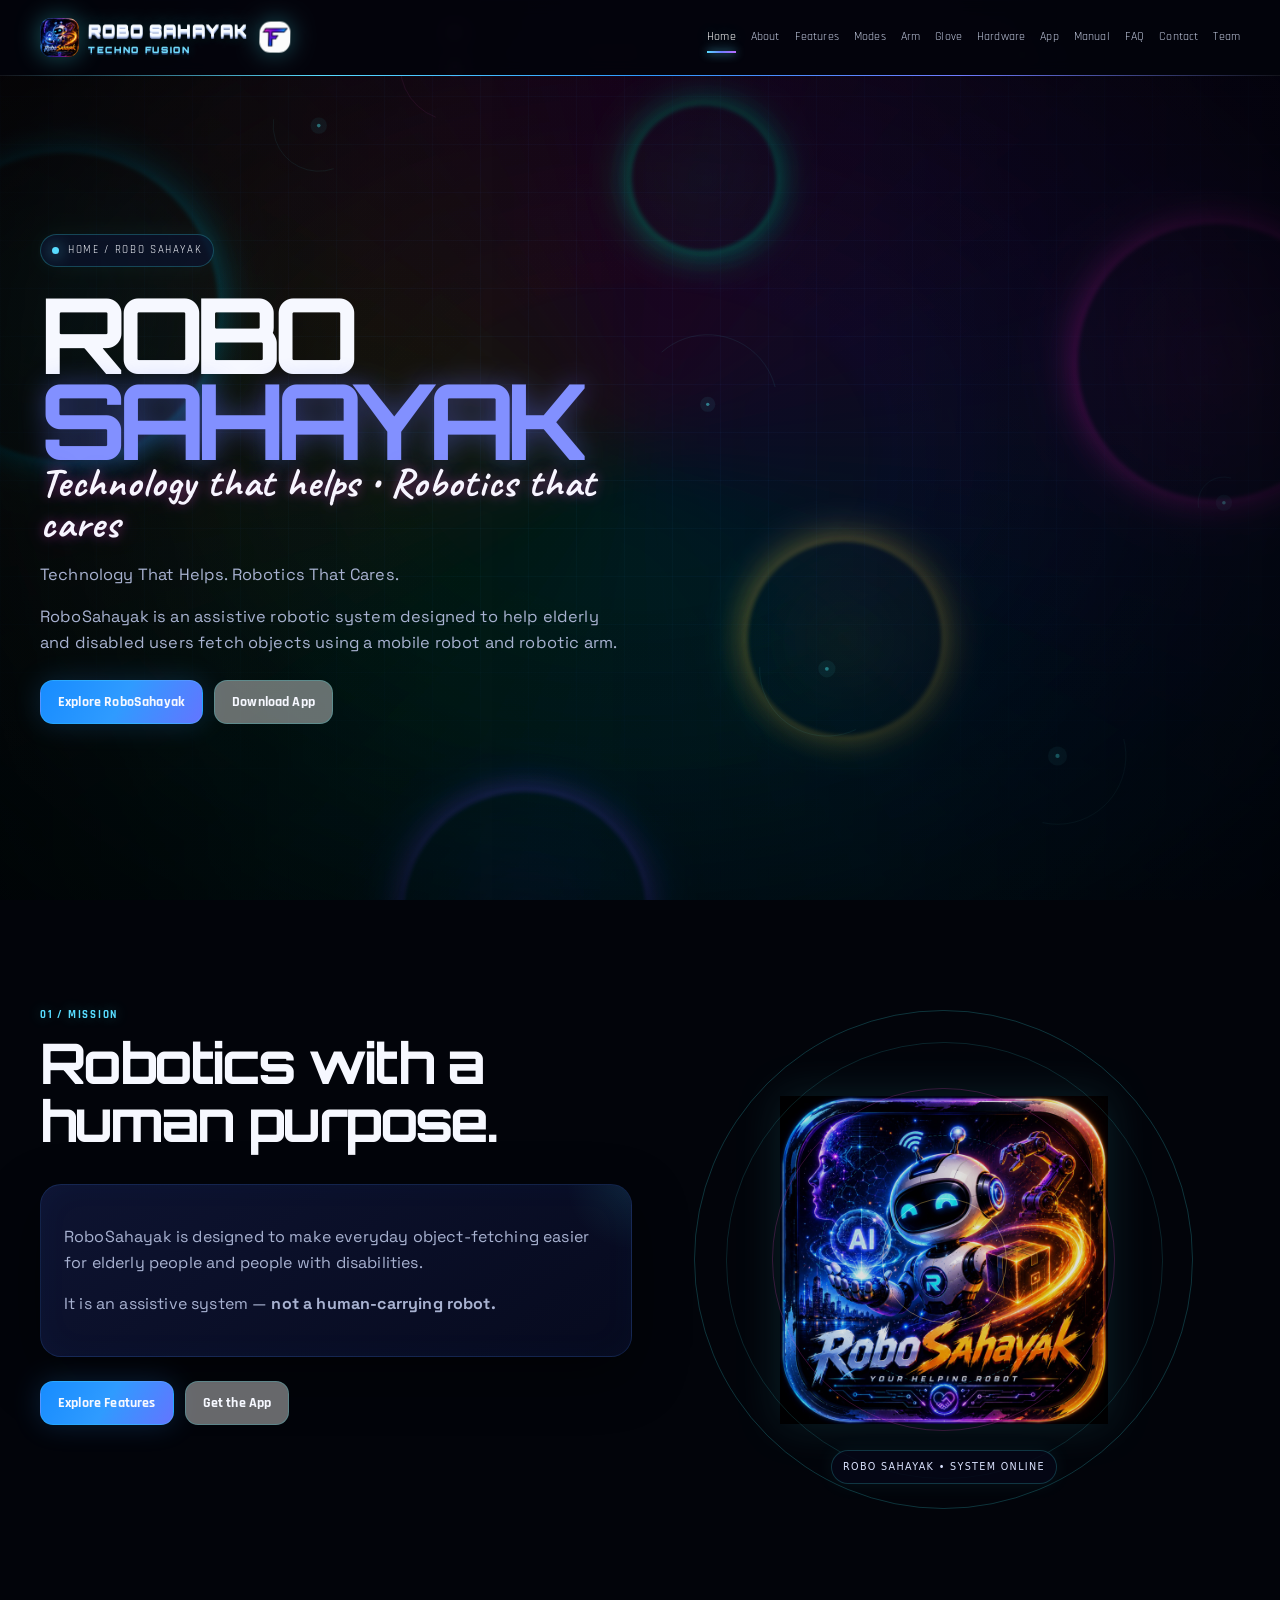
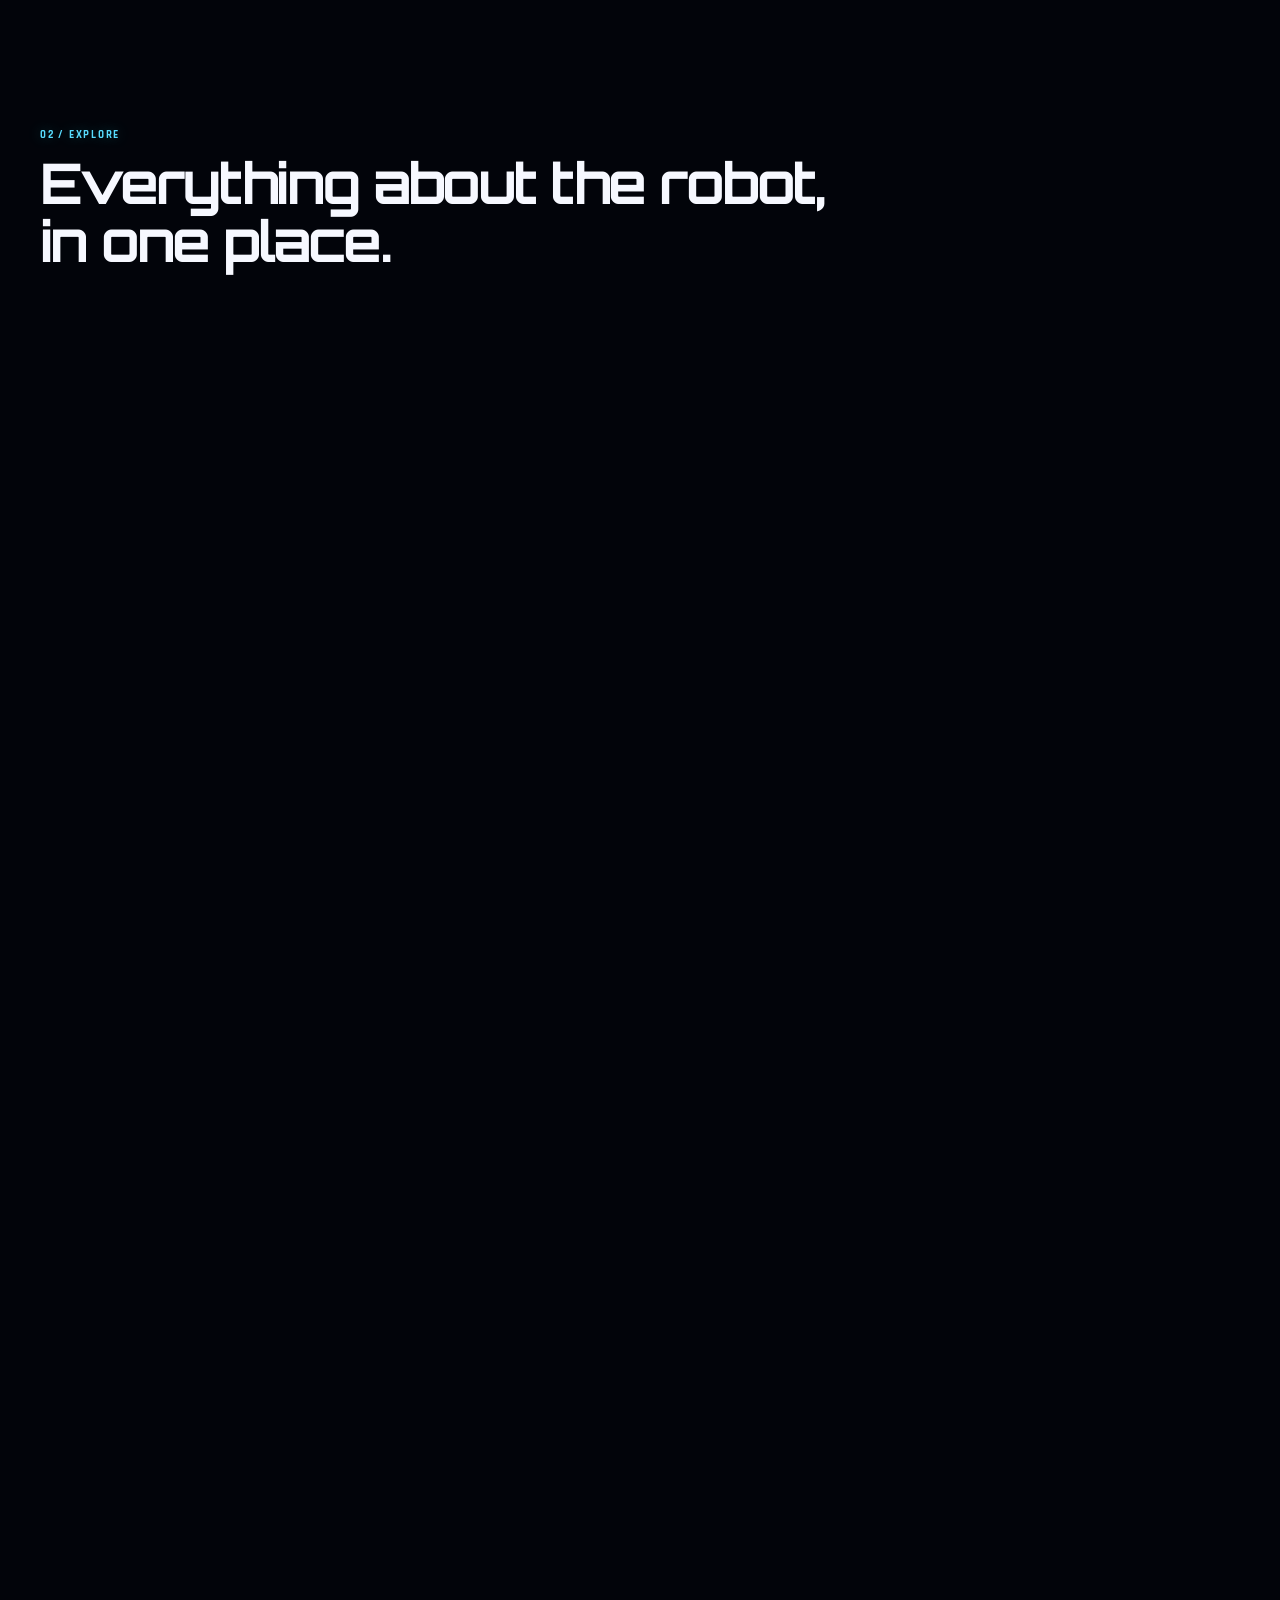
<file: index.html>
<!doctype html><html lang="en"><head><meta charset="utf-8"><meta name="theme-color" content="#02030a"><meta name="viewport" content="width=device-width,initial-scale=1"><meta name="description" content="RoboSahayak is an assistive robotic system designed to help elderly and disabled users fetch objects using a mobile robot and robotic arm."><meta property="og:title" content="RoboSahayak | Home"><meta property="og:description" content="RoboSahayak is an assistive robotic system designed to help elderly and disabled users fetch objects using a mobile robot and robotic arm."><meta property="og:type" content="website"><title>RoboSahayak | Home</title><link rel="icon" href="assets/RoboSahayak_final_logo.jpeg"><link rel="stylesheet" href="styles.css"></head><body>
<header class="nav"><div class="container navin"><a class="brand" href="index.html"><img src="assets/RoboSahayak_final_logo.jpeg" alt="RoboSahayak logo" onerror="this.style.display='none'"><div class="three-d-brand"><span class="three-d-robo">ROBO SAHAYAK</span><small class="three-d-techno">TECHNO FUSION</small></div><img class="tfmark three-d-tf" src="assets/TECHNO_FUSION_TF_logo.png" alt="TECHNO FUSION TF logo"></a><button class="menu" aria-label="Open navigation" aria-expanded="false">☰</button><nav class="links" aria-label="Main navigation"><a href="index.html">Home</a><a href="about.html">About</a><a href="features.html">Features</a><a href="modes.html">Modes</a><a href="arm.html">Arm</a><a href="glove.html">Glove</a><a href="hardware.html">Hardware</a><a href="app.html">App</a><a href="manual.html">Manual</a><a href="faq.html">FAQ</a><a href="contact.html">Contact</a><a href="team.html">Team</a></nav></div></header>
<main><section class="hero"><div class="container hero-wrap"><div class="reveal"><span class="eyebrow"><span class="dot"></span> Home / ROBO SAHAYAK</span><h1 style="margin-top:24px">ROBO<br><span class='purple'>SAHAYAK</span></h1><div class="tagline-script reveal">Technology that helps • Robotics that cares</div><p>Technology That Helps. Robotics That Cares.</p><p>RoboSahayak is an assistive robotic system designed to help elderly and disabled users fetch objects using a mobile robot and robotic arm.</p><div class="actions"><a class="btn primary" href="features.html"><span>Explore RoboSahayak</span></a><a class="btn secondary" href="app.html"><span>Download App</span></a></div></div></div></section><section><div class="container grid g2"><div class="reveal"><div class="head"><span class="kicker">01 / Mission</span><h2>Robotics with a human purpose.</h2></div><div class="card"><p>RoboSahayak is designed to make everyday object-fetching easier for elderly people and people with disabilities.</p><p style="margin-top:12px">It is an assistive system — <b>not a human-carrying robot.</b></p></div><div class="actions"><a class="btn primary" href="features.html">Explore Features</a><a class="btn secondary" href="app.html">Get the App</a></div></div><div class="hero-visual reveal"><div class="media-orbit"><div class="media-ring r1"></div><div class="media-ring r2"></div><div class="media-ring r3"></div><img class="hero-art" src="assets/RoboSahayak_hero_visual.png" alt="Futuristic RoboSahayak robot visual"><div class="media-label">ROBO SAHAYAK • SYSTEM ONLINE</div></div></div></div></section><section><div class="container"><div class="head reveal"><span class="kicker">02 / Explore</span><h2>Everything about the robot, in one place.</h2></div><div class="grid g4"><a class="card reveal" href="features.html"><div class="icon">✦</div><h3>Features</h3><p>What RoboSahayak can do.</p></a><a class="card reveal" href="modes.html"><div class="icon">05</div><h3>Modes</h3><p>Five actual operating modes.</p></a><a class="card reveal" href="hardware.html"><div class="icon">⌘</div><h3>Hardware</h3><p>Controllers, motors, drivers and power.</p></a><a class="card reveal" href="app.html"><div class="icon">▣</div><h3>Mobile App</h3><p>The app used to control the robot.</p></a><a class="card reveal" href="manual.html"><div class="icon">≡</div><h3>User Manual</h3><p>Clear exhibition-ready instructions.</p></a><a class="card reveal" href="gallery.html"><div class="icon">▧</div><h3>Gallery</h3><p>Real project images belong here.</p></a><a class="card reveal" href="faq.html"><div class="icon">?</div><h3>FAQ</h3><p>Common questions and answers.</p></a><a class="card reveal" href="contact.html"><div class="icon">↗</div><h3>Contact</h3><p>Connect with TECHNO FUSION.</p></a></div></div></section><section><div class="container grid g2"><div class="card reveal"><div class="head"><span class="kicker">03 / Sensor Pulse</span><h2>Live-style radar visualization.</h2><p>A presentation animation representing the distance-sensing concept used by RoboSahayak.</p></div><div data-radar></div></div><div class="card reveal tf-panel"><span class="kicker three-d-techno-kicker">TECHNO FUSION</span><div class="dual-logos three-d-logo-row"><img src="assets/TECHNO_FUSION_REAL_logo.png" alt="Official TECHNO FUSION logo"><img src="assets/TECHNO_FUSION_TF_logo.png" alt="TECHNO FUSION TF merged logo"></div><h3>Built by TECHNO FUSION.</h3><p>Official team branding and the TF merged mark are both part of the RoboSahayak identity.</p></div></div></section><section><div class="container"><div class="head reveal"><span class="kicker">03 / System</span><h2>From user input to robot action.</h2></div><div class="card reveal"><div class="flow"><span class="node">USER</span><span class="arrow">↓</span><span class="node">Glove / Mobile App / Voice</span><span class="arrow">↓</span><span class="node">Bluetooth</span><span class="arrow">↓</span><span class="node">Arduino UNO</span><span class="arrow">↓</span><span class="node">Drivers + Arm + Sensors</span><span class="arrow">↓</span><span class="node">ROBO SAHAYAK</span></div></div></div></section><section><div class="container"><div class="head reveal"><span class="kicker">04 / Mission Control</span><h2>RoboSahayak system simulation.</h2><p>Interactive presentation data — not live robot telemetry.</p></div><div class="mission-grid"><div class="card mission-console reveal"><div class="console-top"><span><i class="status-dot"></i> SYSTEM ONLINE</span><span>SIMULATION</span></div><div class="console-screen"><div class="console-orb"></div><div class="telemetry"><div><small>ACTIVE MODES</small><b>05</b></div><div><small>ARM</small><b>READY</b></div><div><small>BLUETOOTH</small><b>38400</b></div><div><small>SENSOR</small><b>HC-SR04</b></div></div></div></div><div class="card reveal"><span class="kicker">SIGNAL FLOW</span><div class="signal-stack"><span class="node">USER INPUT</span><span>↓</span><span class="node">PROCESSING</span><span>↓</span><span class="node">DECISION</span><span>↓</span><span class="node">ROBOT ACTION</span></div></div></div></div></section><section><div class="container"><div class="head reveal"><span class="kicker">05 / Project Journey</span><h2>From idea to RoboSahayak.</h2></div><div class="journey"><div class="journey-item reveal"><b>01</b><span>Concept</span></div><div class="journey-item reveal"><b>02</b><span>Electronics</span></div><div class="journey-item reveal"><b>03</b><span>Glove</span></div><div class="journey-item reveal"><b>04</b><span>Robotic Arm</span></div><div class="journey-item reveal"><b>05</b><span>Programming</span></div><div class="journey-item reveal"><b>06</b><span>Testing</span></div><div class="journey-item reveal"><b>07</b><span>RoboSahayak</span></div></div></div></section></main>
<footer><div class="container foot"><div><div class="brand"><span class="three-d-brand three-d-robo">ROBO SAHAYAK</span></div><p style="color:var(--muted);font-size:.8rem">Technology That Helps. Robotics That Cares.<br>TECHNO FUSION</p></div><nav><a href="index.html">Home</a><a href="about.html">About</a><a href="features.html">Features</a><a href="modes.html">Modes</a><a href="arm.html">Arm</a><a href="glove.html">Glove</a><a href="hardware.html">Hardware</a><a href="app.html">App</a><a href="manual.html">Manual</a><a href="faq.html">FAQ</a><a href="contact.html">Contact</a><a href="team.html">Team</a></nav></div><div class="container" style="margin-top:24px;color:#7f89ab;font-size:.75rem">© 2026 TECHNO FUSION. All Rights Reserved.</div><div class="creator-credit" aria-label="Created by Techno Fusion"><div class="creator-credit-line"><span class="creator-label">Created by</span><span class="creator-name">TECHNO FUSION</span><span class="creator-cursor" aria-hidden="true"></span></div></div></footer><script src="script.js"></script></body></html>
</file>
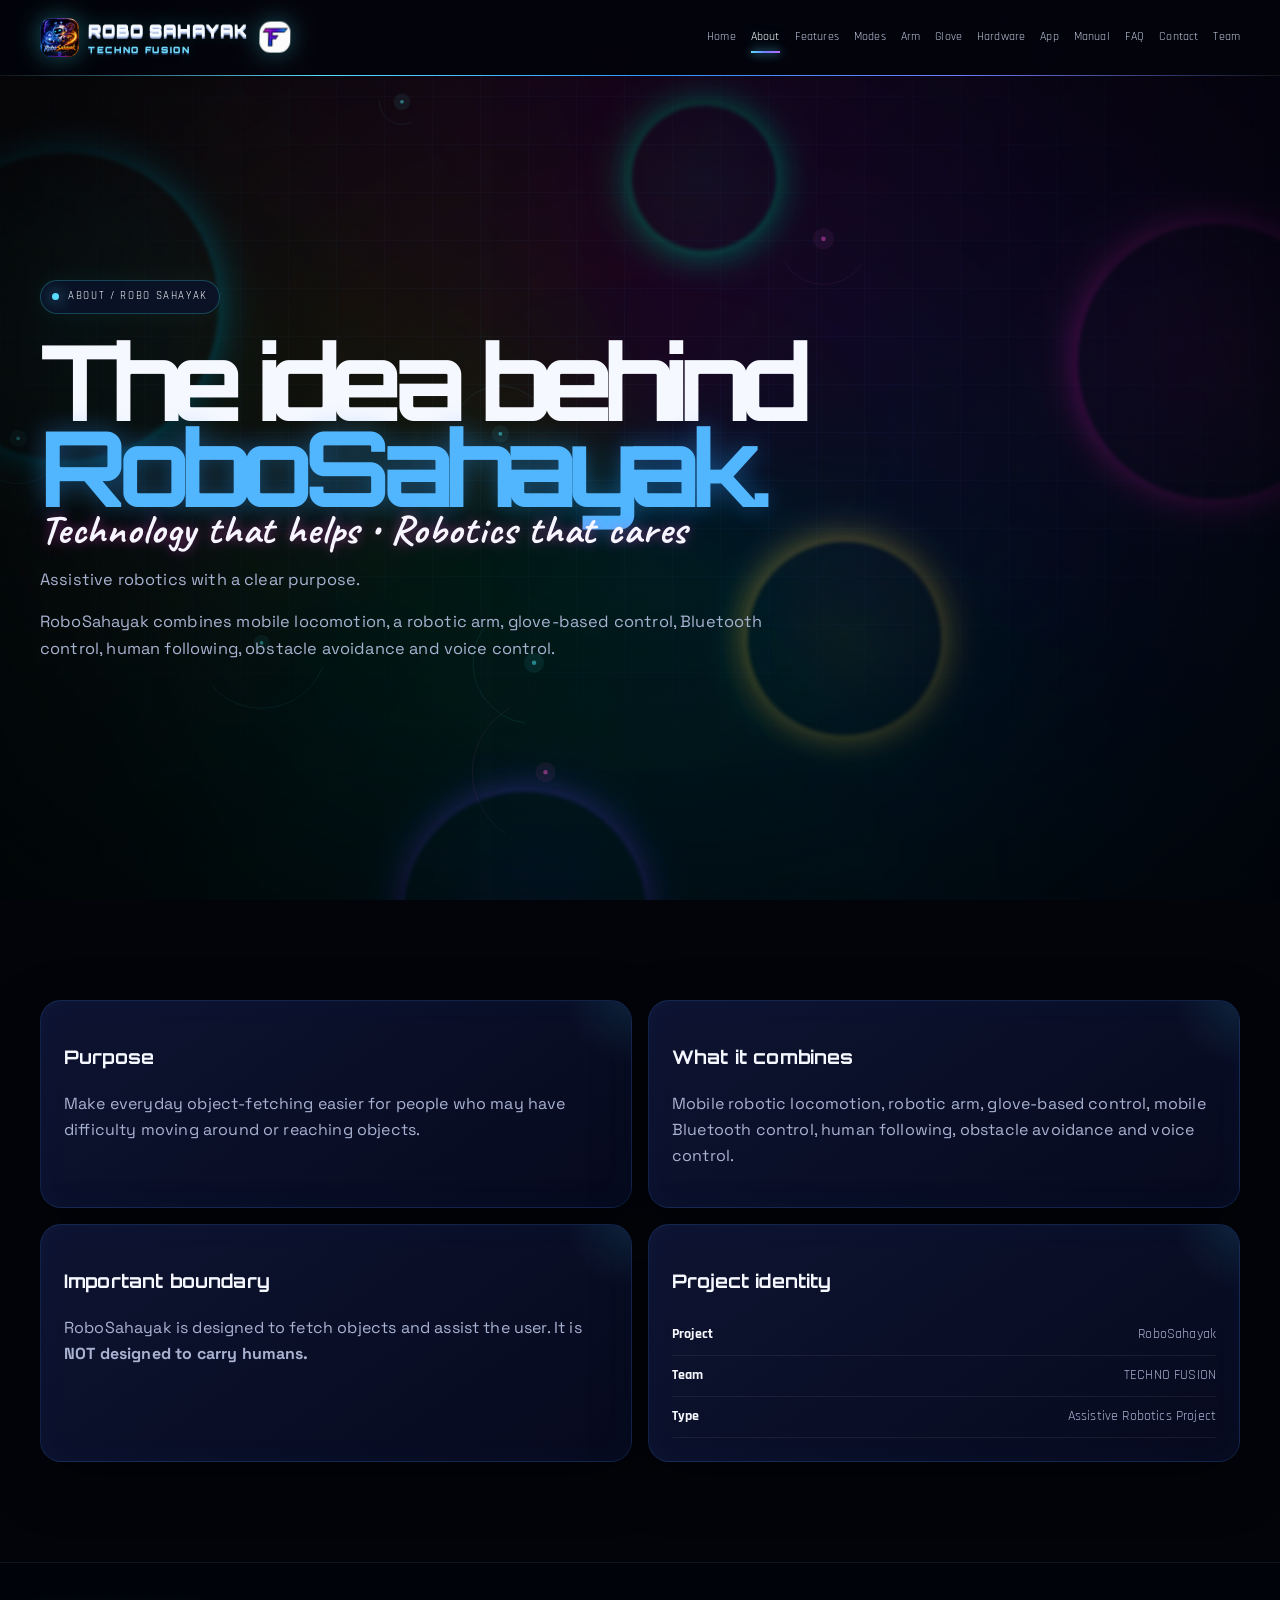
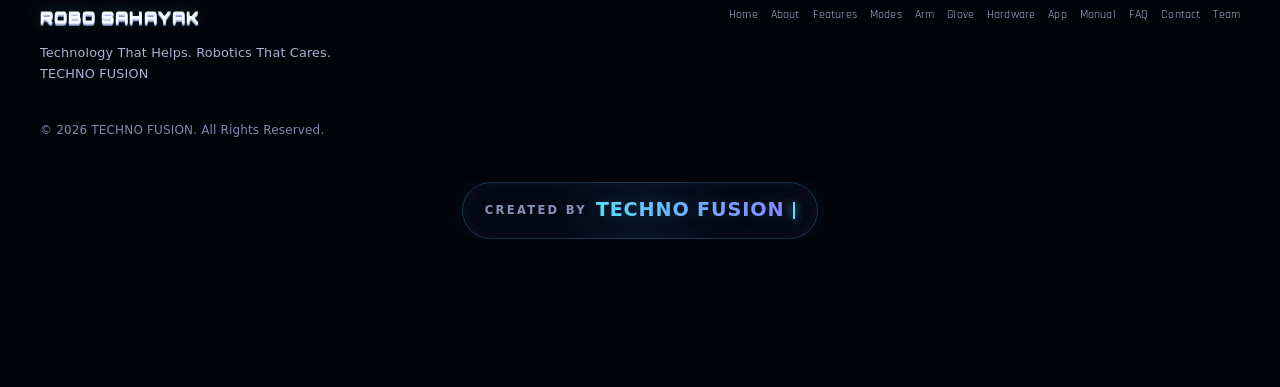
<file: about.html>
<!doctype html><html lang="en"><head><meta charset="utf-8"><meta name="theme-color" content="#02030a"><meta name="viewport" content="width=device-width,initial-scale=1"><meta name="description" content="RoboSahayak combines mobile locomotion, a robotic arm, glove-based control, Bluetooth control, human following, obstacle avoidance and voice control."><meta property="og:title" content="RoboSahayak | About"><meta property="og:description" content="RoboSahayak combines mobile locomotion, a robotic arm, glove-based control, Bluetooth control, human following, obstacle avoidance and voice control."><meta property="og:type" content="website"><title>RoboSahayak | About</title><link rel="icon" href="assets/RoboSahayak_final_logo.jpeg"><link rel="stylesheet" href="styles.css"></head><body>
<header class="nav"><div class="container navin"><a class="brand" href="index.html"><img src="assets/RoboSahayak_final_logo.jpeg" alt="RoboSahayak logo" onerror="this.style.display='none'"><div class="three-d-brand"><span class="three-d-robo">ROBO SAHAYAK</span><small class="three-d-techno">TECHNO FUSION</small></div><img class="tfmark three-d-tf" src="assets/TECHNO_FUSION_TF_logo.png" alt="TECHNO FUSION TF logo"></a><button class="menu" aria-label="Open navigation" aria-expanded="false">☰</button><nav class="links" aria-label="Main navigation"><a href="index.html">Home</a><a href="about.html">About</a><a href="features.html">Features</a><a href="modes.html">Modes</a><a href="arm.html">Arm</a><a href="glove.html">Glove</a><a href="hardware.html">Hardware</a><a href="app.html">App</a><a href="manual.html">Manual</a><a href="faq.html">FAQ</a><a href="contact.html">Contact</a><a href="team.html">Team</a></nav></div></header>
<main><section class="hero"><div class="container"><div class="reveal"><span class="eyebrow"><span class="dot"></span> About / ROBO SAHAYAK</span><h1 style="margin-top:24px">The idea behind <span class='blue'>RoboSahayak.</span></h1><div class="tagline-script reveal">Technology that helps • Robotics that cares</div><p>Assistive robotics with a clear purpose.</p><p>RoboSahayak combines mobile locomotion, a robotic arm, glove-based control, Bluetooth control, human following, obstacle avoidance and voice control.</p></div></div></section><section><div class="container grid g2"><div class="card reveal"><h3>Purpose</h3><p>Make everyday object-fetching easier for people who may have difficulty moving around or reaching objects.</p></div><div class="card reveal"><h3>What it combines</h3><p>Mobile robotic locomotion, robotic arm, glove-based control, mobile Bluetooth control, human following, obstacle avoidance and voice control.</p></div><div class="card reveal"><h3>Important boundary</h3><p>RoboSahayak is designed to fetch objects and assist the user. It is <b>NOT designed to carry humans.</b></p></div><div class="card reveal"><h3>Project identity</h3><div class="spec"><b>Project</b><span>RoboSahayak</span></div><div class="spec"><b>Team</b><span>TECHNO FUSION</span></div><div class="spec"><b>Type</b><span>Assistive Robotics Project</span></div></div></div></section></main>
<footer><div class="container foot"><div><div class="brand"><span class="three-d-brand three-d-robo">ROBO SAHAYAK</span></div><p style="color:var(--muted);font-size:.8rem">Technology That Helps. Robotics That Cares.<br>TECHNO FUSION</p></div><nav><a href="index.html">Home</a><a href="about.html">About</a><a href="features.html">Features</a><a href="modes.html">Modes</a><a href="arm.html">Arm</a><a href="glove.html">Glove</a><a href="hardware.html">Hardware</a><a href="app.html">App</a><a href="manual.html">Manual</a><a href="faq.html">FAQ</a><a href="contact.html">Contact</a><a href="team.html">Team</a></nav></div><div class="container" style="margin-top:24px;color:#7f89ab;font-size:.75rem">© 2026 TECHNO FUSION. All Rights Reserved.</div><div class="creator-credit" aria-label="Created by Techno Fusion"><div class="creator-credit-line"><span class="creator-label">Created by</span><span class="creator-name">TECHNO FUSION</span><span class="creator-cursor" aria-hidden="true"></span></div></div></footer><script src="script.js"></script></body></html>
</file>
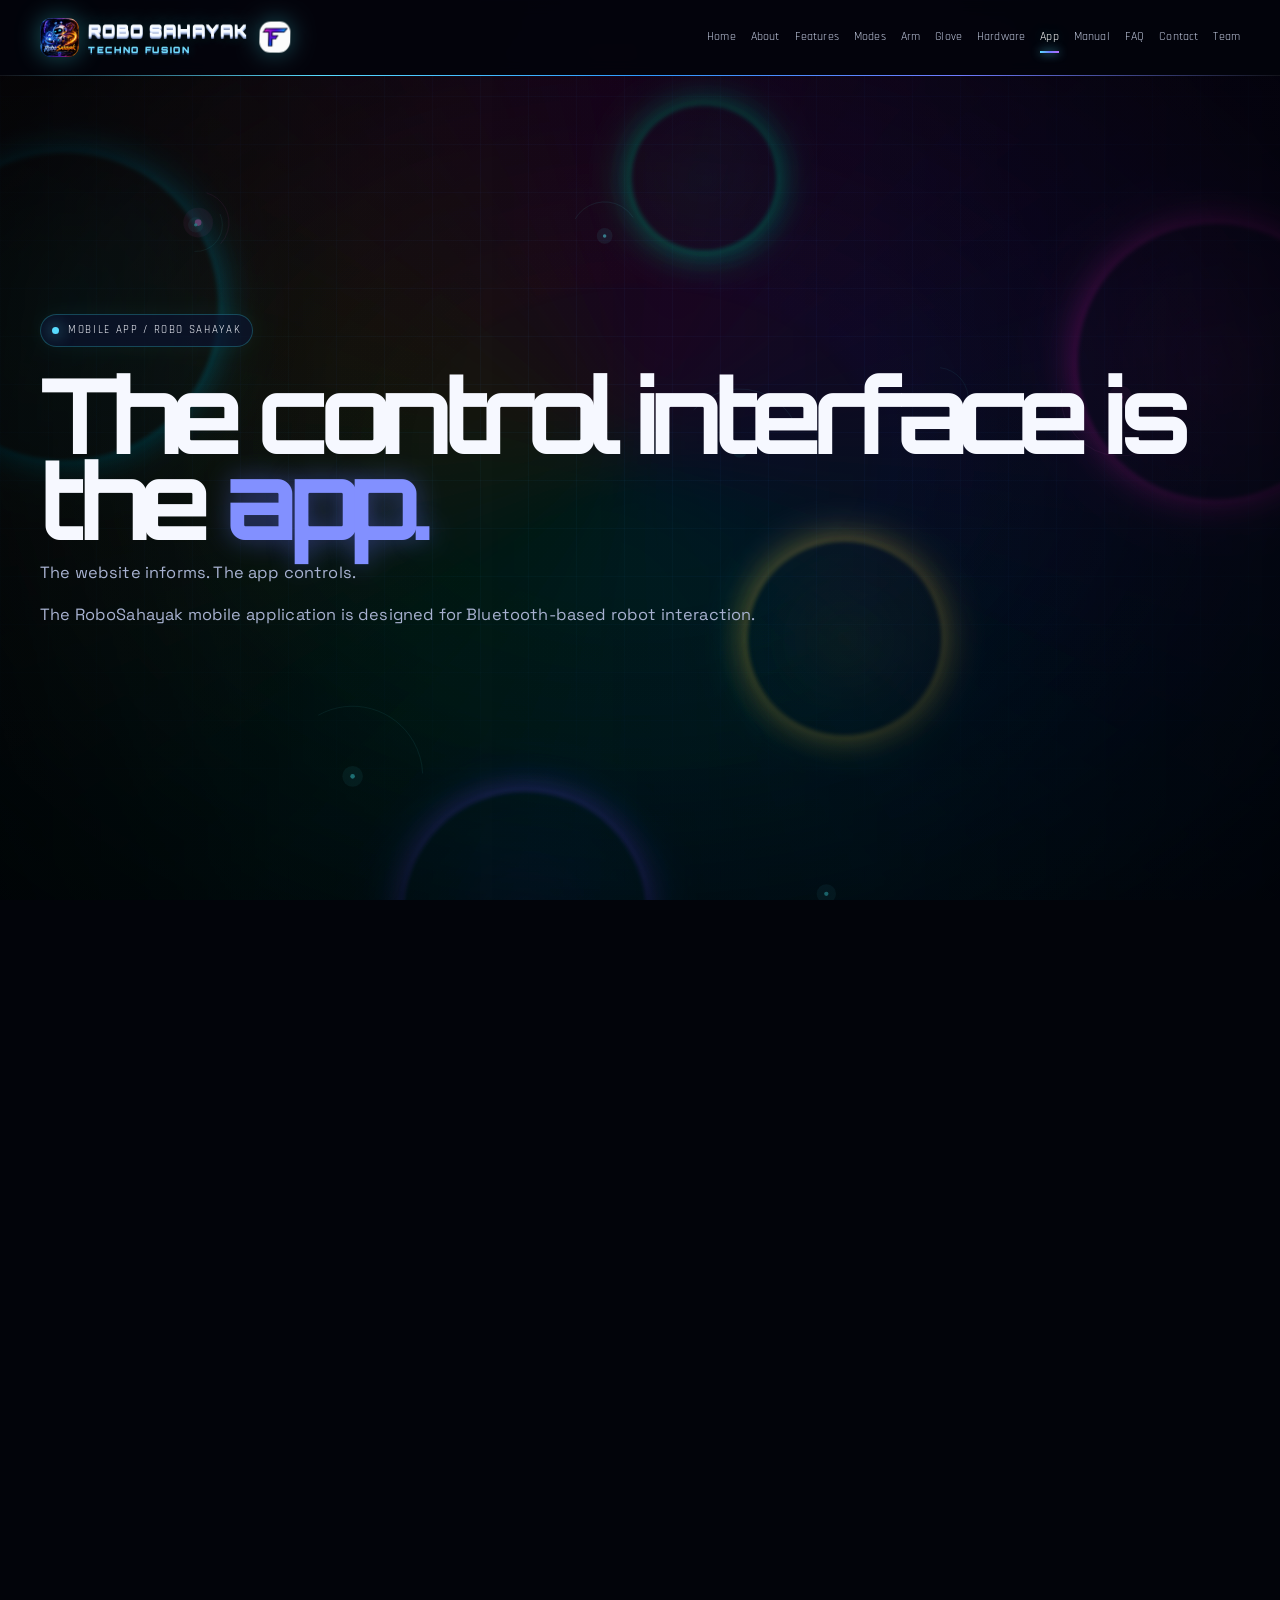
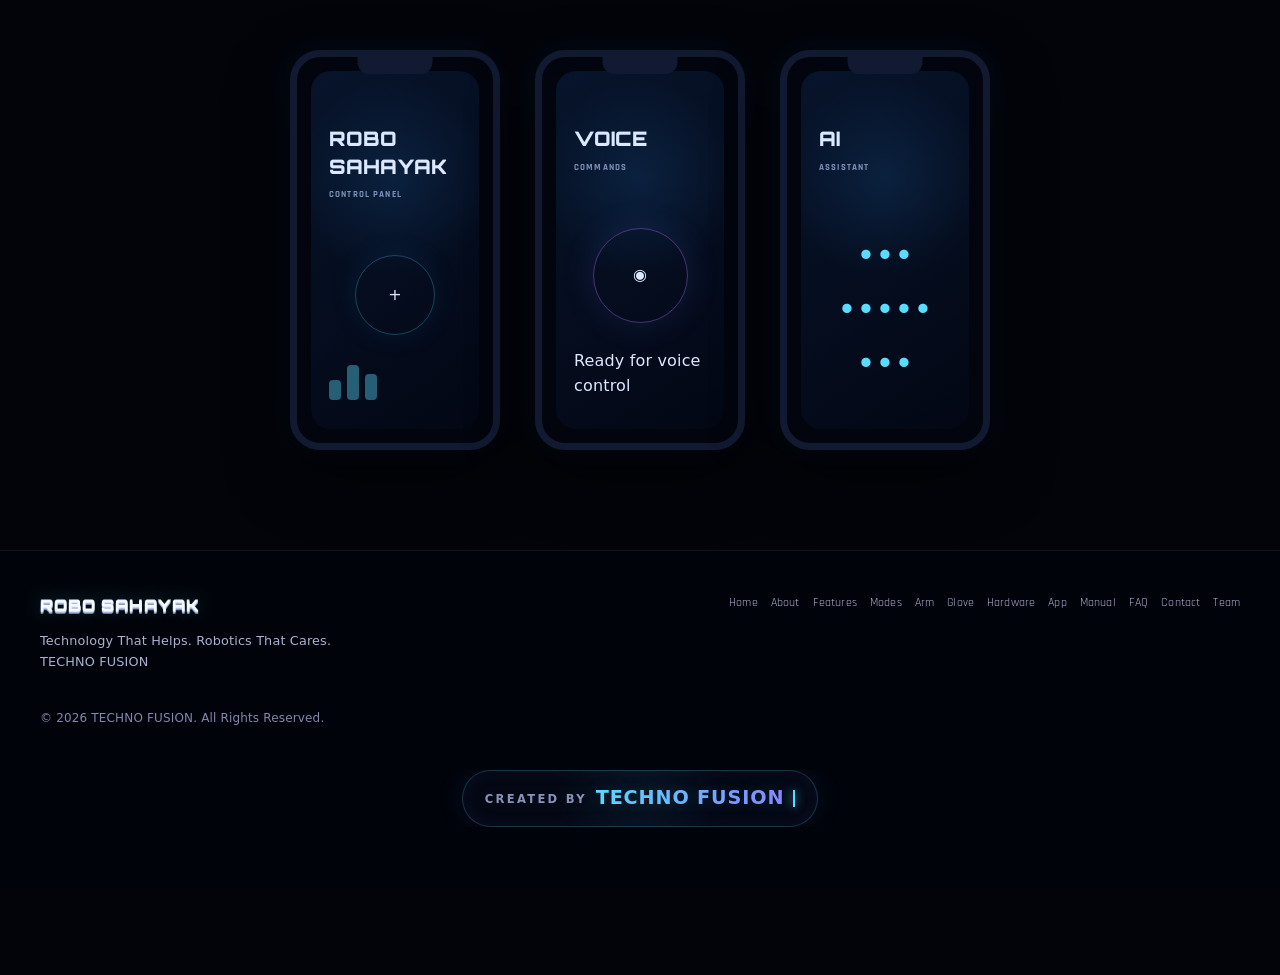
<file: app.html>
<!doctype html><html lang="en"><head><meta charset="utf-8"><meta name="theme-color" content="#02030a"><meta name="viewport" content="width=device-width,initial-scale=1"><meta name="description" content="The RoboSahayak mobile application is designed for Bluetooth-based robot interaction."><meta property="og:title" content="RoboSahayak | Mobile App"><meta property="og:description" content="The RoboSahayak mobile application is designed for Bluetooth-based robot interaction."><meta property="og:type" content="website"><title>RoboSahayak | Mobile App</title><link rel="icon" href="assets/RoboSahayak_final_logo.jpeg"><link rel="stylesheet" href="styles.css"></head><body>
<header class="nav"><div class="container navin"><a class="brand" href="index.html"><img src="assets/RoboSahayak_final_logo.jpeg" alt="RoboSahayak logo" onerror="this.style.display='none'"><div class="three-d-brand"><span class="three-d-robo">ROBO SAHAYAK</span><small class="three-d-techno">TECHNO FUSION</small></div><img class="tfmark three-d-tf" src="assets/TECHNO_FUSION_TF_logo.png" alt="TECHNO FUSION TF logo"></a><button class="menu" aria-label="Open navigation" aria-expanded="false">☰</button><nav class="links" aria-label="Main navigation"><a href="index.html">Home</a><a href="about.html">About</a><a href="features.html">Features</a><a href="modes.html">Modes</a><a href="arm.html">Arm</a><a href="glove.html">Glove</a><a href="hardware.html">Hardware</a><a href="app.html">App</a><a href="manual.html">Manual</a><a href="faq.html">FAQ</a><a href="contact.html">Contact</a><a href="team.html">Team</a></nav></div></header>
<main><section class="hero"><div class="container"><div class="reveal"><span class="eyebrow"><span class="dot"></span> Mobile App / ROBO SAHAYAK</span><h1 style="margin-top:24px">The control interface is the <span class='purple'>app.</span></h1><p>The website informs. The app controls.</p><p>The RoboSahayak mobile application is designed for Bluetooth-based robot interaction.</p></div></div></section><section><div class="container grid g2"><div class="card reveal"><h3>App features</h3><div class="flow" style="margin-top:15px"><span class="node">Control Panel</span><span class="node">Robot Control</span><span class="node">Arm Control</span><span class="node">Voice Commands</span><span class="node">Human Following</span><span class="node">Settings</span><span class="node">User Manual</span><span class="node">AI Assistant</span><span class="node">Help</span><span class="node">Feedback</span><span class="node">Customer Care</span></div></div><div class="card reveal"><h3 id="app-download-placeholder">Download RoboSahayak</h3><p>Replace the editable placeholder with your official app download URL.</p><a class="btn primary" style="width:100%;margin-top:18px" href="#app-download-placeholder">DOWNLOAD APP</a></div></div></section><section><div class="container"><div class="head reveal"><span class="kicker">08 / App Experience</span><h2>One interface. Multiple controls.</h2></div><div class="phone-showcase"><div class="phone reveal"><div class="phone-notch"></div><div class="phone-ui"><b>ROBO<br>SAHAYAK</b><span>CONTROL PANEL</span><div class="mini-joystick">+</div><div class="mini-bars"><i></i><i></i><i></i></div></div></div><div class="phone reveal"><div class="phone-notch"></div><div class="phone-ui"><b>VOICE</b><span>COMMANDS</span><div class="voice-ring">◉</div><p>Ready for voice control</p></div></div><div class="phone reveal"><div class="phone-notch"></div><div class="phone-ui"><b>AI</b><span>ASSISTANT</span><div class="ai-lines">•••<br>•••••<br>•••</div></div></div></div></div></section></main>
<footer><div class="container foot"><div><div class="brand"><span class="three-d-brand three-d-robo">ROBO SAHAYAK</span></div><p style="color:var(--muted);font-size:.8rem">Technology That Helps. Robotics That Cares.<br>TECHNO FUSION</p></div><nav><a href="index.html">Home</a><a href="about.html">About</a><a href="features.html">Features</a><a href="modes.html">Modes</a><a href="arm.html">Arm</a><a href="glove.html">Glove</a><a href="hardware.html">Hardware</a><a href="app.html">App</a><a href="manual.html">Manual</a><a href="faq.html">FAQ</a><a href="contact.html">Contact</a><a href="team.html">Team</a></nav></div><div class="container" style="margin-top:24px;color:#7f89ab;font-size:.75rem">© 2026 TECHNO FUSION. All Rights Reserved.</div><div class="creator-credit" aria-label="Created by Techno Fusion"><div class="creator-credit-line"><span class="creator-label">Created by</span><span class="creator-name">TECHNO FUSION</span><span class="creator-cursor" aria-hidden="true"></span></div></div></footer><script src="script.js"></script></body></html>
</file>
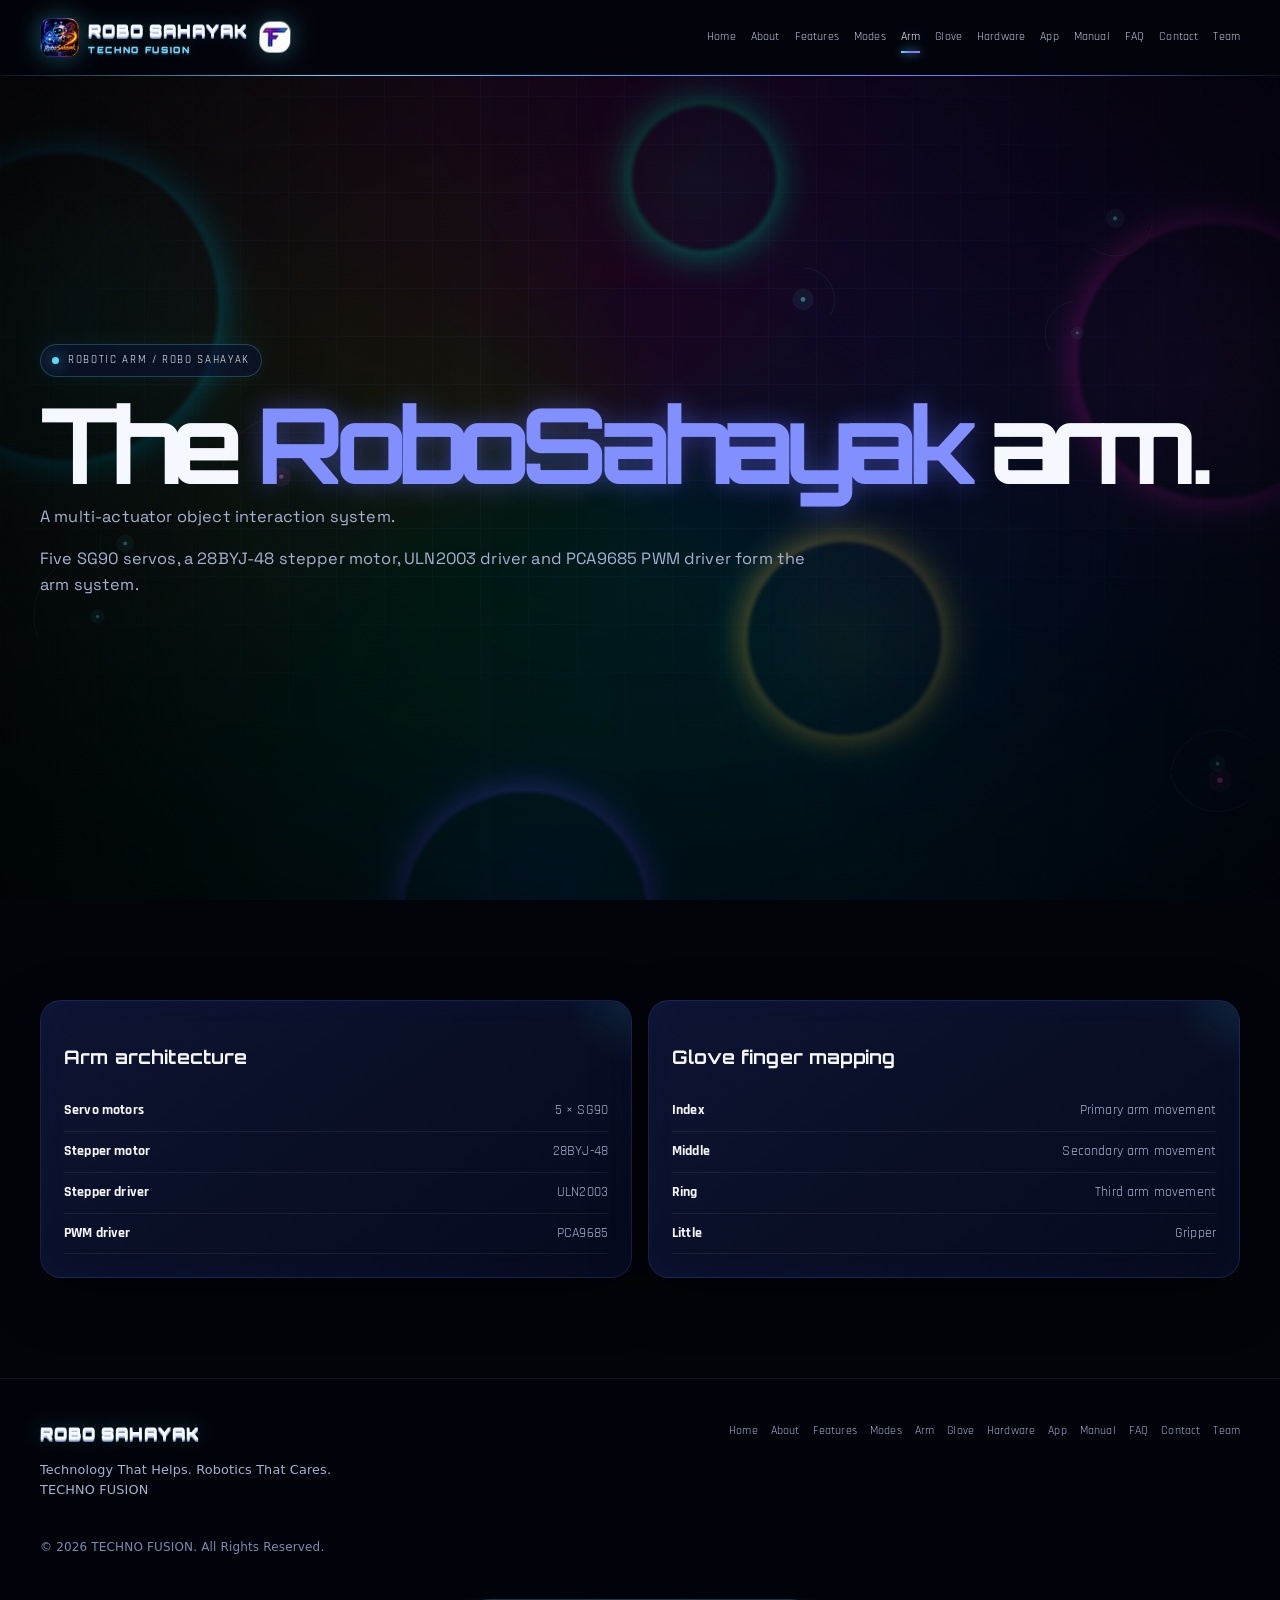
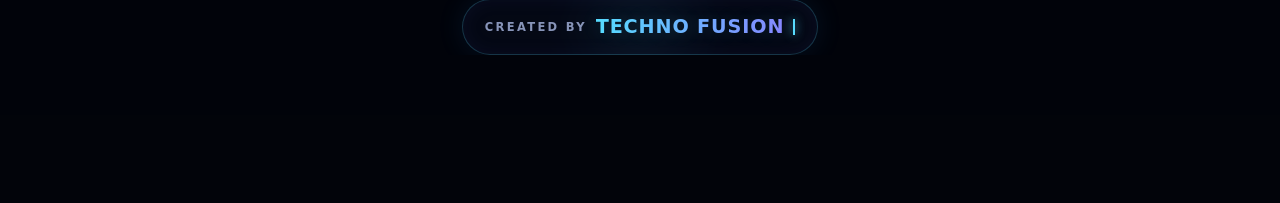
<file: arm.html>
<!doctype html><html lang="en"><head><meta charset="utf-8"><meta name="theme-color" content="#02030a"><meta name="viewport" content="width=device-width,initial-scale=1"><meta name="description" content="Five SG90 servos, a 28BYJ-48 stepper motor, ULN2003 driver and PCA9685 PWM driver form the arm system."><meta property="og:title" content="RoboSahayak | Robotic Arm"><meta property="og:description" content="Five SG90 servos, a 28BYJ-48 stepper motor, ULN2003 driver and PCA9685 PWM driver form the arm system."><meta property="og:type" content="website"><title>RoboSahayak | Robotic Arm</title><link rel="icon" href="assets/RoboSahayak_final_logo.jpeg"><link rel="stylesheet" href="styles.css"></head><body>
<header class="nav"><div class="container navin"><a class="brand" href="index.html"><img src="assets/RoboSahayak_final_logo.jpeg" alt="RoboSahayak logo" onerror="this.style.display='none'"><div class="three-d-brand"><span class="three-d-robo">ROBO SAHAYAK</span><small class="three-d-techno">TECHNO FUSION</small></div><img class="tfmark three-d-tf" src="assets/TECHNO_FUSION_TF_logo.png" alt="TECHNO FUSION TF logo"></a><button class="menu" aria-label="Open navigation" aria-expanded="false">☰</button><nav class="links" aria-label="Main navigation"><a href="index.html">Home</a><a href="about.html">About</a><a href="features.html">Features</a><a href="modes.html">Modes</a><a href="arm.html">Arm</a><a href="glove.html">Glove</a><a href="hardware.html">Hardware</a><a href="app.html">App</a><a href="manual.html">Manual</a><a href="faq.html">FAQ</a><a href="contact.html">Contact</a><a href="team.html">Team</a></nav></div></header>
<main><section class="hero"><div class="container"><div class="reveal"><span class="eyebrow"><span class="dot"></span> Robotic Arm / ROBO SAHAYAK</span><h1 style="margin-top:24px">The <span class='purple'>RoboSahayak</span> arm.</h1><p>A multi-actuator object interaction system.</p><p>Five SG90 servos, a 28BYJ-48 stepper motor, ULN2003 driver and PCA9685 PWM driver form the arm system.</p></div></div></section><section><div class="container grid g2"><div class="card reveal"><h3>Arm architecture</h3><div class="spec"><b>Servo motors</b><span>5 × SG90</span></div><div class="spec"><b>Stepper motor</b><span>28BYJ-48</span></div><div class="spec"><b>Stepper driver</b><span>ULN2003</span></div><div class="spec"><b>PWM driver</b><span>PCA9685</span></div></div><div class="card reveal"><h3>Glove finger mapping</h3><div class="spec"><b>Index</b><span>Primary arm movement</span></div><div class="spec"><b>Middle</b><span>Secondary arm movement</span></div><div class="spec"><b>Ring</b><span>Third arm movement</span></div><div class="spec"><b>Little</b><span>Gripper</span></div></div></div></section></main>
<footer><div class="container foot"><div><div class="brand"><span class="three-d-brand three-d-robo">ROBO SAHAYAK</span></div><p style="color:var(--muted);font-size:.8rem">Technology That Helps. Robotics That Cares.<br>TECHNO FUSION</p></div><nav><a href="index.html">Home</a><a href="about.html">About</a><a href="features.html">Features</a><a href="modes.html">Modes</a><a href="arm.html">Arm</a><a href="glove.html">Glove</a><a href="hardware.html">Hardware</a><a href="app.html">App</a><a href="manual.html">Manual</a><a href="faq.html">FAQ</a><a href="contact.html">Contact</a><a href="team.html">Team</a></nav></div><div class="container" style="margin-top:24px;color:#7f89ab;font-size:.75rem">© 2026 TECHNO FUSION. All Rights Reserved.</div><div class="creator-credit" aria-label="Created by Techno Fusion"><div class="creator-credit-line"><span class="creator-label">Created by</span><span class="creator-name">TECHNO FUSION</span><span class="creator-cursor" aria-hidden="true"></span></div></div></footer><script src="script.js"></script></body></html>
</file>
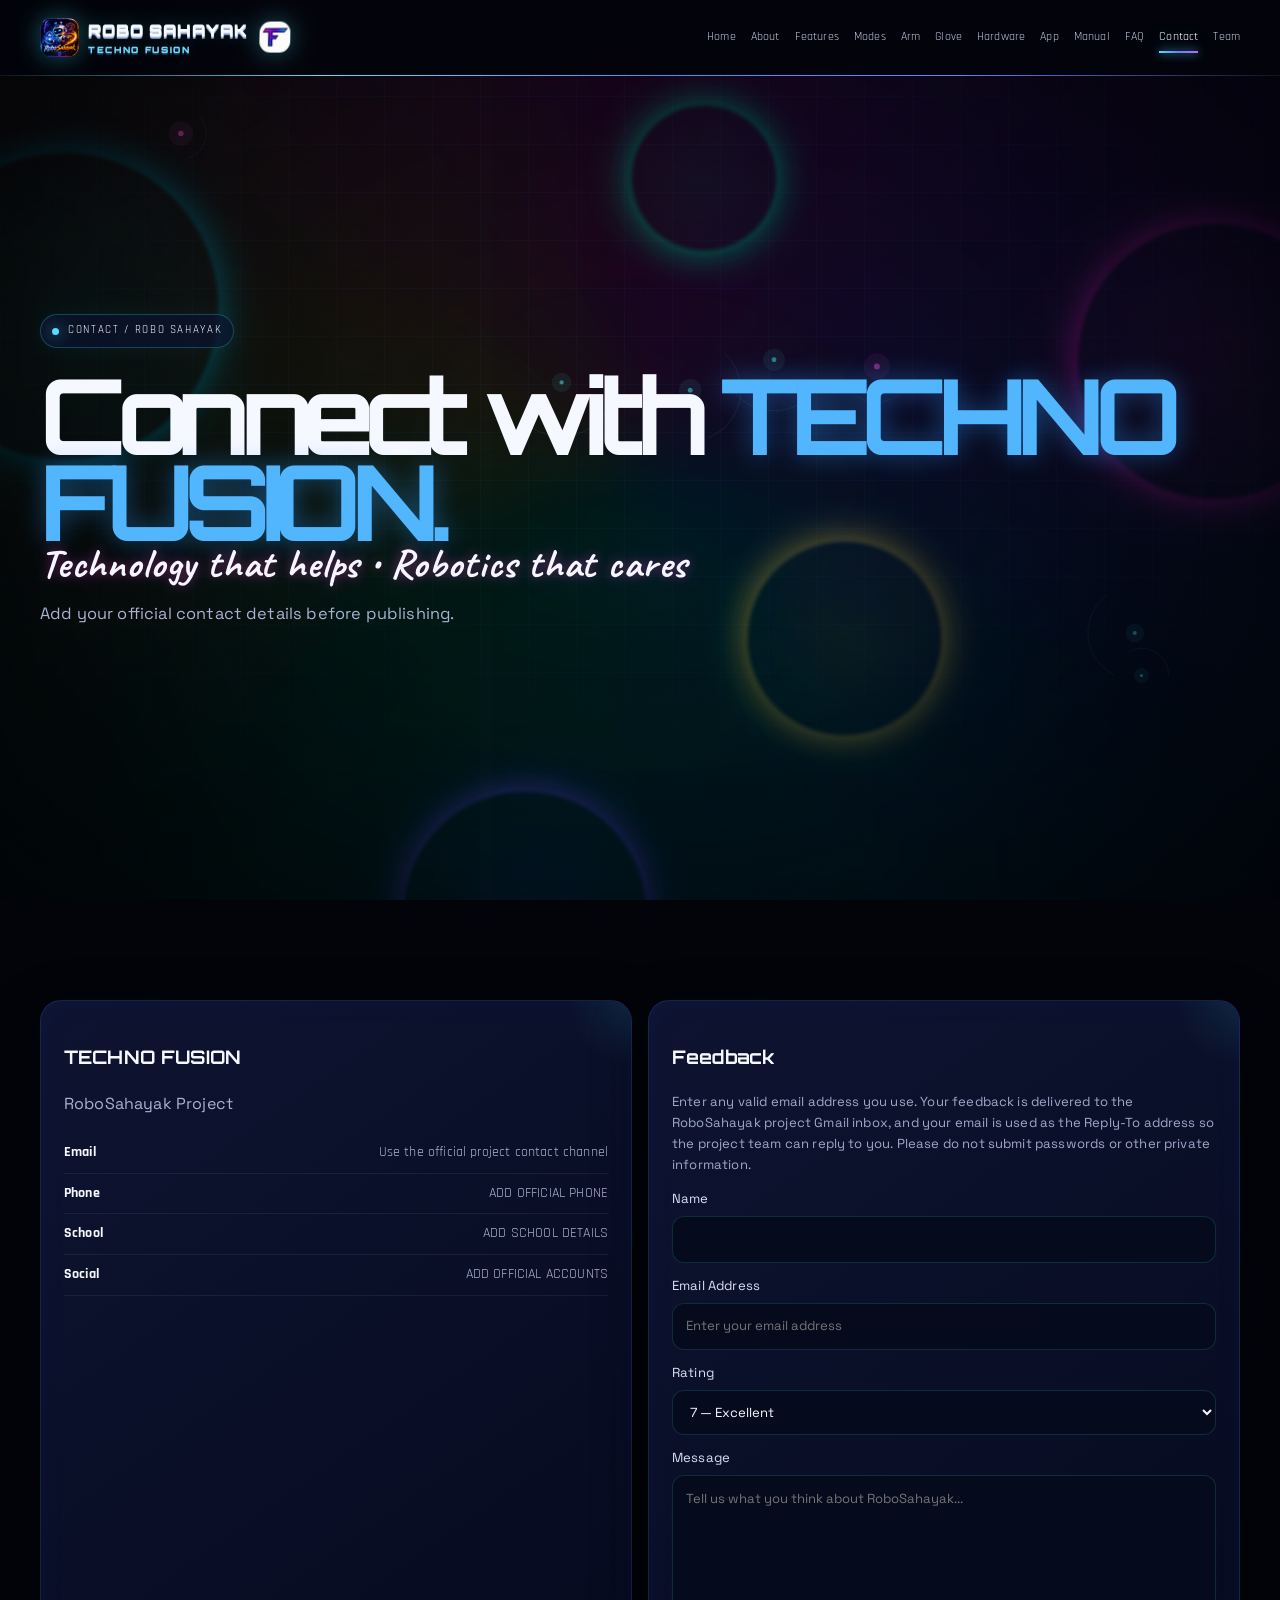
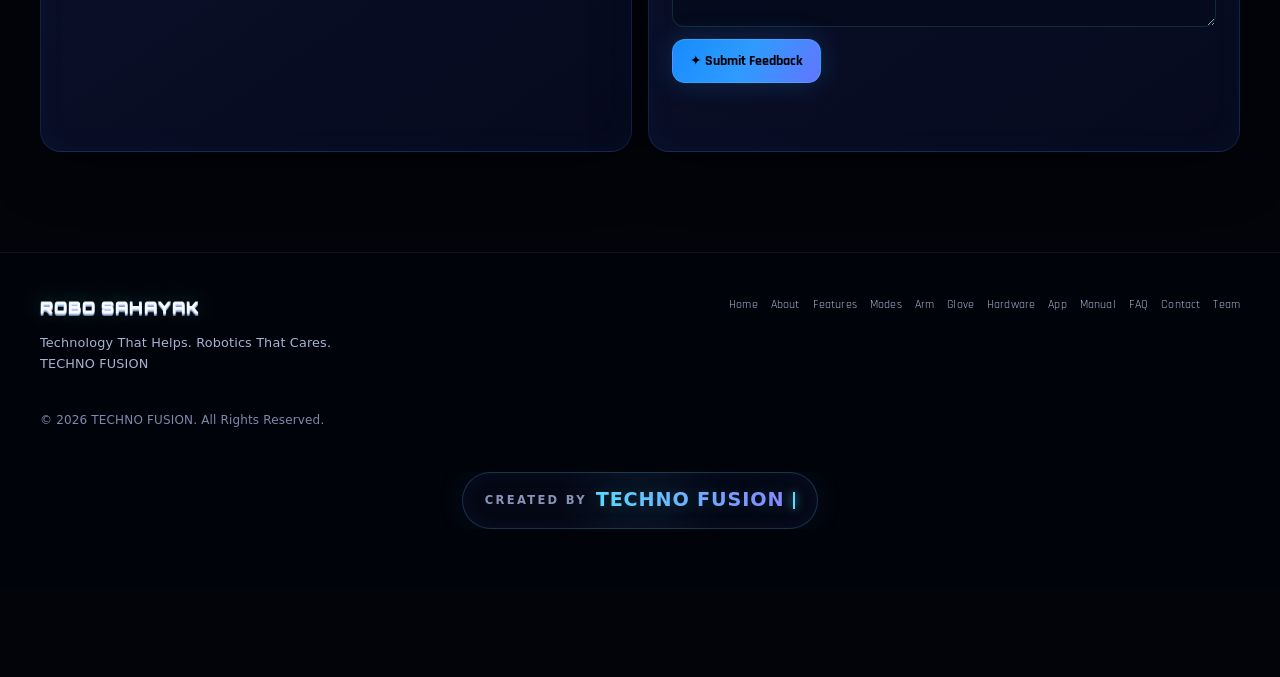
<file: contact.html>
<!doctype html><html lang="en"><head><meta charset="utf-8"><meta name="theme-color" content="#02030a"><meta name="viewport" content="width=device-width,initial-scale=1"><meta name="description" content="Contact TECHNO FUSION and send feedback about the RoboSahayak assistive robotics project."><meta property="og:title" content="RoboSahayak | Contact"><meta property="og:description" content=""><meta property="og:type" content="website"><title>RoboSahayak | Contact</title><link rel="icon" href="assets/RoboSahayak_final_logo.jpeg"><link rel="stylesheet" href="styles.css"></head><body>
<header class="nav"><div class="container navin"><a class="brand" href="index.html"><img src="assets/RoboSahayak_final_logo.jpeg" alt="RoboSahayak logo" onerror="this.style.display='none'"><div class="three-d-brand"><span class="three-d-robo">ROBO SAHAYAK</span><small class="three-d-techno">TECHNO FUSION</small></div><img class="tfmark three-d-tf" src="assets/TECHNO_FUSION_TF_logo.png" alt="TECHNO FUSION TF logo"></a><button class="menu" aria-label="Open navigation" aria-expanded="false">☰</button><nav class="links" aria-label="Main navigation"><a href="index.html">Home</a><a href="about.html">About</a><a href="features.html">Features</a><a href="modes.html">Modes</a><a href="arm.html">Arm</a><a href="glove.html">Glove</a><a href="hardware.html">Hardware</a><a href="app.html">App</a><a href="manual.html">Manual</a><a href="faq.html">FAQ</a><a href="contact.html">Contact</a><a href="team.html">Team</a></nav></div></header>
<main><section class="hero"><div class="container"><div class="reveal"><span class="eyebrow"><span class="dot"></span> Contact / ROBO SAHAYAK</span><h1 style="margin-top:24px">Connect with <span class='blue'>TECHNO FUSION.</span></h1><div class="tagline-script reveal">Technology that helps • Robotics that cares</div><p>Add your official contact details before publishing.</p><p></p></div></div></section><section><div class="container grid g2"><div class="card reveal"><h3>TECHNO FUSION</h3><p>RoboSahayak Project</p><div class="spec"><b>Email</b><span>Use the official project contact channel</span></div><div class="spec"><b>Phone</b><span>ADD OFFICIAL PHONE</span></div><div class="spec"><b>School</b><span>ADD SCHOOL DETAILS</span></div><div class="spec"><b>Social</b><span>ADD OFFICIAL ACCOUNTS</span></div></div><div class="card reveal"><h3>Feedback</h3><p class="form-note">Enter any valid email address you use. Your feedback is delivered to the RoboSahayak project Gmail inbox, and your email is used as the Reply-To address so the project team can reply to you. Please do not submit passwords or other private information.</p><form data-feedback-form action="https://formsubmit.co/ajax/sarthaksharmabokaro915@gmail.com" method="POST" accept-charset="UTF-8"><input type="hidden" name="_subject" value="RoboSahayak Website Feedback"><input type="hidden" name="_template" value="table"><input type="hidden" name="_captcha" value="true"><input type="hidden" name="_url" value=""><input type="text" name="_honey" tabindex="-1" autocomplete="off" aria-hidden="true" class="hp-field"><label for="feedback-name">Name<input id="feedback-name" name="name" autocomplete="name" required></label><label for="feedback-email">Email Address<input id="feedback-email" name="email" type="email" autocomplete="email" inputmode="email" placeholder="Enter your email address" required></label><label for="feedback-rating">Rating<select id="feedback-rating" name="rating" required><option value="7 — Excellent">7 — Excellent</option><option value="6 — Very good">6 — Very good</option><option value="5 — Good">5 — Good</option><option value="4 — Good">4 — Good</option><option value="3 — Average">3 — Average</option><option value="2 — Needs improvement">2 — Needs improvement</option><option value="1 — Poor">1 — Poor</option></select></label><label for="feedback-message">Message<textarea id="feedback-message" name="message" rows="6" required placeholder="Tell us what you think about RoboSahayak..."></textarea></label><button class="btn primary" type="submit">✦ Submit Feedback</button><p class="form-status" aria-live="polite" role="status"></p></form></div></div></div></section></main>
<footer><div class="container foot"><div><div class="brand"><span class="three-d-brand three-d-robo">ROBO SAHAYAK</span></div><p style="color:var(--muted);font-size:.8rem">Technology That Helps. Robotics That Cares.<br>TECHNO FUSION</p></div><nav><a href="index.html">Home</a><a href="about.html">About</a><a href="features.html">Features</a><a href="modes.html">Modes</a><a href="arm.html">Arm</a><a href="glove.html">Glove</a><a href="hardware.html">Hardware</a><a href="app.html">App</a><a href="manual.html">Manual</a><a href="faq.html">FAQ</a><a href="contact.html">Contact</a><a href="team.html">Team</a></nav></div><div class="container" style="margin-top:24px;color:#7f89ab;font-size:.75rem">© 2026 TECHNO FUSION. All Rights Reserved.</div><div class="creator-credit" aria-label="Created by Techno Fusion"><div class="creator-credit-line"><span class="creator-label">Created by</span><span class="creator-name">TECHNO FUSION</span><span class="creator-cursor" aria-hidden="true"></span></div></div></footer><script src="script.js"></script></body></html>
</file>
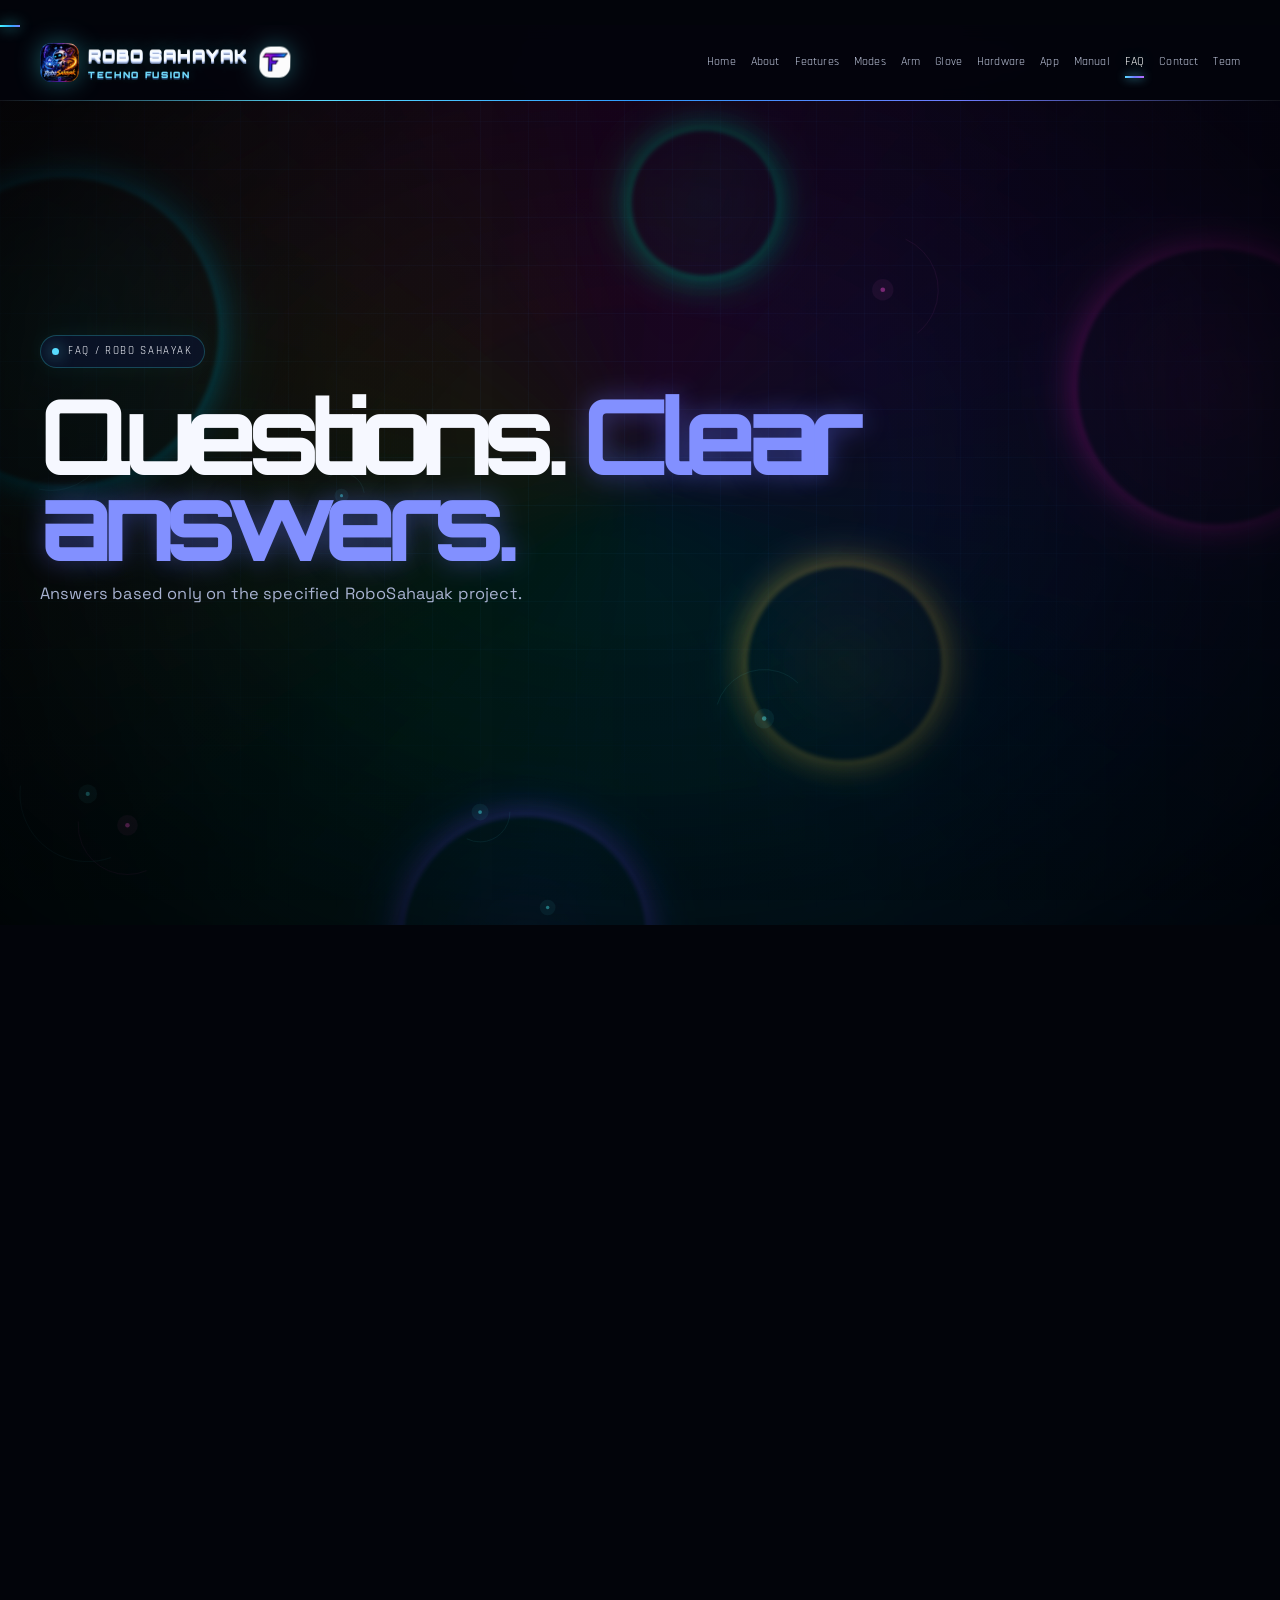
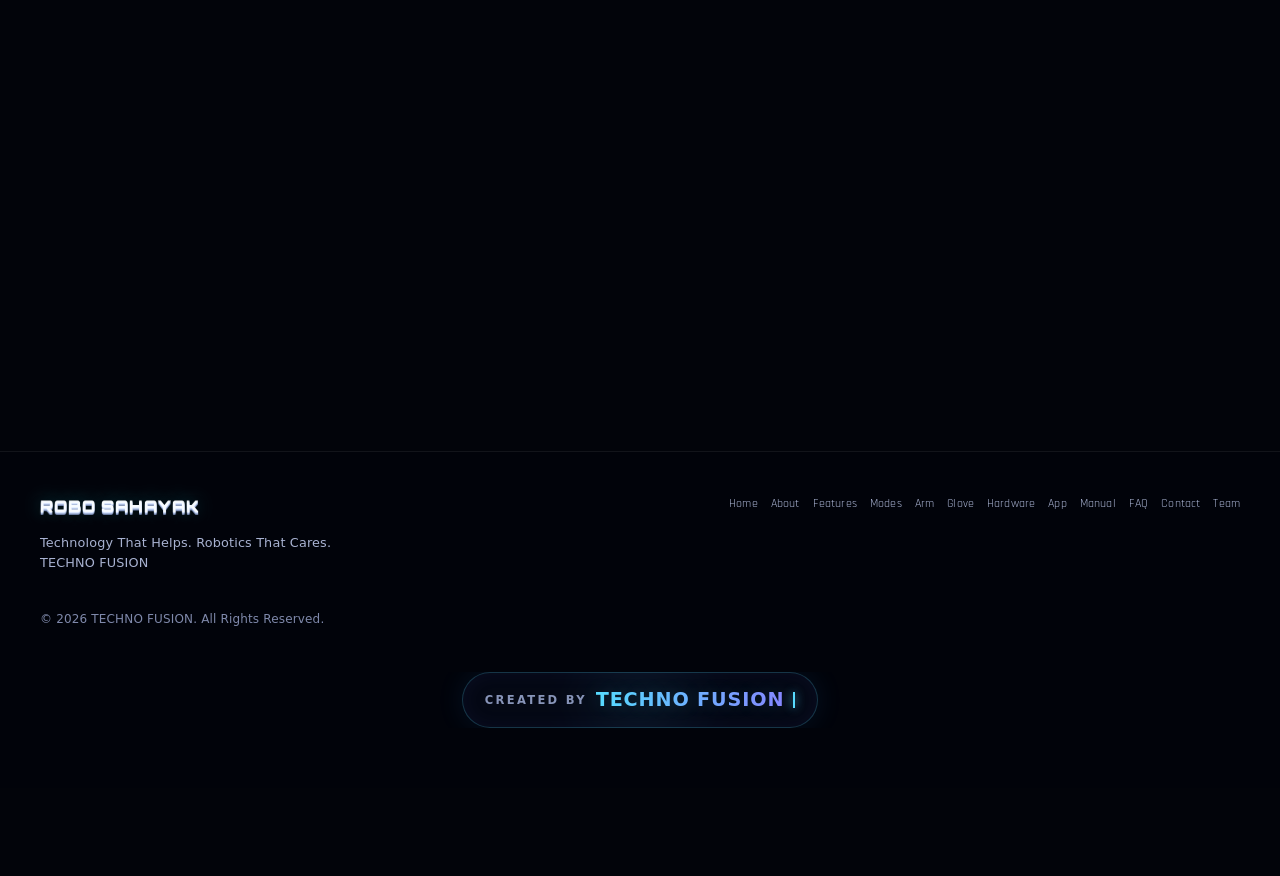
<file: faq.html>
<!doctype html><html lang="en"><head><meta charset="utf-8"><meta name="theme-color" content="#02030a"><meta name="viewport" content="width=device-width,initial-scale=1"><meta name="description" content="Frequently asked questions about RoboSahayak, its controls, hardware, modes and operation."><meta property="og:title" content="RoboSahayak | FAQ"><meta property="og:description" content=""><meta property="og:type" content="website"><title>RoboSahayak | FAQ</title><link rel="icon" href="assets/RoboSahayak_final_logo.jpeg"><link rel="stylesheet" href="styles.css"></head><body>
<header class="nav"><div class="container navin"><a class="brand" href="index.html"><img src="assets/RoboSahayak_final_logo.jpeg" alt="RoboSahayak logo" onerror="this.style.display='none'"><div class="three-d-brand"><span class="three-d-robo">ROBO SAHAYAK</span><small class="three-d-techno">TECHNO FUSION</small></div><img class="tfmark three-d-tf" src="assets/TECHNO_FUSION_TF_logo.png" alt="TECHNO FUSION TF logo"></a><button class="menu" aria-label="Open navigation" aria-expanded="false">☰</button><nav class="links" aria-label="Main navigation"><a href="index.html">Home</a><a href="about.html">About</a><a href="features.html">Features</a><a href="modes.html">Modes</a><a href="arm.html">Arm</a><a href="glove.html">Glove</a><a href="hardware.html">Hardware</a><a href="app.html">App</a><a href="manual.html">Manual</a><a href="faq.html">FAQ</a><a href="contact.html">Contact</a><a href="team.html">Team</a></nav></div></header>
<main><section class="hero"><div class="container"><div class="reveal"><span class="eyebrow"><span class="dot"></span> FAQ / ROBO SAHAYAK</span><h1 style="margin-top:24px">Questions. <span class='purple'>Clear answers.</span></h1><p>Answers based only on the specified RoboSahayak project.</p><p></p></div></div></section><section><div class="container"><details class="reveal"><summary>What is RoboSahayak?</summary><p>An assistive mobile robotic system designed to help elderly and disabled users fetch objects using a robotic arm.</p></details><details class="reveal"><summary>Who is it designed to help?</summary><p>Elderly people and people with disabilities who may have difficulty moving around or reaching objects.</p></details><details class="reveal"><summary>Can it carry a person?</summary><p>No. It is not designed to carry humans.</p></details><details class="reveal"><summary>How is it controlled?</summary><p>Glove Mode, Mobile Bluetooth Control Mode, Human Following Mode, Obstacle Avoidance Mode and Voice Control Mode.</p></details><details class="reveal"><summary>What Bluetooth modules are used?</summary><p>Two HC-05 modules; Nano is Master, UNO is Slave, communication baud rate is 38400.</p></details><details class="reveal"><summary>What microcontrollers are used?</summary><p>Arduino UNO SMD for the robot and Arduino Nano for the glove.</p></details><details class="reveal"><summary>How does the glove work?</summary><p>MPU6050 handles tilt/orientation and five flex sensors detect finger bending. Thumb position switches control mode.</p></details><details class="reveal"><summary>How does human following work?</summary><p>HC-SR04 measures distance: 0–39 cm backward, 40–42 cm stop, 43–100 cm forward.</p></details><details class="reveal"><summary>How does obstacle avoidance work?</summary><p>The HC-SR04 ultrasonic sensor detects obstacles to support avoidance behavior.</p></details><details class="reveal"><summary>How is the arm controlled?</summary><p>Five SG90 servos, 28BYJ-48 stepper, ULN2003 and PCA9685 form the arm system; specified glove fingers map to arm functions.</p></details><details class="reveal"><summary>What happens after inactivity?</summary><p>In Glove and Mobile Bluetooth modes, after 2 minutes the robot moves backward for 1 second.</p></details><details class="reveal"><summary>What are the five modes?</summary><p>Glove, Mobile Bluetooth Control, Human Following, Obstacle Avoidance and Voice Control.</p></details><details class="reveal"><summary>Is the app available?</summary><p>The website provides an editable place for the official download link.</p></details><details class="reveal"><summary>Who developed it?</summary><p>TECHNO FUSION.</p></details></div></section></main>
<footer><div class="container foot"><div><div class="brand"><span class="three-d-brand three-d-robo">ROBO SAHAYAK</span></div><p style="color:var(--muted);font-size:.8rem">Technology That Helps. Robotics That Cares.<br>TECHNO FUSION</p></div><nav><a href="index.html">Home</a><a href="about.html">About</a><a href="features.html">Features</a><a href="modes.html">Modes</a><a href="arm.html">Arm</a><a href="glove.html">Glove</a><a href="hardware.html">Hardware</a><a href="app.html">App</a><a href="manual.html">Manual</a><a href="faq.html">FAQ</a><a href="contact.html">Contact</a><a href="team.html">Team</a></nav></div><div class="container" style="margin-top:24px;color:#7f89ab;font-size:.75rem">© 2026 TECHNO FUSION. All Rights Reserved.</div><div class="creator-credit" aria-label="Created by Techno Fusion"><div class="creator-credit-line"><span class="creator-label">Created by</span><span class="creator-name">TECHNO FUSION</span><span class="creator-cursor" aria-hidden="true"></span></div></div></footer><script src="script.js"></script></body></html>
</file>
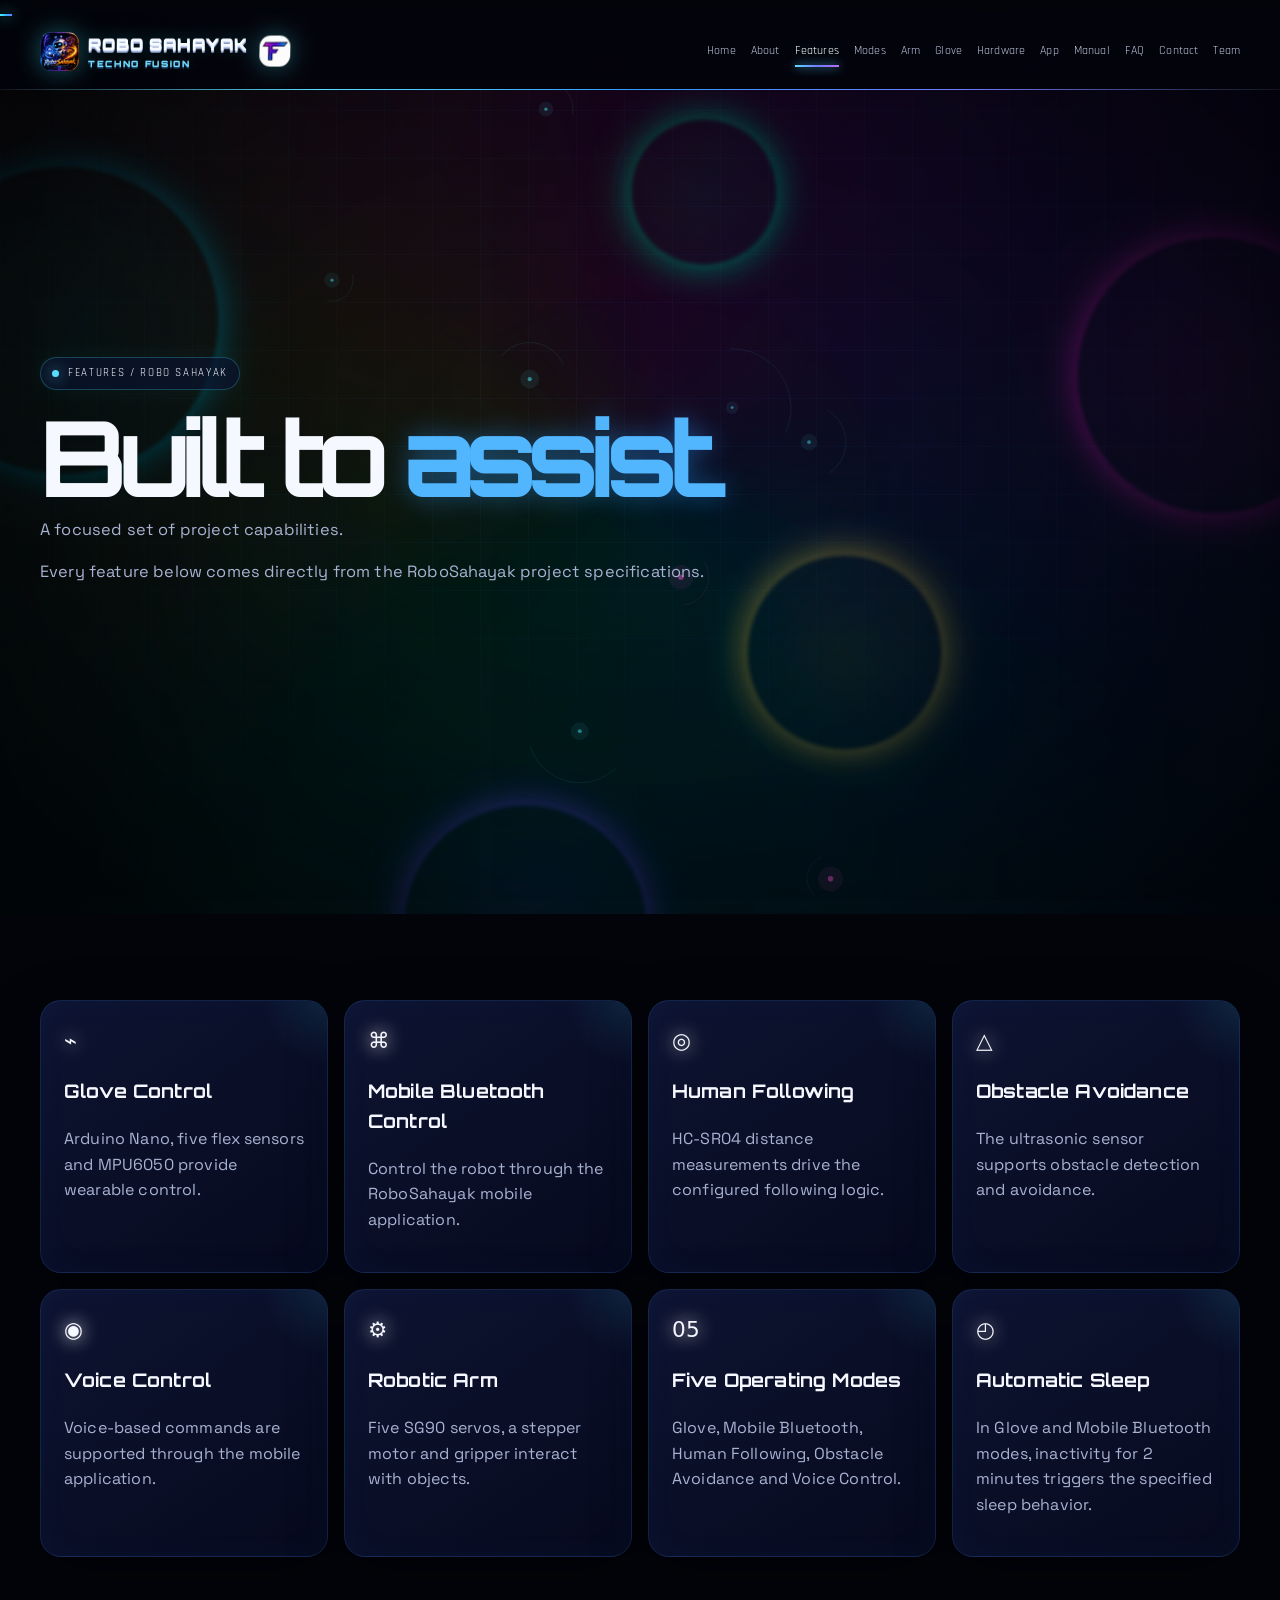
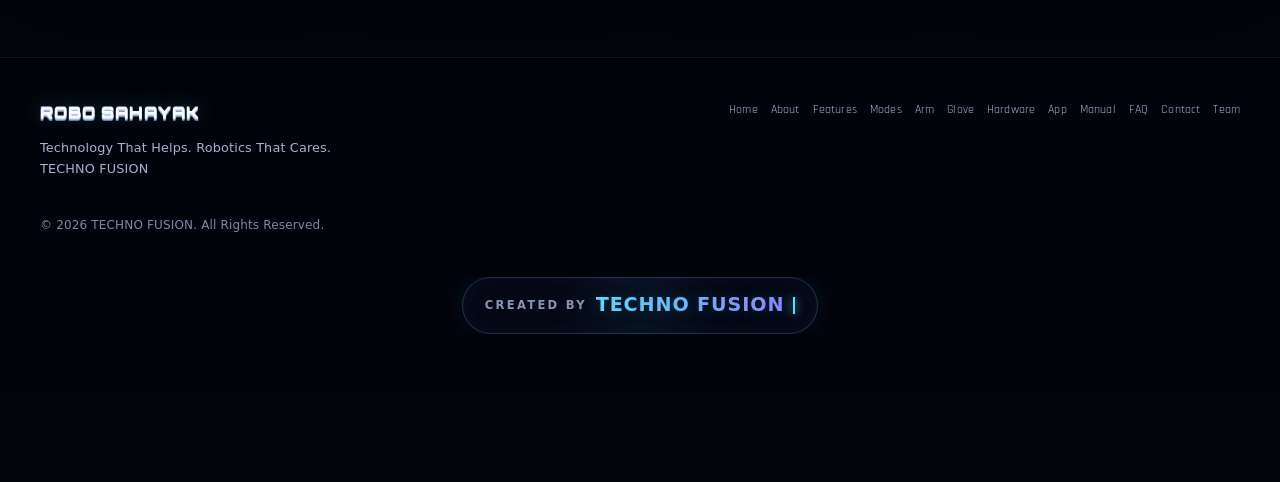
<file: features.html>
<!doctype html><html lang="en"><head><meta charset="utf-8"><meta name="theme-color" content="#02030a"><meta name="viewport" content="width=device-width,initial-scale=1"><meta name="description" content="Every feature below comes directly from the RoboSahayak project specifications."><meta property="og:title" content="RoboSahayak | Features"><meta property="og:description" content="Every feature below comes directly from the RoboSahayak project specifications."><meta property="og:type" content="website"><title>RoboSahayak | Features</title><link rel="icon" href="assets/RoboSahayak_final_logo.jpeg"><link rel="stylesheet" href="styles.css"></head><body>
<header class="nav"><div class="container navin"><a class="brand" href="index.html"><img src="assets/RoboSahayak_final_logo.jpeg" alt="RoboSahayak logo" onerror="this.style.display='none'"><div class="three-d-brand"><span class="three-d-robo">ROBO SAHAYAK</span><small class="three-d-techno">TECHNO FUSION</small></div><img class="tfmark three-d-tf" src="assets/TECHNO_FUSION_TF_logo.png" alt="TECHNO FUSION TF logo"></a><button class="menu" aria-label="Open navigation" aria-expanded="false">☰</button><nav class="links" aria-label="Main navigation"><a href="index.html">Home</a><a href="about.html">About</a><a href="features.html">Features</a><a href="modes.html">Modes</a><a href="arm.html">Arm</a><a href="glove.html">Glove</a><a href="hardware.html">Hardware</a><a href="app.html">App</a><a href="manual.html">Manual</a><a href="faq.html">FAQ</a><a href="contact.html">Contact</a><a href="team.html">Team</a></nav></div></header>
<main><section class="hero"><div class="container"><div class="reveal"><span class="eyebrow"><span class="dot"></span> Features / ROBO SAHAYAK</span><h1 style="margin-top:24px">Built to <span class='blue'>assist.</span></h1><p>A focused set of project capabilities.</p><p>Every feature below comes directly from the RoboSahayak project specifications.</p></div></div></section><section><div class="container grid g4"><div class="card reveal"><div class="icon">⌁</div><h3>Glove Control</h3><p>Arduino Nano, five flex sensors and MPU6050 provide wearable control.</p></div><div class="card reveal"><div class="icon">⌘</div><h3>Mobile Bluetooth Control</h3><p>Control the robot through the RoboSahayak mobile application.</p></div><div class="card reveal"><div class="icon">◎</div><h3>Human Following</h3><p>HC-SR04 distance measurements drive the configured following logic.</p></div><div class="card reveal"><div class="icon">△</div><h3>Obstacle Avoidance</h3><p>The ultrasonic sensor supports obstacle detection and avoidance.</p></div><div class="card reveal"><div class="icon">◉</div><h3>Voice Control</h3><p>Voice-based commands are supported through the mobile application.</p></div><div class="card reveal"><div class="icon">⚙</div><h3>Robotic Arm</h3><p>Five SG90 servos, a stepper motor and gripper interact with objects.</p></div><div class="card reveal"><div class="icon">05</div><h3>Five Operating Modes</h3><p>Glove, Mobile Bluetooth, Human Following, Obstacle Avoidance and Voice Control.</p></div><div class="card reveal"><div class="icon">◴</div><h3>Automatic Sleep</h3><p>In Glove and Mobile Bluetooth modes, inactivity for 2 minutes triggers the specified sleep behavior.</p></div></div></section></main>
<footer><div class="container foot"><div><div class="brand"><span class="three-d-brand three-d-robo">ROBO SAHAYAK</span></div><p style="color:var(--muted);font-size:.8rem">Technology That Helps. Robotics That Cares.<br>TECHNO FUSION</p></div><nav><a href="index.html">Home</a><a href="about.html">About</a><a href="features.html">Features</a><a href="modes.html">Modes</a><a href="arm.html">Arm</a><a href="glove.html">Glove</a><a href="hardware.html">Hardware</a><a href="app.html">App</a><a href="manual.html">Manual</a><a href="faq.html">FAQ</a><a href="contact.html">Contact</a><a href="team.html">Team</a></nav></div><div class="container" style="margin-top:24px;color:#7f89ab;font-size:.75rem">© 2026 TECHNO FUSION. All Rights Reserved.</div><div class="creator-credit" aria-label="Created by Techno Fusion"><div class="creator-credit-line"><span class="creator-label">Created by</span><span class="creator-name">TECHNO FUSION</span><span class="creator-cursor" aria-hidden="true"></span></div></div></footer><script src="script.js"></script></body></html>
</file>
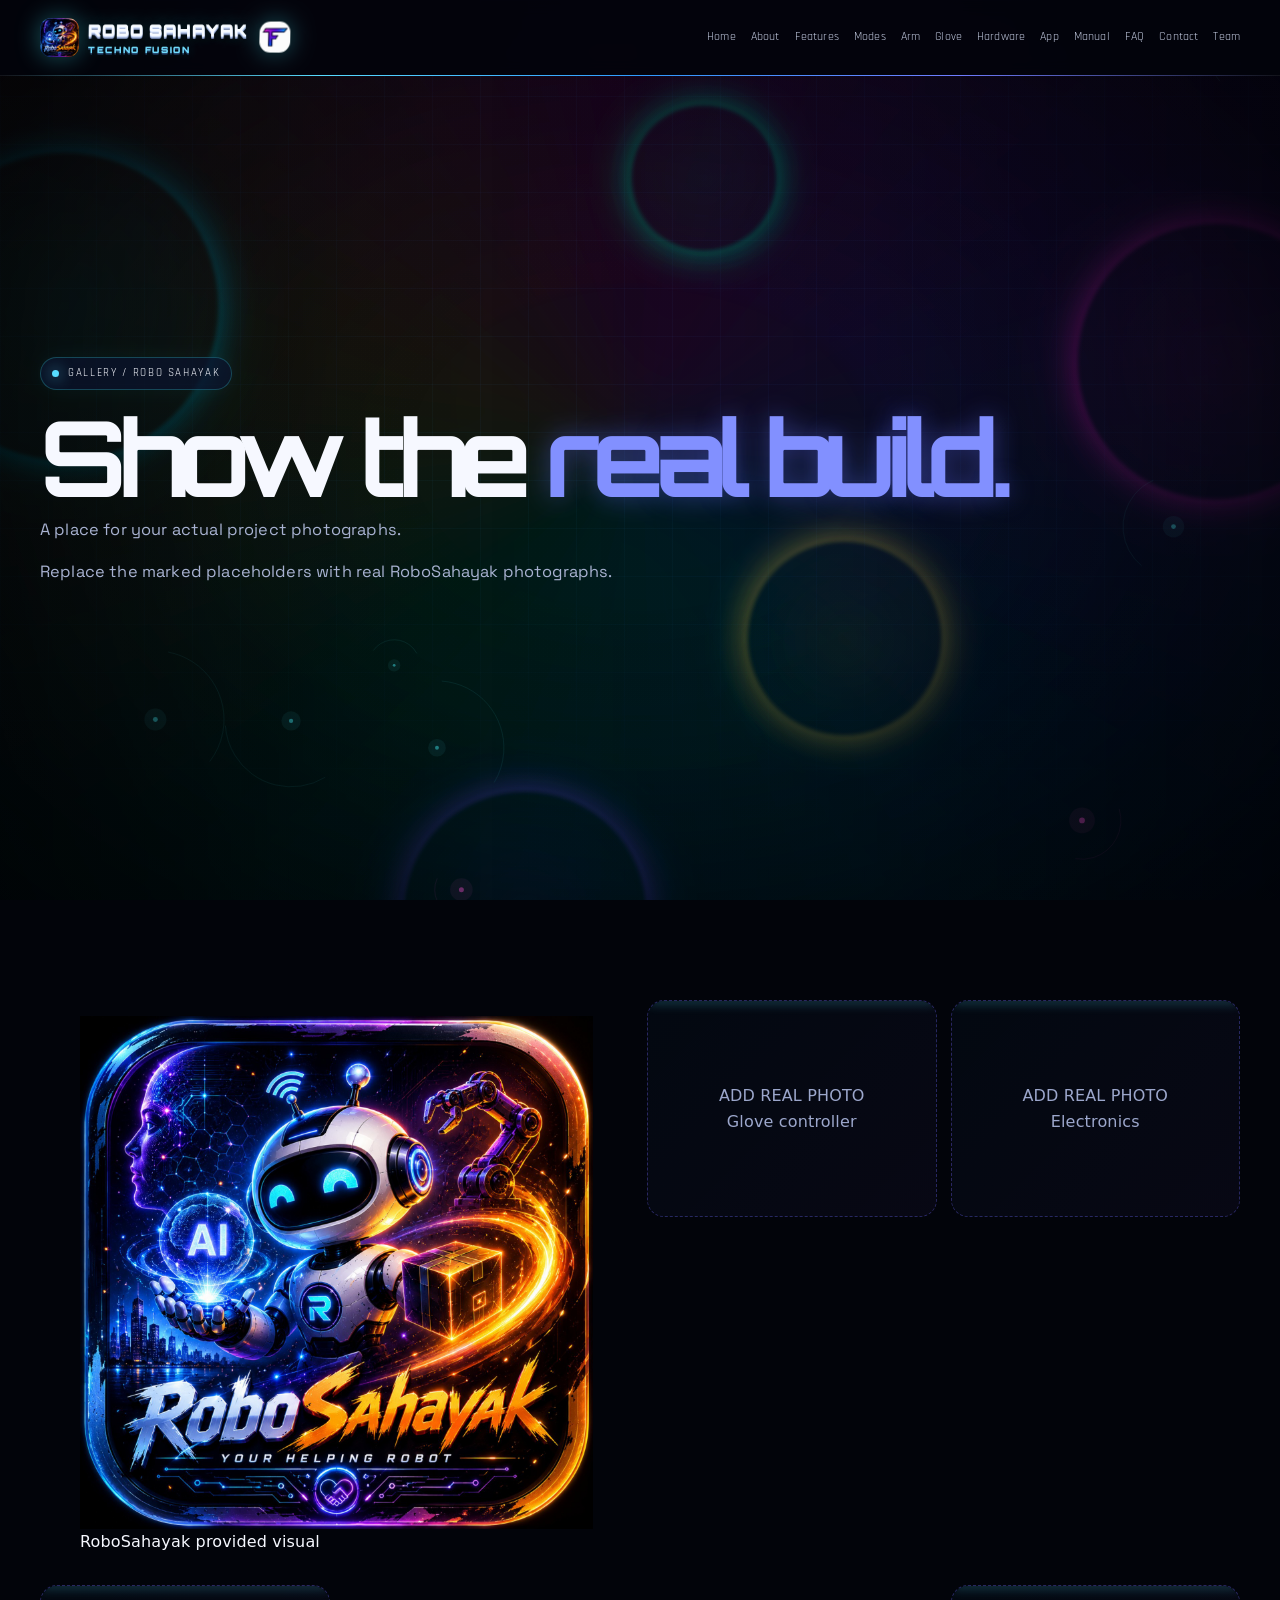
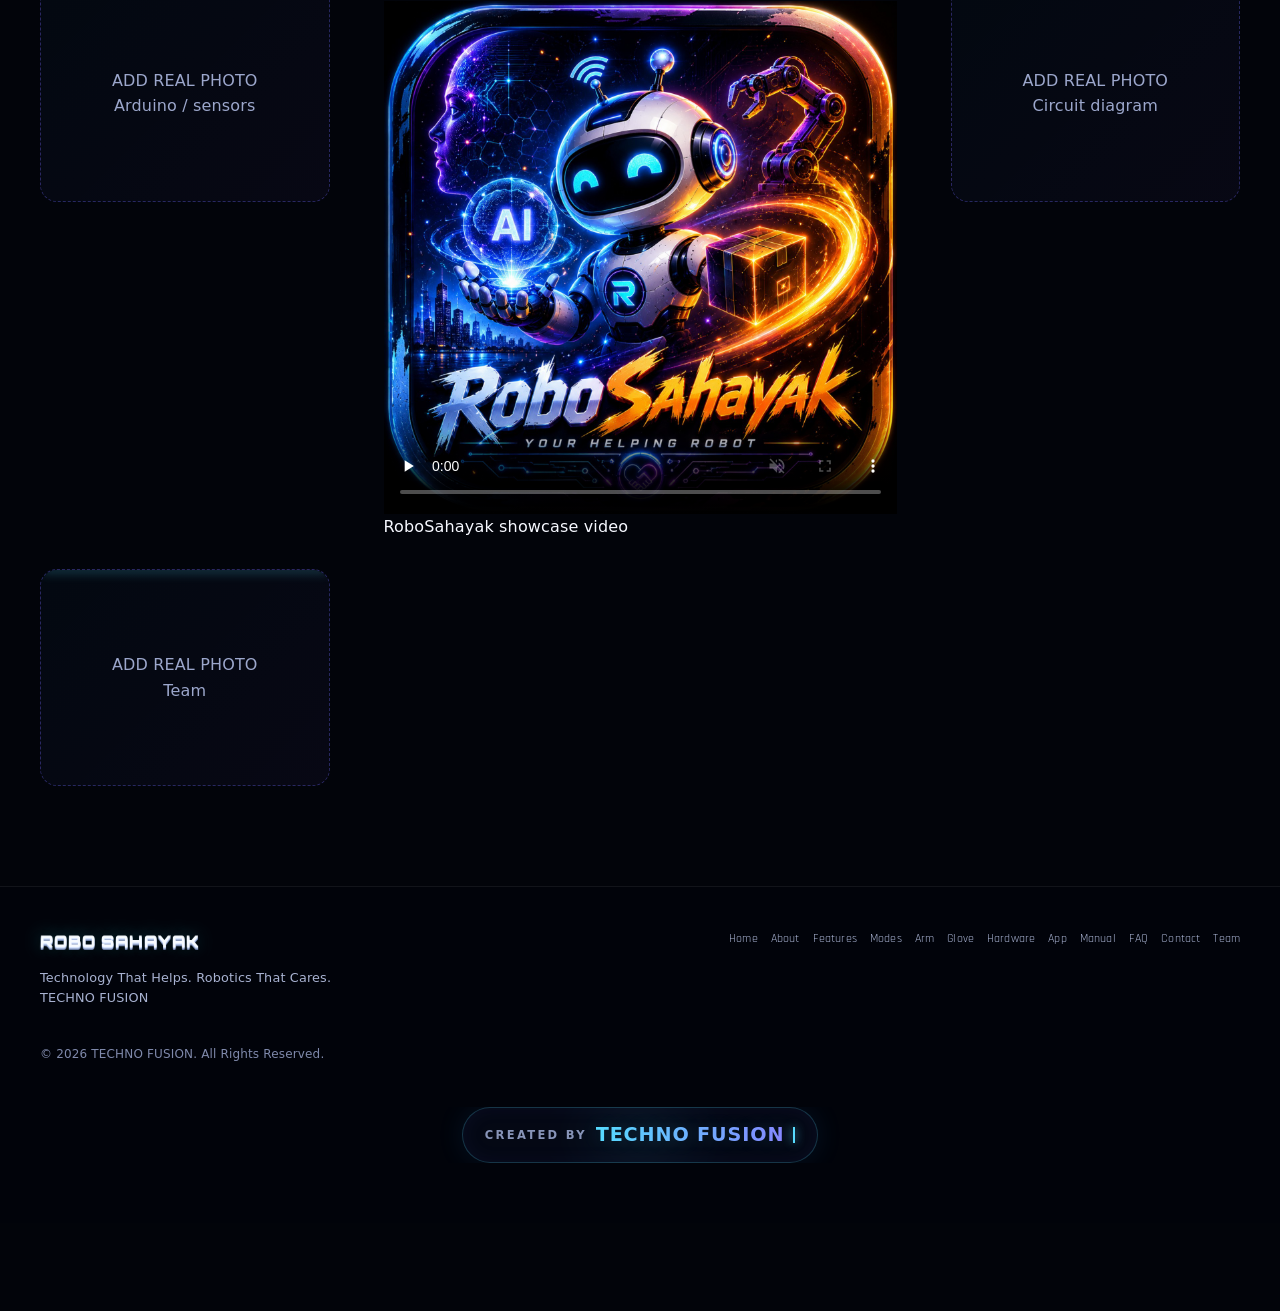
<file: gallery.html>
<!doctype html><html lang="en"><head><meta charset="utf-8"><meta name="theme-color" content="#02030a"><meta name="viewport" content="width=device-width,initial-scale=1"><meta name="description" content="Replace the marked placeholders with real RoboSahayak photographs."><meta property="og:title" content="RoboSahayak | Gallery"><meta property="og:description" content="Replace the marked placeholders with real RoboSahayak photographs."><meta property="og:type" content="website"><title>RoboSahayak | Gallery</title><link rel="icon" href="assets/RoboSahayak_final_logo.jpeg"><link rel="stylesheet" href="styles.css"></head><body>
<header class="nav"><div class="container navin"><a class="brand" href="index.html"><img src="assets/RoboSahayak_final_logo.jpeg" alt="RoboSahayak logo" onerror="this.style.display='none'"><div class="three-d-brand"><span class="three-d-robo">ROBO SAHAYAK</span><small class="three-d-techno">TECHNO FUSION</small></div><img class="tfmark three-d-tf" src="assets/TECHNO_FUSION_TF_logo.png" alt="TECHNO FUSION TF logo"></a><button class="menu" aria-label="Open navigation" aria-expanded="false">☰</button><nav class="links" aria-label="Main navigation"><a href="index.html">Home</a><a href="about.html">About</a><a href="features.html">Features</a><a href="modes.html">Modes</a><a href="arm.html">Arm</a><a href="glove.html">Glove</a><a href="hardware.html">Hardware</a><a href="app.html">App</a><a href="manual.html">Manual</a><a href="faq.html">FAQ</a><a href="contact.html">Contact</a><a href="team.html">Team</a></nav></div></header>
<main><section class="hero"><div class="container"><div class="reveal"><span class="eyebrow"><span class="dot"></span> Gallery / ROBO SAHAYAK</span><h1 style="margin-top:24px">Show the <span class='purple'>real build.</span></h1><p>A place for your actual project photographs.</p><p>Replace the marked placeholders with real RoboSahayak photographs.</p></div></div></section><section><div class="container gallery"><figure class="media-card wide reveal"><img src="assets/RoboSahayak_hero_visual.png" alt="RoboSahayak provided project visual"><figcaption>RoboSahayak provided visual</figcaption></figure><div class="ph  reveal">ADD REAL PHOTO<br>Glove controller</div><div class="ph  reveal">ADD REAL PHOTO<br>Electronics</div><div class="ph  reveal">ADD REAL PHOTO<br>Arduino / sensors</div><figure class="media-card wide reveal"><video controls muted preload="none" poster="assets/RoboSahayak_hero_visual.png"><source src="assets/RoboSahayak_showcase.mp4" type="video/mp4"></video><figcaption>RoboSahayak showcase video</figcaption></figure><div class="ph  reveal">ADD REAL PHOTO<br>Circuit diagram</div><div class="ph  reveal">ADD REAL PHOTO<br>Team</div></div></section></main>
<footer><div class="container foot"><div><div class="brand"><span class="three-d-brand three-d-robo">ROBO SAHAYAK</span></div><p style="color:var(--muted);font-size:.8rem">Technology That Helps. Robotics That Cares.<br>TECHNO FUSION</p></div><nav><a href="index.html">Home</a><a href="about.html">About</a><a href="features.html">Features</a><a href="modes.html">Modes</a><a href="arm.html">Arm</a><a href="glove.html">Glove</a><a href="hardware.html">Hardware</a><a href="app.html">App</a><a href="manual.html">Manual</a><a href="faq.html">FAQ</a><a href="contact.html">Contact</a><a href="team.html">Team</a></nav></div><div class="container" style="margin-top:24px;color:#7f89ab;font-size:.75rem">© 2026 TECHNO FUSION. All Rights Reserved.</div><div class="creator-credit" aria-label="Created by Techno Fusion"><div class="creator-credit-line"><span class="creator-label">Created by</span><span class="creator-name">TECHNO FUSION</span><span class="creator-cursor" aria-hidden="true"></span></div></div></footer><script src="script.js"></script></body></html>
</file>
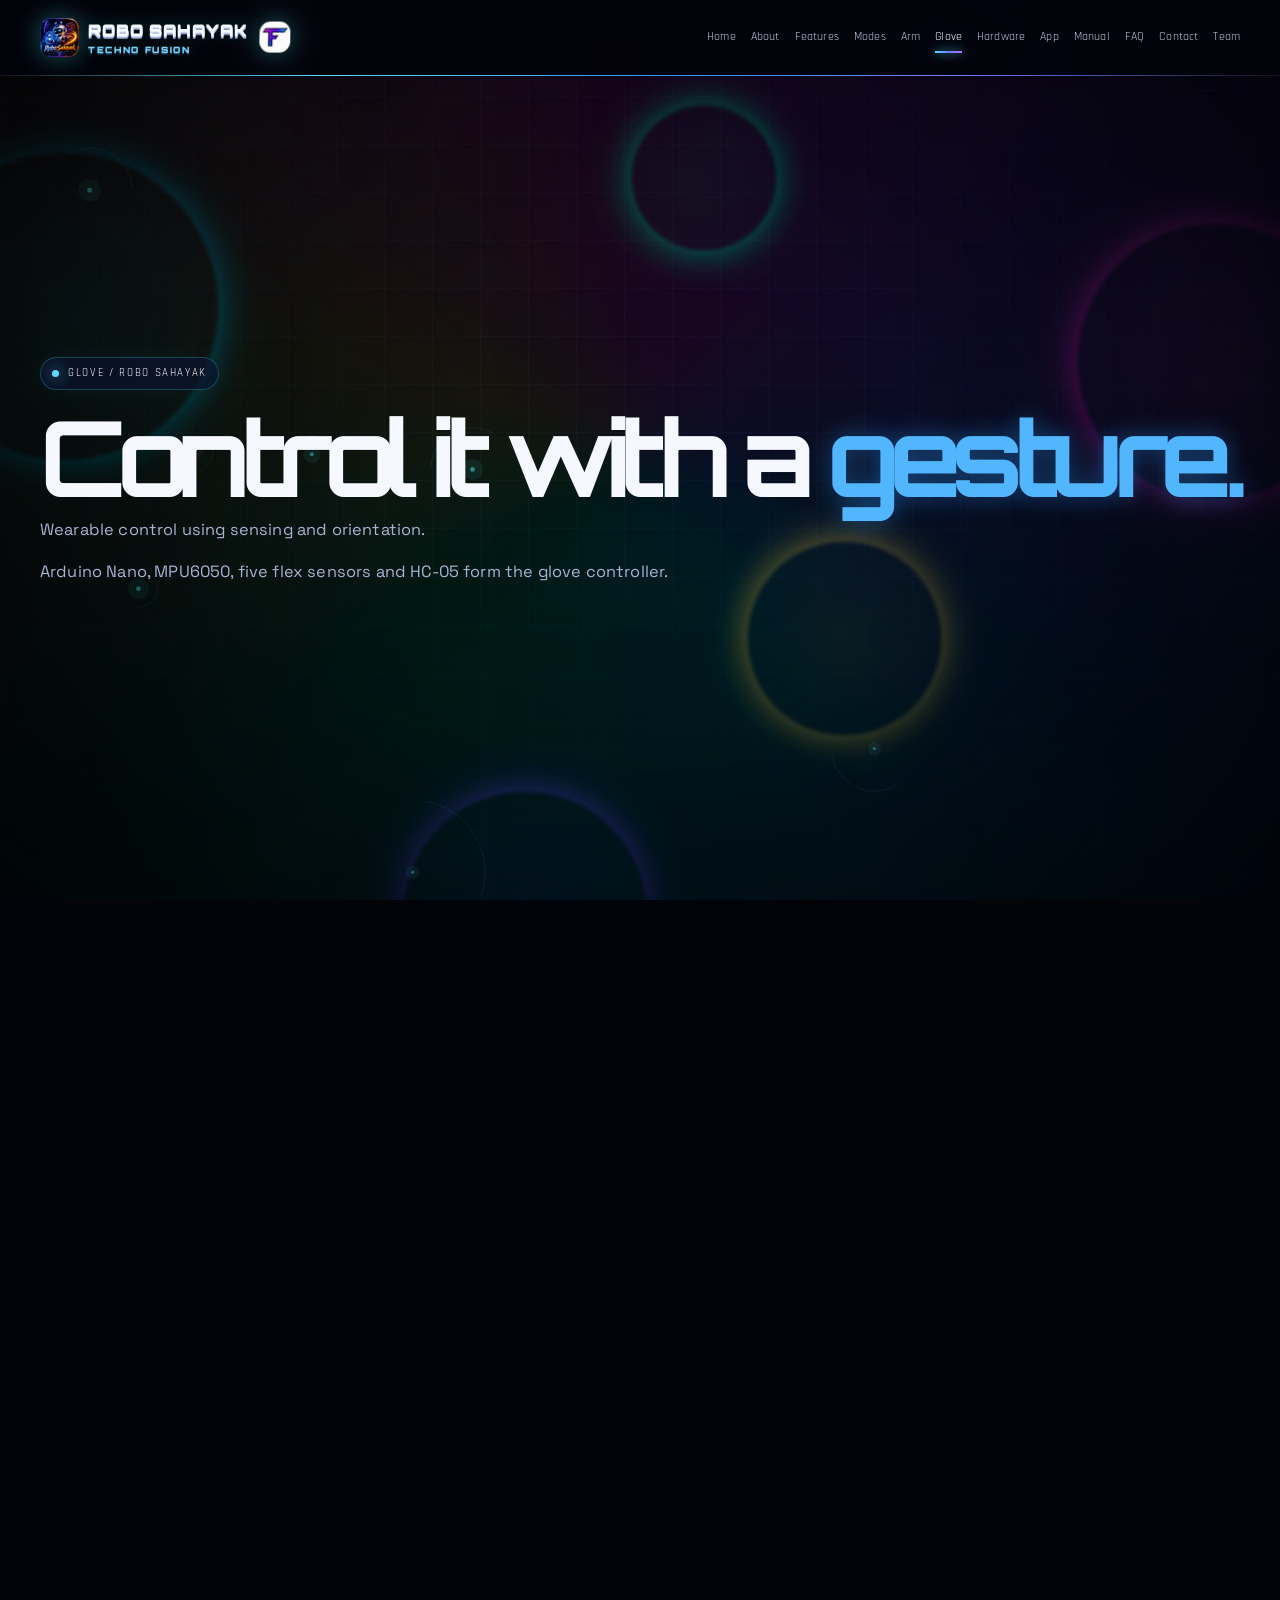
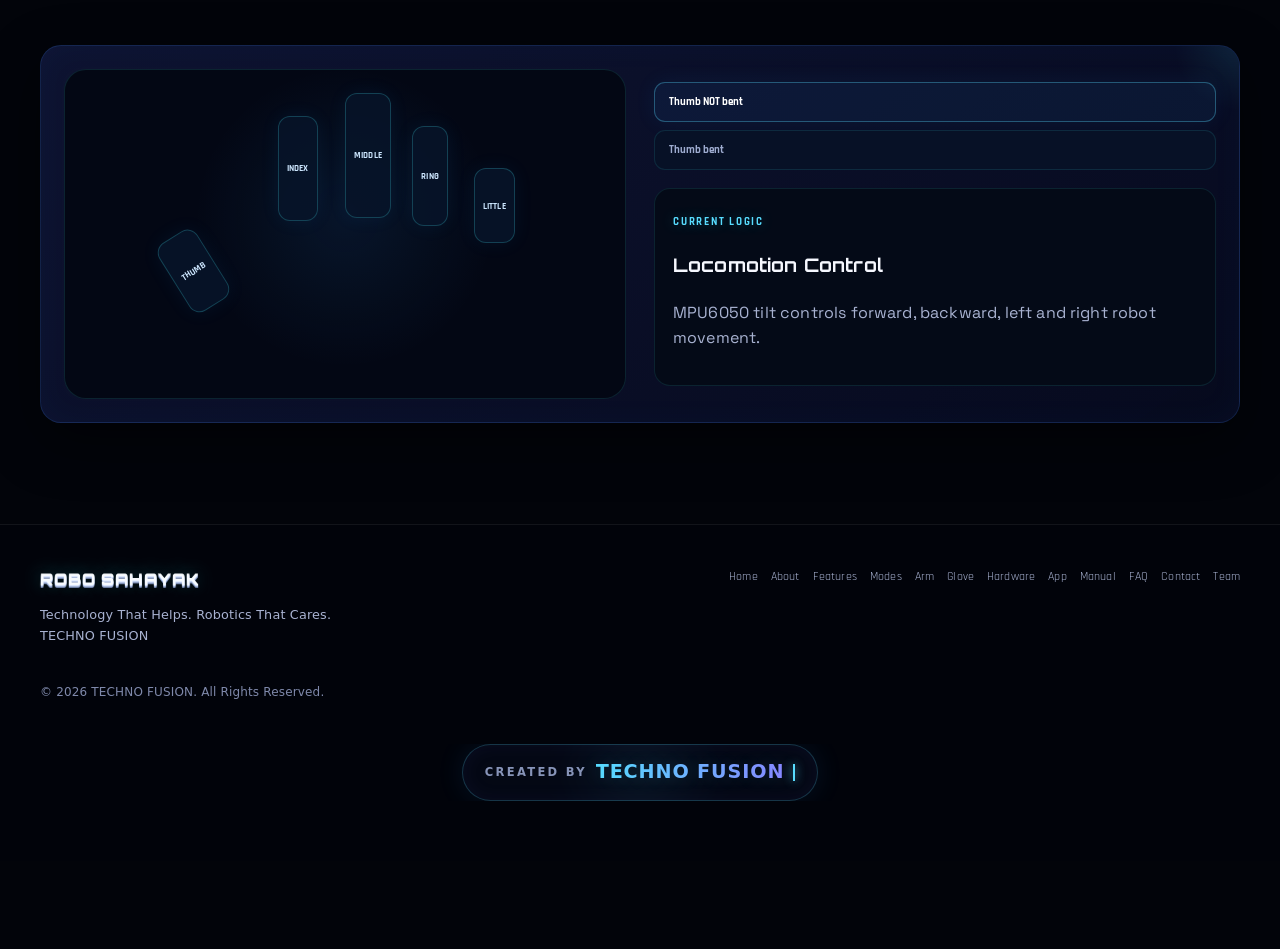
<file: glove.html>
<!doctype html><html lang="en"><head><meta charset="utf-8"><meta name="theme-color" content="#02030a"><meta name="viewport" content="width=device-width,initial-scale=1"><meta name="description" content="Arduino Nano, MPU6050, five flex sensors and HC-05 form the glove controller."><meta property="og:title" content="RoboSahayak | Glove"><meta property="og:description" content="Arduino Nano, MPU6050, five flex sensors and HC-05 form the glove controller."><meta property="og:type" content="website"><title>RoboSahayak | Glove</title><link rel="icon" href="assets/RoboSahayak_final_logo.jpeg"><link rel="stylesheet" href="styles.css"></head><body>
<header class="nav"><div class="container navin"><a class="brand" href="index.html"><img src="assets/RoboSahayak_final_logo.jpeg" alt="RoboSahayak logo" onerror="this.style.display='none'"><div class="three-d-brand"><span class="three-d-robo">ROBO SAHAYAK</span><small class="three-d-techno">TECHNO FUSION</small></div><img class="tfmark three-d-tf" src="assets/TECHNO_FUSION_TF_logo.png" alt="TECHNO FUSION TF logo"></a><button class="menu" aria-label="Open navigation" aria-expanded="false">☰</button><nav class="links" aria-label="Main navigation"><a href="index.html">Home</a><a href="about.html">About</a><a href="features.html">Features</a><a href="modes.html">Modes</a><a href="arm.html">Arm</a><a href="glove.html">Glove</a><a href="hardware.html">Hardware</a><a href="app.html">App</a><a href="manual.html">Manual</a><a href="faq.html">FAQ</a><a href="contact.html">Contact</a><a href="team.html">Team</a></nav></div></header>
<main><section class="hero"><div class="container"><div class="reveal"><span class="eyebrow"><span class="dot"></span> Glove / ROBO SAHAYAK</span><h1 style="margin-top:24px">Control it with a <span class='blue'>gesture.</span></h1><p>Wearable control using sensing and orientation.</p><p>Arduino Nano, MPU6050, five flex sensors and HC-05 form the glove controller.</p></div></div></section><section><div class="container grid g2"><div class="card reveal"><h3>Hardware</h3><div class="spec"><b>Controller</b><span>Arduino Nano</span></div><div class="spec"><b>Orientation</b><span>MPU6050</span></div><div class="spec"><b>Finger sensing</b><span>5 × flex sensors</span></div><div class="spec"><b>Bluetooth</b><span>HC-05</span></div></div><div class="card reveal"><h3>Gesture logic</h3><p><b>Thumb NOT bent:</b> MPU6050 tilt controls locomotion.</p><p style="margin-top:12px"><b>Thumb bent:</b> robotic-arm control mode.</p></div></div></section><section><div class="container"><div class="head reveal"><span class="kicker">02 / Glove Simulator</span><h2>See the gesture logic.</h2><p>This visual explains the configured glove mapping.</p></div><div class="glove-lab card reveal"><div class="fake-glove"><span class="finger index">INDEX</span><span class="finger middle">MIDDLE</span><span class="finger ring">RING</span><span class="finger little">LITTLE</span><span class="finger thumb">THUMB</span></div><div class="glove-state"><button class="gesture-btn active" data-glove="locomotion">Thumb NOT bent</button><button class="gesture-btn" data-glove="arm">Thumb bent</button><div class="gesture-result"><span class="kicker">CURRENT LOGIC</span><h3 data-glove-title>Locomotion Control</h3><p data-glove-copy>MPU6050 tilt controls forward, backward, left and right robot movement.</p></div></div></div></div></section></main>
<footer><div class="container foot"><div><div class="brand"><span class="three-d-brand three-d-robo">ROBO SAHAYAK</span></div><p style="color:var(--muted);font-size:.8rem">Technology That Helps. Robotics That Cares.<br>TECHNO FUSION</p></div><nav><a href="index.html">Home</a><a href="about.html">About</a><a href="features.html">Features</a><a href="modes.html">Modes</a><a href="arm.html">Arm</a><a href="glove.html">Glove</a><a href="hardware.html">Hardware</a><a href="app.html">App</a><a href="manual.html">Manual</a><a href="faq.html">FAQ</a><a href="contact.html">Contact</a><a href="team.html">Team</a></nav></div><div class="container" style="margin-top:24px;color:#7f89ab;font-size:.75rem">© 2026 TECHNO FUSION. All Rights Reserved.</div><div class="creator-credit" aria-label="Created by Techno Fusion"><div class="creator-credit-line"><span class="creator-label">Created by</span><span class="creator-name">TECHNO FUSION</span><span class="creator-cursor" aria-hidden="true"></span></div></div></footer><script src="script.js"></script></body></html>
</file>
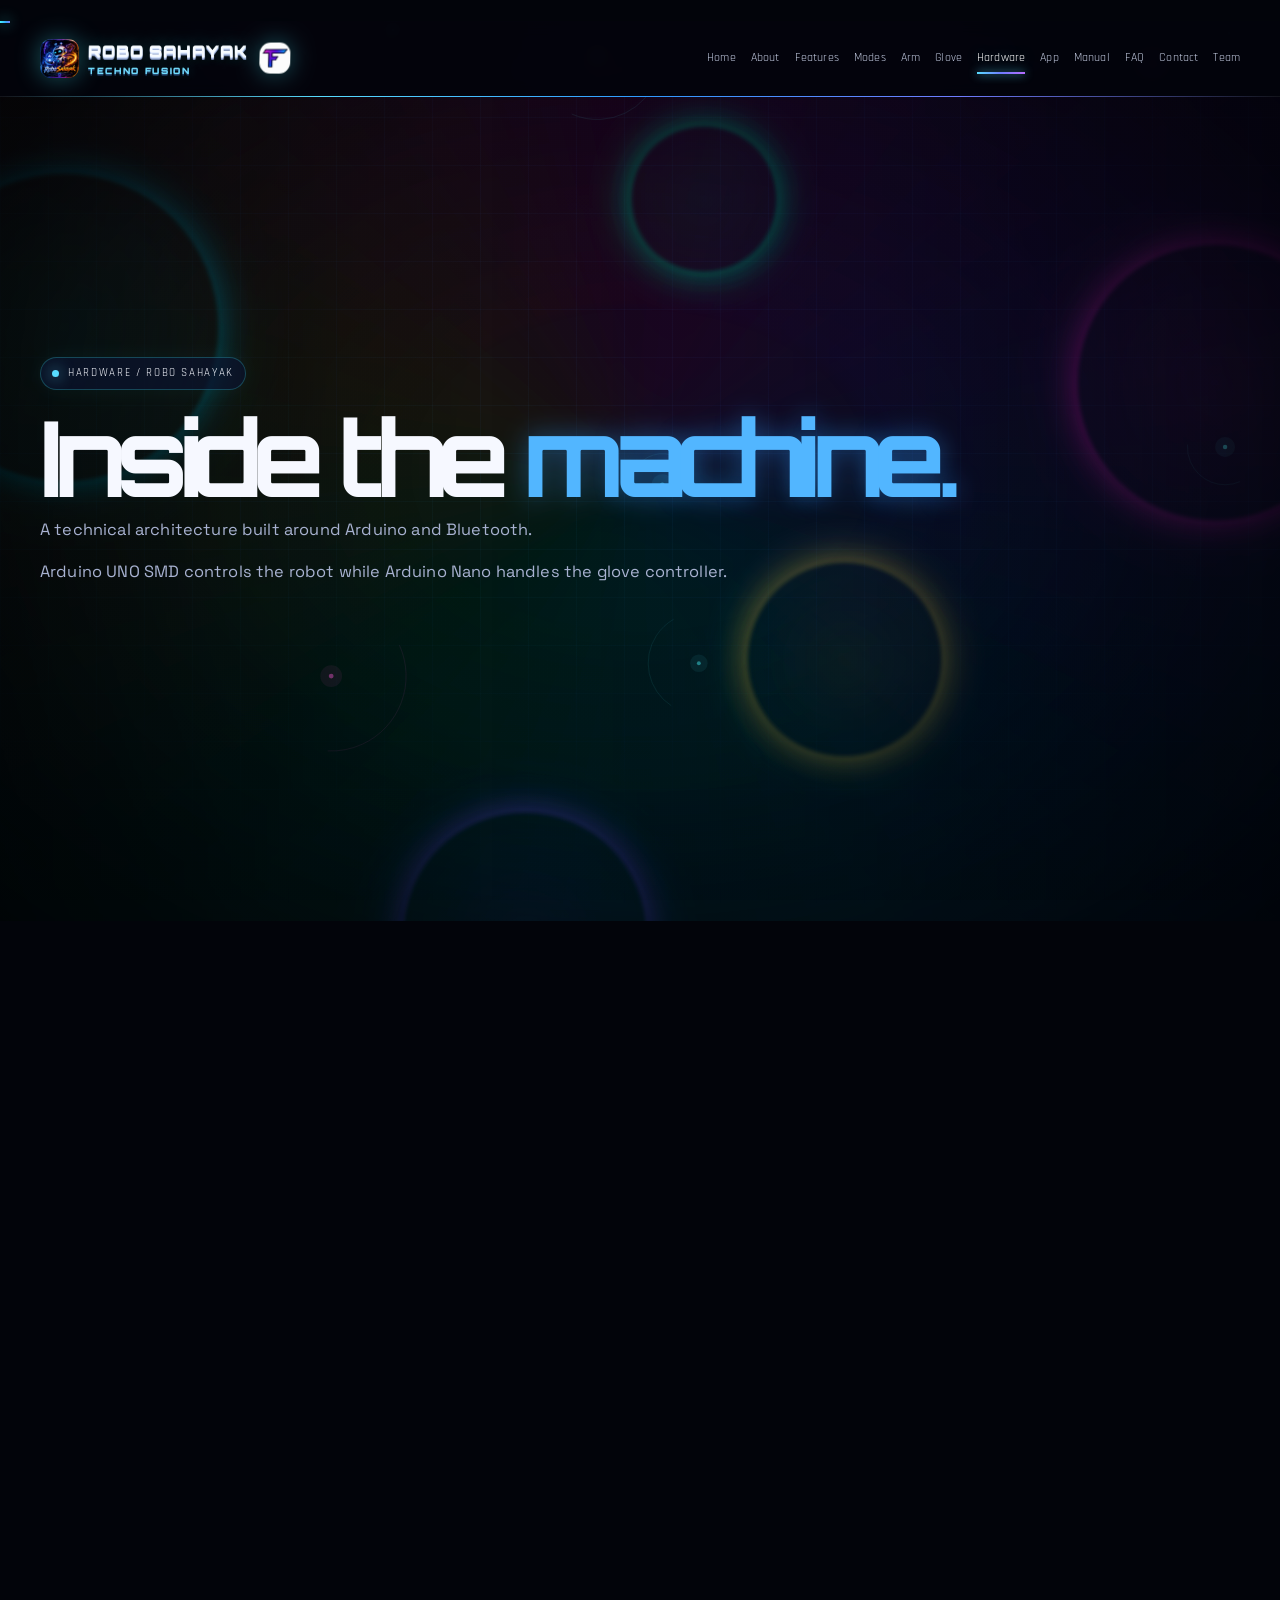
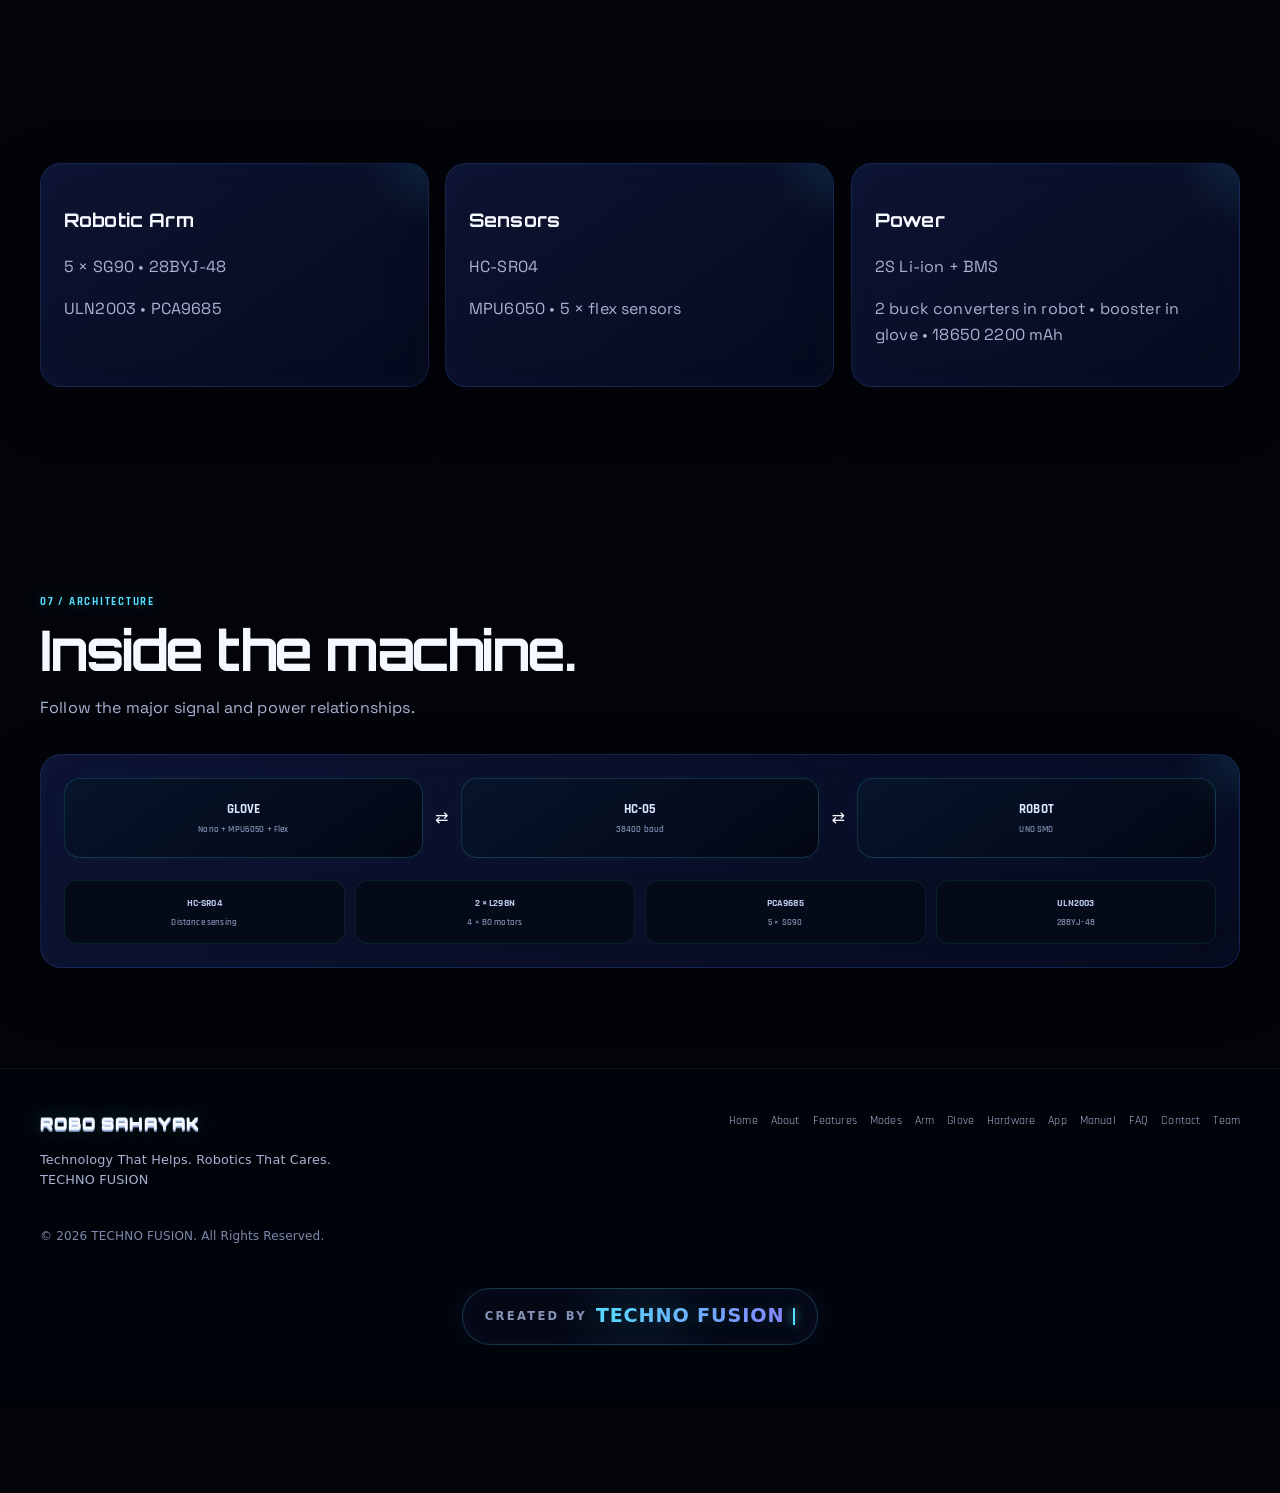
<file: hardware.html>
<!doctype html><html lang="en"><head><meta charset="utf-8"><meta name="theme-color" content="#02030a"><meta name="viewport" content="width=device-width,initial-scale=1"><meta name="description" content="Arduino UNO SMD controls the robot while Arduino Nano handles the glove controller."><meta property="og:title" content="RoboSahayak | Hardware"><meta property="og:description" content="Arduino UNO SMD controls the robot while Arduino Nano handles the glove controller."><meta property="og:type" content="website"><title>RoboSahayak | Hardware</title><link rel="icon" href="assets/RoboSahayak_final_logo.jpeg"><link rel="stylesheet" href="styles.css"></head><body>
<header class="nav"><div class="container navin"><a class="brand" href="index.html"><img src="assets/RoboSahayak_final_logo.jpeg" alt="RoboSahayak logo" onerror="this.style.display='none'"><div class="three-d-brand"><span class="three-d-robo">ROBO SAHAYAK</span><small class="three-d-techno">TECHNO FUSION</small></div><img class="tfmark three-d-tf" src="assets/TECHNO_FUSION_TF_logo.png" alt="TECHNO FUSION TF logo"></a><button class="menu" aria-label="Open navigation" aria-expanded="false">☰</button><nav class="links" aria-label="Main navigation"><a href="index.html">Home</a><a href="about.html">About</a><a href="features.html">Features</a><a href="modes.html">Modes</a><a href="arm.html">Arm</a><a href="glove.html">Glove</a><a href="hardware.html">Hardware</a><a href="app.html">App</a><a href="manual.html">Manual</a><a href="faq.html">FAQ</a><a href="contact.html">Contact</a><a href="team.html">Team</a></nav></div></header>
<main><section class="hero"><div class="container"><div class="reveal"><span class="eyebrow"><span class="dot"></span> Hardware / ROBO SAHAYAK</span><h1 style="margin-top:24px">Inside the <span class='blue'>machine.</span></h1><p>A technical architecture built around Arduino and Bluetooth.</p><p>Arduino UNO SMD controls the robot while Arduino Nano handles the glove controller.</p></div></div></section><section><div class="container"><div class="card reveal"><div data-radar></div></div></div></section><section><div class="container grid g3"><div class="card reveal"><h3>Controllers</h3><p>Arduino UNO SMD — robot controller.</p><p style="margin-top:10px">Arduino Nano — glove controller.</p></div><div class="card reveal"><h3>Bluetooth</h3><p>2 × HC-05</p><p style="margin-top:10px">Nano = Master • UNO = Slave • 38400 baud</p></div><div class="card reveal"><h3>Locomotion</h3><p>4 × BO motors • 150 RPM</p><p style="margin-top:10px">2 × L298N motor drivers</p></div><div class="card reveal"><h3>Robotic Arm</h3><p>5 × SG90 • 28BYJ-48</p><p style="margin-top:10px">ULN2003 • PCA9685</p></div><div class="card reveal"><h3>Sensors</h3><p>HC-SR04</p><p style="margin-top:10px">MPU6050 • 5 × flex sensors</p></div><div class="card reveal"><h3>Power</h3><p>2S Li-ion + BMS</p><p style="margin-top:10px">2 buck converters in robot • booster in glove • 18650 2200 mAh</p></div></div></section><section><div class="container"><div class="head reveal"><span class="kicker">07 / Architecture</span><h2>Inside the machine.</h2><p>Follow the major signal and power relationships.</p></div><div class="architecture card reveal"><div class="arch-node">GLOVE<br><small>Nano + MPU6050 + Flex</small></div><span>⇄</span><div class="arch-node">HC-05<br><small>38400 baud</small></div><span>⇄</span><div class="arch-node">ROBOT<br><small>UNO SMD</small></div><div class="arch-branches"><div>HC-SR04<br><small>Distance sensing</small></div><div>2 × L298N<br><small>4 × BO motors</small></div><div>PCA9685<br><small>5 × SG90</small></div><div>ULN2003<br><small>28BYJ-48</small></div></div></div></div></section></main>
<footer><div class="container foot"><div><div class="brand"><span class="three-d-brand three-d-robo">ROBO SAHAYAK</span></div><p style="color:var(--muted);font-size:.8rem">Technology That Helps. Robotics That Cares.<br>TECHNO FUSION</p></div><nav><a href="index.html">Home</a><a href="about.html">About</a><a href="features.html">Features</a><a href="modes.html">Modes</a><a href="arm.html">Arm</a><a href="glove.html">Glove</a><a href="hardware.html">Hardware</a><a href="app.html">App</a><a href="manual.html">Manual</a><a href="faq.html">FAQ</a><a href="contact.html">Contact</a><a href="team.html">Team</a></nav></div><div class="container" style="margin-top:24px;color:#7f89ab;font-size:.75rem">© 2026 TECHNO FUSION. All Rights Reserved.</div><div class="creator-credit" aria-label="Created by Techno Fusion"><div class="creator-credit-line"><span class="creator-label">Created by</span><span class="creator-name">TECHNO FUSION</span><span class="creator-cursor" aria-hidden="true"></span></div></div></footer><script src="script.js"></script></body></html>
</file>
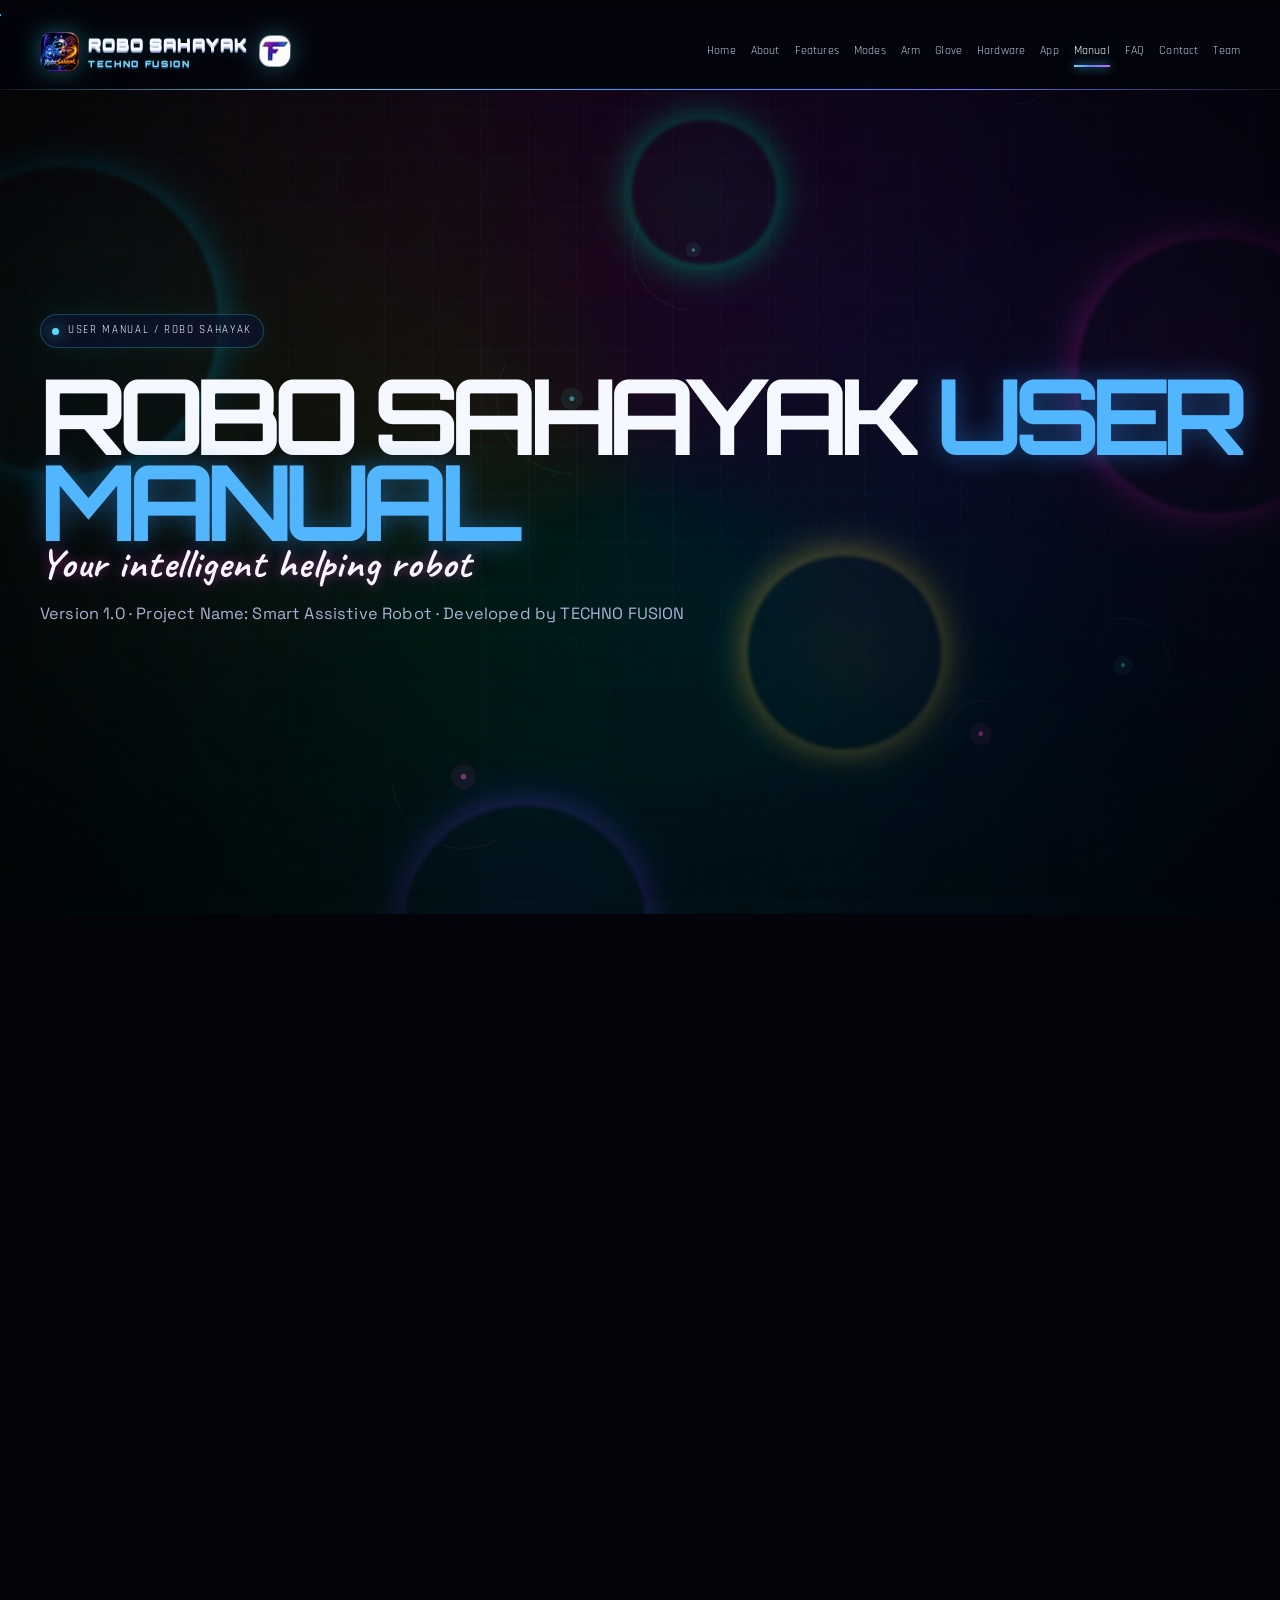
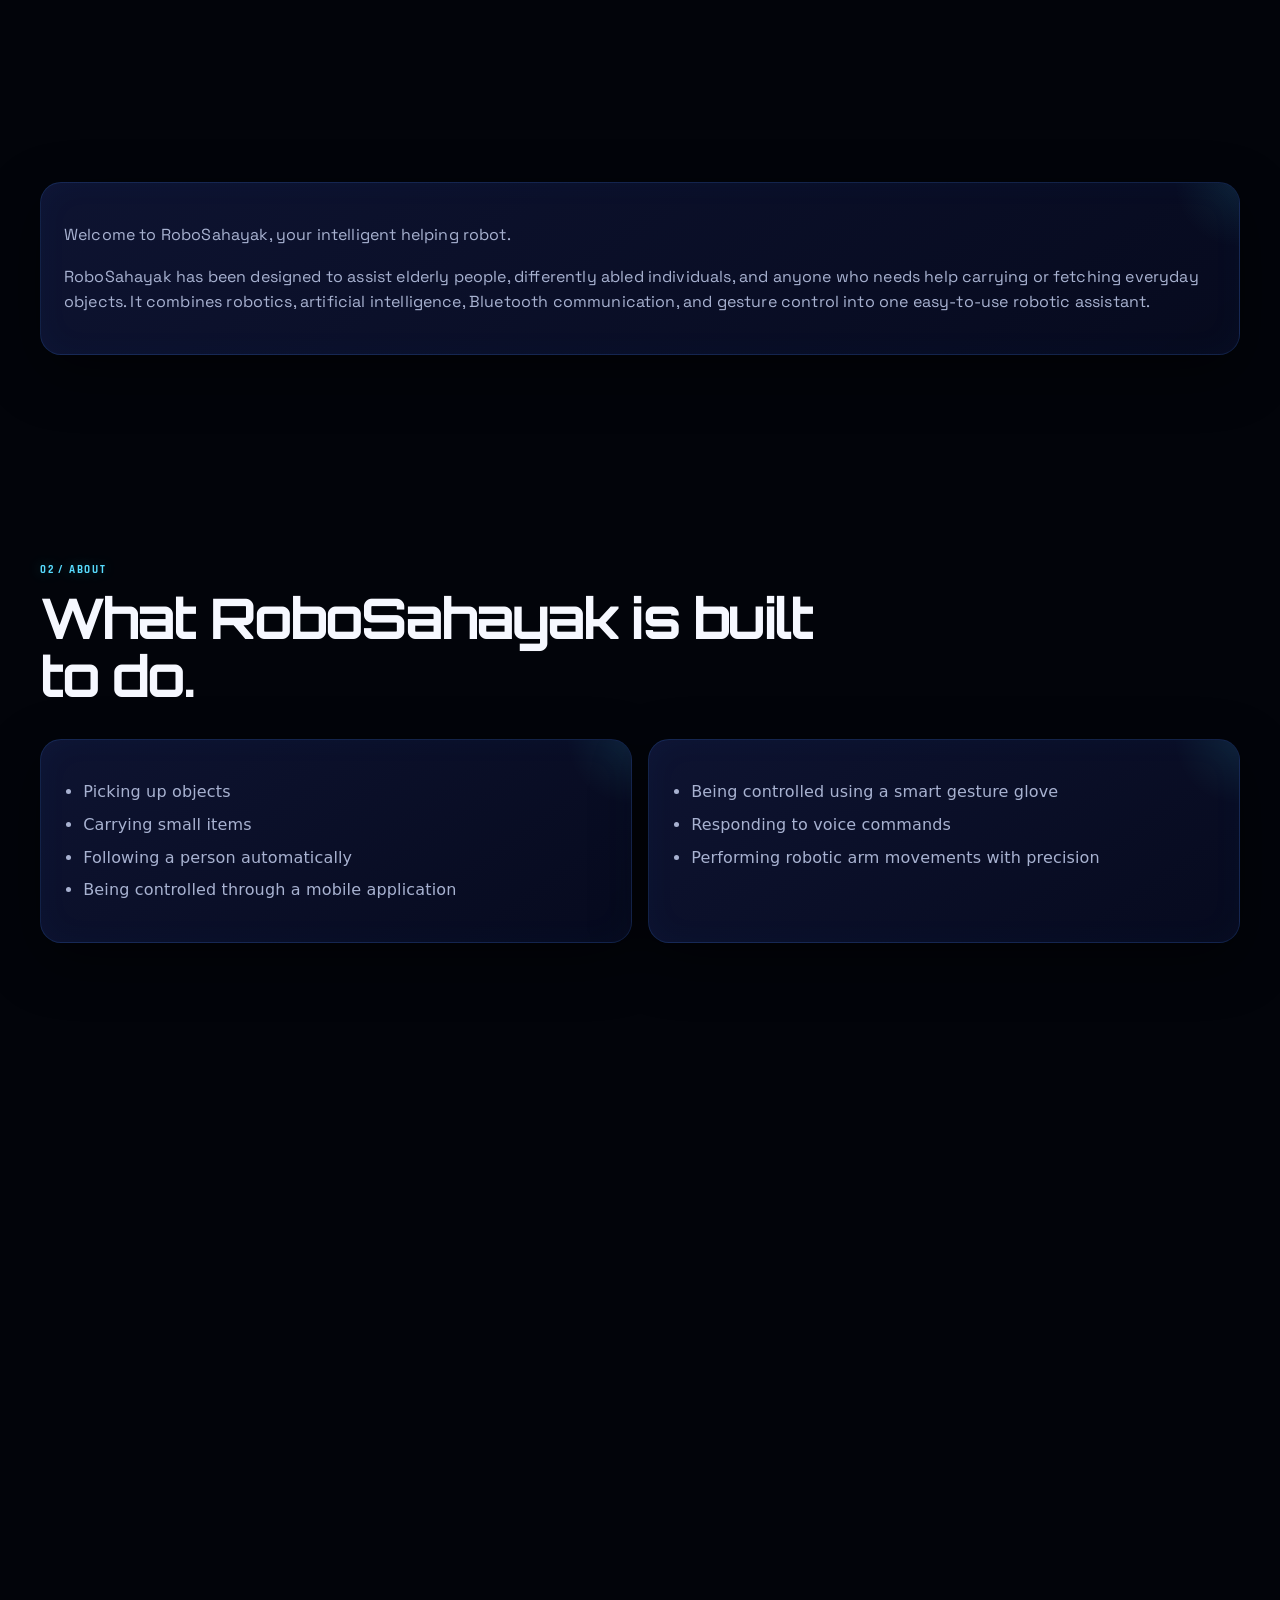
<file: manual.html>
<!doctype html><html lang="en"><head><meta charset="utf-8"><meta name="theme-color" content="#02030a"><meta name="viewport" content="width=device-width,initial-scale=1"><meta name="description" content="RoboSahayak User Manual — setup, operating modes, controls, safety, maintenance, troubleshooting and technical specifications."><meta property="og:title" content="RoboSahayak | User Manual"><meta property="og:description" content="Complete RoboSahayak user manual for setup, operation, safety and troubleshooting."><meta property="og:type" content="website"><title>RoboSahayak | User Manual</title><link rel="icon" href="assets/RoboSahayak_final_logo.jpeg"><link rel="stylesheet" href="styles.css"></head><body>
<header class="nav"><div class="container navin"><a class="brand" href="index.html"><img src="assets/RoboSahayak_final_logo.jpeg" alt="RoboSahayak logo"><div class="three-d-brand"><span class="three-d-robo">ROBO SAHAYAK</span><small class="three-d-techno">TECHNO FUSION</small></div><img class="tfmark three-d-tf" src="assets/TECHNO_FUSION_TF_logo.png" alt="TECHNO FUSION TF merged logo"></a><button class="menu" aria-label="Open navigation" aria-expanded="false">☰</button><nav class="links" aria-label="Main navigation"><a href="index.html">Home</a><a href="about.html">About</a><a href="features.html">Features</a><a href="modes.html">Modes</a><a href="arm.html">Arm</a><a href="glove.html">Glove</a><a href="hardware.html">Hardware</a><a href="app.html">App</a><a href="manual.html">Manual</a><a href="faq.html">FAQ</a><a href="contact.html">Contact</a><a href="team.html">Team</a></nav></div></header>
<main>
<section class="hero"><div class="container"><div class="reveal"><span class="eyebrow"><span class="dot"></span> User Manual / ROBO SAHAYAK</span><h1 style="margin-top:24px">ROBO SAHAYAK <span class="blue">USER MANUAL</span></h1><div class="tagline-script reveal">Your intelligent helping robot</div><p>Version 1.0 · Project Name: Smart Assistive Robot · Developed by TECHNO FUSION</p></div></div></section>
<section class="manual-section"><div class="container"><div class="card reveal manual-toc"><div class="head"><span class="kicker">Quick Navigation</span><h2>Table of Contents</h2></div><div class="manual-toc-grid"><a href="#introduction">01 Introduction</a><a href="#about">02 About RoboSahayak</a><a href="#features">03 Features</a><a href="#safety">04 Safety Instructions</a><a href="#components">05 Robot Components</a><a href="#power">06 Powering the Robot</a><a href="#app">07 Mobile Application</a><a href="#modes">08 Operating Modes</a><a href="#locomotion">09 Robot Locomotion</a><a href="#arm-control">10 Robotic Arm Control</a><a href="#human-following">11 Human Following</a><a href="#voice">12 Voice Command</a><a href="#ai">13 AI Assistant</a><a href="#bluetooth">14 Bluetooth Connection</a><a href="#charging">15 Charging</a><a href="#maintenance">16 Maintenance</a><a href="#troubleshooting">17 Troubleshooting</a><a href="#technical">18 Technical Specifications</a><a href="#care">19 Care &amp; Storage</a><a href="#faq-manual">20 Frequently Asked Questions</a><a href="#support">21 Support</a></div></div></div></section>

<section id="introduction"><div class="container"><div class="head reveal"><span class="kicker">01 / Introduction</span><h2>Welcome to RoboSahayak.</h2></div><div class="card reveal"><p>Welcome to RoboSahayak, your intelligent helping robot.</p><p>RoboSahayak has been designed to assist elderly people, differently abled individuals, and anyone who needs help carrying or fetching everyday objects. It combines robotics, artificial intelligence, Bluetooth communication, and gesture control into one easy-to-use robotic assistant.</p></div></div></section>
<section id="about"><div class="container"><div class="head reveal"><span class="kicker">02 / About</span><h2>What RoboSahayak is built to do.</h2></div><div class="grid g2"><div class="card reveal"><ul class="manual-list"><li>Picking up objects</li><li>Carrying small items</li><li>Following a person automatically</li><li>Being controlled through a mobile application</li></ul></div><div class="card reveal"><ul class="manual-list"><li>Being controlled using a smart gesture glove</li><li>Responding to voice commands</li><li>Performing robotic arm movements with precision</li></ul></div></div></div></section>
<section id="features"><div class="container"><div class="head reveal"><span class="kicker">03 / Features</span><h2>Core capabilities.</h2></div><div class="grid g3 manual-chip-grid"><div class="card reveal"><h3>Custom Built Mobile App</h3></div><div class="card reveal"><h3>Gesture Glove Control</h3></div><div class="card reveal"><h3>Bluetooth Communication</h3></div><div class="card reveal"><h3>Human Following Mode</h3></div><div class="card reveal"><h3>Voice Command Mode</h3></div><div class="card reveal"><h3>AI Assistant</h3></div><div class="card reveal"><h3>Five Degrees of Freedom Robotic Arm</h3></div><div class="card reveal"><h3>Object Gripping</h3></div><div class="card reveal"><h3>Smooth Robot Movement</h3></div><div class="card reveal"><h3>Digital User Manual</h3></div><div class="card reveal"><h3>Read Aloud Accessibility</h3></div><div class="card reveal"><h3>Premium Futuristic Interface</h3></div></div></div></section>
<section id="safety"><div class="container"><div class="head reveal"><span class="kicker">04 / Safety</span><h2>Operate responsibly.</h2></div><div class="card reveal warning-card"><h3>⚠️ Safety Instructions</h3><ul class="manual-list"><li>Keep away from water.</li><li>Do not overload the robotic arm.</li><li>Keep fingers away from moving parts.</li><li>Switch OFF the robot before maintenance.</li><li>Charge only with the recommended charger.</li><li>Do not expose the robot to excessive heat.</li><li>Keep away from fire.</li></ul></div></div></section>
<section id="components"><div class="container"><div class="head reveal"><span class="kicker">05 / Components</span><h2>Robot &amp; glove components.</h2></div><div class="table-wrap card reveal"><table class="spec-table"><thead><tr><th>Component</th><th>Specifications</th><th>Qty.</th><th>Purpose</th></tr></thead><tbody>
<tr><td>Arduino UNO SMD</td><td>14 digital pins, 6 analog pins, 6 PWM (~) pins, SDA &amp; SCL, TX &amp; RX</td><td>1</td><td>To guide the other components of the robot.</td></tr>
<tr><td>HC-05 Bluetooth Module</td><td>HC-05, approximately 10 m connectivity range, Slave</td><td>1</td><td>To establish Bluetooth communication.</td></tr>
<tr><td>HC-SR04 Ultrasonic Sensor</td><td>HC-SR04</td><td>1</td><td>To sense distance for human following and obstacle detection.</td></tr>
<tr><td>SG90 Servo</td><td>SG90</td><td>5</td><td>Used in the robotic arm.</td></tr>
<tr><td>PCA9685 16-Channel PWM Driver</td><td>16 channels; PWM driver for servo control</td><td>1</td><td>To control the SG90 servo motors.</td></tr>
<tr><td>BO Motors</td><td>Battery Operated</td><td>4</td><td>For robot locomotion.</td></tr>
<tr><td>L298N Motor Driver</td><td>High-power motor driver with heatsink</td><td>2</td><td>To control the BO motors.</td></tr>
<tr><td>28BYJ-48 Stepper Motor</td><td>5V</td><td>1</td><td>For rotating the robotic arm base.</td></tr>
<tr><td>Li-ion Cells</td><td>Lithium-ion, 3.7V</td><td>2</td><td>To supply and store power for the robot.</td></tr>
<tr><td>2S Battery Holder</td><td>Holds two Li-ion cells in series</td><td>1</td><td>To hold the Li-ion cells.</td></tr>
<tr><td>2S BMS</td><td>Battery Management System; overcharge/over-discharge protection and monitoring</td><td>1</td><td>To manage charging and monitor battery health.</td></tr>
<tr><td>LM2596 DC-DC Buck Converter</td><td>Efficient non-isolated step-down regulator; 6V &amp; 5V outputs</td><td>2</td><td>To step down voltage for safe component operation.</td></tr>
</tbody></table></div><div class="grid g2" style="margin-top:16px"><div class="card reveal"><h3>Glove controller</h3><ul class="manual-list"><li>Arduino Nano</li><li>MPU6050</li><li>5 flex sensors</li><li>HC-05 Bluetooth module</li></ul></div><div class="card reveal"><h3>Glove role</h3><p>The glove detects tilt/orientation with the MPU6050 and finger bending with five flex sensors, then communicates with the robot through Bluetooth.</p></div></div></div></section>
<section id="power"><div class="container"><div class="head reveal"><span class="kicker">06 / Power</span><h2>Powering the robot.</h2></div><div class="timeline"><div class="step reveal"><div class="num">1</div><div class="card"><h3>Charge</h3><p>Charge the batteries completely.</p></div></div><div class="step reveal"><div class="num">2</div><div class="card"><h3>Switch ON</h3><p>Turn ON the main power switch.</p></div></div><div class="step reveal"><div class="num">3</div><div class="card"><h3>Initialize</h3><p>Wait until initialization completes.</p></div></div><div class="step reveal"><div class="num">4</div><div class="card"><h3>Startup</h3><p>The robotic arm returns to its default position and the robot performs its startup sequence.</p></div></div><div class="step reveal"><div class="num">5</div><div class="card"><h3>Bluetooth Ready</h3><p>Bluetooth becomes ready for connection.</p></div></div></div></div></section>
<section id="app"><div class="container"><div class="head reveal"><span class="kicker">07 / Mobile App</span><h2>RoboSahayak App.</h2></div><div class="card reveal"><p>The RoboSahayak App allows users to:</p><div class="flow manual-flow"><span class="node">Control robot movement</span><span class="node">Control robotic arm</span><span class="node">Activate Human Following</span><span class="node">Use Voice Commands</span><span class="node">Access AI Assistant</span><span class="node">Read Digital User Manual</span><span class="node">Send Feedback</span><span class="node">Contact Support</span></div></div></div></section>
<section id="modes"><div class="container"><div class="head reveal"><span class="kicker">08 / Operating Modes</span><h2>Five actual operating modes.</h2><p>Idle/Initial state is not counted as an operating mode.</p></div><div class="grid g3"><div class="card reveal"><h3>01 · Glove Mode</h3><p>Use the gesture glove to control robot locomotion and robotic-arm functions.</p></div><div class="card reveal"><h3>02 · Mobile Bluetooth Control Mode</h3><p>Move and operate the robot through the RoboSahayak mobile application over Bluetooth.</p></div><div class="card reveal"><h3>03 · Human Following Mode</h3><p>The ultrasonic sensor provides distance information for the configured following behavior.</p></div><div class="card reveal"><h3>04 · Obstacle Avoidance Mode</h3><p>Use the ultrasonic sensor to detect obstacles and support collision avoidance.</p></div><div class="card reveal"><h3>05 · Voice Control Mode</h3><p>Use supported voice commands through the mobile application.</p></div><div class="card reveal"><h3>AI Assistant</h3><p>The AI Assistant is an app feature for explanations, guidance and common questions; it is not counted as a sixth robot operating mode.</p></div></div></div></section>
<section id="locomotion"><div class="container"><div class="head reveal"><span class="kicker">09 / Locomotion</span><h2>Robot movement controls.</h2></div><div class="grid g3"><div class="card reveal"><h3>Forward</h3><p>Use the corresponding control when sufficient space is available.</p></div><div class="card reveal"><h3>Backward</h3><p>Use the corresponding control when sufficient space is available.</p></div><div class="card reveal"><h3>Left</h3><p>Use the corresponding control when sufficient space is available.</p></div><div class="card reveal"><h3>Right</h3><p>Use the corresponding control when sufficient space is available.</p></div><div class="card reveal"><h3>Stop</h3><p>Use the corresponding control when sufficient space is available.</p></div></div></div></section>
<section id="arm-control"><div class="container"><div class="head reveal"><span class="kicker">10 / Robotic Arm</span><h2>Precise arm control.</h2></div><div class="card reveal"><p>The robotic arm provides precise movement. Controls include:</p><div class="grid g3"><div class="spec"><b>Base Rotation</b><span>Control function</span></div><div class="spec"><b>Shoulder Movement</b><span>Control function</span></div><div class="spec"><b>Elbow Movement</b><span>Control function</span></div><div class="spec"><b>Wrist Movement</b><span>Control function</span></div><div class="spec"><b>Gripper Open</b><span>Control function</span></div><div class="spec"><b>Gripper Close</b><span>Control function</span></div></div><p style="margin-top:18px">Move each joint smoothly to avoid sudden impacts.</p></div></div></section>
<section id="human-following"><div class="container"><div class="head reveal"><span class="kicker">11 / Human Following</span><h2>Configured distance logic.</h2></div><div class="distance"><div class="card reveal"><strong>0–39 cm</strong><span>Robot moves backward.</span></div><div class="card reveal"><strong>40–42 cm</strong><span>Robot stops.</span></div><div class="card reveal"><strong>43–100 cm</strong><span>Robot moves forward.</span></div></div><div class="card reveal" style="margin-top:16px"><p>When activated, the ultrasonic sensor provides the distance measurement used by the configured following behavior. Ensure a clear sensing path.</p></div></div></section>
<section id="voice"><div class="container"><div class="head reveal"><span class="kicker">12 / Voice Commands</span><h2>Supported commands.</h2></div><div class="card reveal"><div class="flow manual-flow"><span class="node">Move Forward</span><span class="node">Move Backward</span><span class="node">Turn Left</span><span class="node">Turn Right</span><span class="node">Stop</span><span class="node">Open Gripper</span><span class="node">Close Gripper</span><span class="node">Default Position</span><span class="node">Activate Human Following</span></div><p style="margin-top:18px">Speak clearly for the best performance.</p></div></div></section>
<section id="ai"><div class="container"><div class="head reveal"><span class="kicker">13 / AI Assistant</span><h2>Guidance inside the app.</h2></div><div class="card reveal"><ul class="manual-list"><li>Explaining robot features</li><li>Providing guidance</li><li>Answering common questions</li><li>Assisting with navigation inside the app</li></ul></div></div></section>
<section id="bluetooth"><div class="container"><div class="head reveal"><span class="kicker">14 / Bluetooth</span><h2>Connect the app to RoboSahayak.</h2></div><div class="timeline"><div class="step reveal"><div class="num">1</div><div class="card"><h3>Turn ON the robot</h3></div></div><div class="step reveal"><div class="num">2</div><div class="card"><h3>Enable Bluetooth</h3><p>Enable Bluetooth on your mobile device.</p></div></div><div class="step reveal"><div class="num">3</div><div class="card"><h3>Open the app</h3><p>Open the RoboSahayak App.</p></div></div><div class="step reveal"><div class="num">4</div><div class="card"><h3>Connect</h3><p>Connect to RoboSahayak and wait for the successful connection notification.</p></div></div></div><div class="card reveal" style="margin-top:16px"><h3>Connection message</h3><p>“RoboSahayak connected successfully.”</p></div></div></section>
<section id="charging"><div class="container"><div class="head reveal"><span class="kicker">15 / Charging</span><h2>Charging instructions.</h2></div><div class="card reveal"><ol class="manual-list"><li>Switch OFF the robot.</li><li>Connect the charger.</li><li>Wait until charging completes.</li><li>Disconnect the charger before use.</li><li>Never charge near water.</li></ol></div></div></section>
<section id="maintenance"><div class="container"><div class="head reveal"><span class="kicker">16 / Maintenance</span><h2>Keep the system healthy.</h2></div><div class="grid g3"><div class="card reveal"><h3>Clean the robot with a soft cloth.</h3></div><div class="card reveal"><h3>Tighten loose screws.</h3></div><div class="card reveal"><h3>Inspect wiring regularly.</h3></div><div class="card reveal"><h3>Keep sensors clean.</h3></div><div class="card reveal"><h3>Recharge batteries periodically.</h3></div><div class="card reveal"><h3>Store indoors.</h3></div></div></div></section>
<section id="troubleshooting"><div class="container"><div class="head reveal"><span class="kicker">17 / Troubleshooting</span><h2>Quick fixes.</h2></div><div class="grid g2"><div class="card reveal"><h3>Robot not moving</h3><ul class="manual-list"><li>Check battery.</li><li>Check Bluetooth connection.</li><li>Restart the robot.</li></ul></div><div class="card reveal"><h3>Bluetooth not connecting</h3><ul class="manual-list"><li>Ensure Bluetooth is enabled.</li><li>Stay within operating range.</li><li>Restart both robot and phone.</li></ul></div><div class="card reveal"><h3>Robotic arm not responding</h3><ul class="manual-list"><li>Check servo wiring.</li><li>Restart the robot.</li><li>Verify Bluetooth communication.</li></ul></div><div class="card reveal"><h3>Human Following not working</h3><ul class="manual-list"><li>Remove obstacles.</li><li>Ensure adequate sensing conditions.</li><li>Check the ultrasonic sensor.</li></ul></div></div></div></section>
<section id="technical"><div class="container"><div class="head reveal"><span class="kicker">18 / Technical Specifications</span><h2>System reference.</h2></div><div class="card reveal"><div class="grid g2"><div class="spec"><b>Main Controller</b><span>Arduino UNO SMD</span></div><div class="spec"><b>Gesture Controller</b><span>Arduino Nano</span></div><div class="spec"><b>Communication</b><span>2 × HC-05 Bluetooth modules · 38400 baud</span></div><div class="spec"><b>Locomotion</b><span>4 × BO motors · 150 RPM</span></div><div class="spec"><b>Motor Driver</b><span>2 × L298N</span></div><div class="spec"><b>Robotic Arm</b><span>5 × SG90 servos</span></div><div class="spec"><b>Base Rotation</b><span>28BYJ-48 stepper + ULN2003</span></div><div class="spec"><b>Servo Driver</b><span>PCA9685</span></div><div class="spec"><b>Sensor</b><span>HC-SR04 ultrasonic</span></div><div class="spec"><b>Glove Sensors</b><span>MPU6050 + 5 flex sensors</span></div><div class="spec"><b>Power Source</b><span>2S Li-ion battery pack with BMS</span></div><div class="spec"><b>Programming Language</b><span>Arduino C++</span></div><div class="spec"><b>Mobile App</b><span>Flutter</span></div></div></div></div></section>
<section id="care"><div class="container"><div class="head reveal"><span class="kicker">19 / Care &amp; Storage</span><h2>Store it safely.</h2></div><div class="card reveal"><ul class="manual-list"><li>Store in a dry place.</li><li>Keep away from dust.</li><li>Avoid dropping the robot.</li><li>Recharge batteries before long-term storage.</li><li>Cover the robot when not in use.</li></ul></div></div></section>
<section id="faq-manual"><div class="container"><div class="head reveal"><span class="kicker">20 / FAQ</span><h2>Frequently asked questions.</h2></div><details class="reveal"><summary>Can RoboSahayak be controlled without the mobile app?</summary><p>Yes. It can also be controlled using the gesture glove.</p></details><details class="reveal"><summary>Does RoboSahayak work without Bluetooth?</summary><p>Bluetooth is required for mobile app control. The glove controller also uses Bluetooth communication with the robot.</p></details><details class="reveal"><summary>Can the robotic arm lift heavy objects?</summary><p>No. Use only lightweight objects within the robot's design limits.</p></details><details class="reveal"><summary>Is Human Following completely automatic?</summary><p>Once activated, the robot follows the detected person according to its configured sensing behavior and distance logic.</p></details></div></section>
<section id="support"><div class="container"><div class="head reveal"><span class="kicker">21 / Support</span><h2>Need help?</h2></div><div class="card reveal"><p>If you experience any issues:</p><ul class="manual-list"><li>Refer to the Troubleshooting section.</li><li>Contact RoboSahayak Customer Support through the Help page in the mobile application.</li><li>Submit feedback or report issues using the Feedback page.</li></ul><div class="thank-you"><h2>Thank You</h2><p>Thank you for choosing RoboSahayak.</p><p>We hope RoboSahayak makes everyday tasks easier, safer, and more convenient. Your feedback helps us continue improving the robot and its companion app. We wish you a great experience with your intelligent helping robot!</p></div></div></div></section>
</main>
<footer><div class="container foot"><div><div class="brand"><span class="three-d-brand three-d-robo">ROBO SAHAYAK</span></div><p style="color:var(--muted);font-size:.8rem">Technology That Helps. Robotics That Cares.<br>TECHNO FUSION</p></div><nav><a href="index.html">Home</a><a href="about.html">About</a><a href="features.html">Features</a><a href="modes.html">Modes</a><a href="arm.html">Arm</a><a href="glove.html">Glove</a><a href="hardware.html">Hardware</a><a href="app.html">App</a><a href="manual.html">Manual</a><a href="faq.html">FAQ</a><a href="contact.html">Contact</a><a href="team.html">Team</a></nav></div><div class="container" style="margin-top:24px;color:#7f89ab;font-size:.75rem">© 2026 TECHNO FUSION. All Rights Reserved.</div><div class="creator-credit" aria-label="Created by Techno Fusion"><div class="creator-credit-line"><span class="creator-label">Created by</span><span class="creator-name">TECHNO FUSION</span><span class="creator-cursor" aria-hidden="true"></span></div></div></footer><script src="script.js"></script></body></html>
</file>
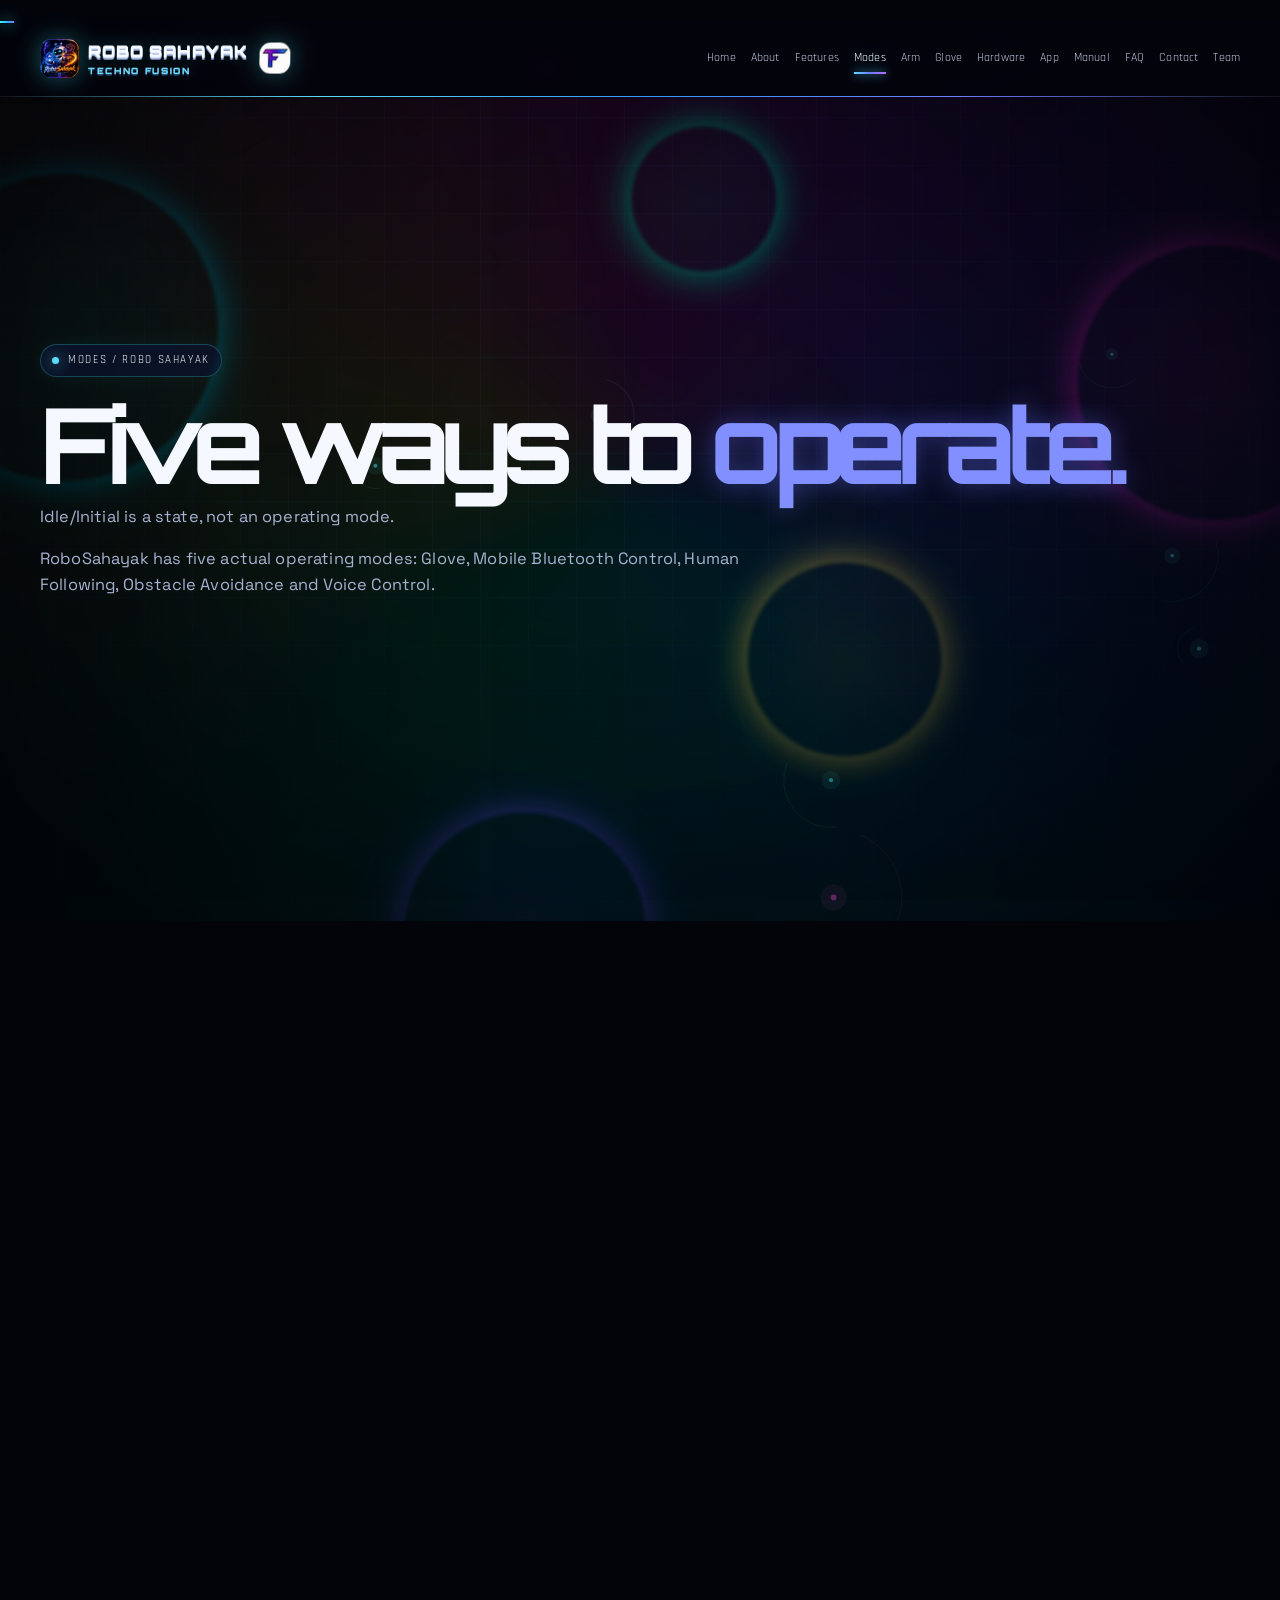
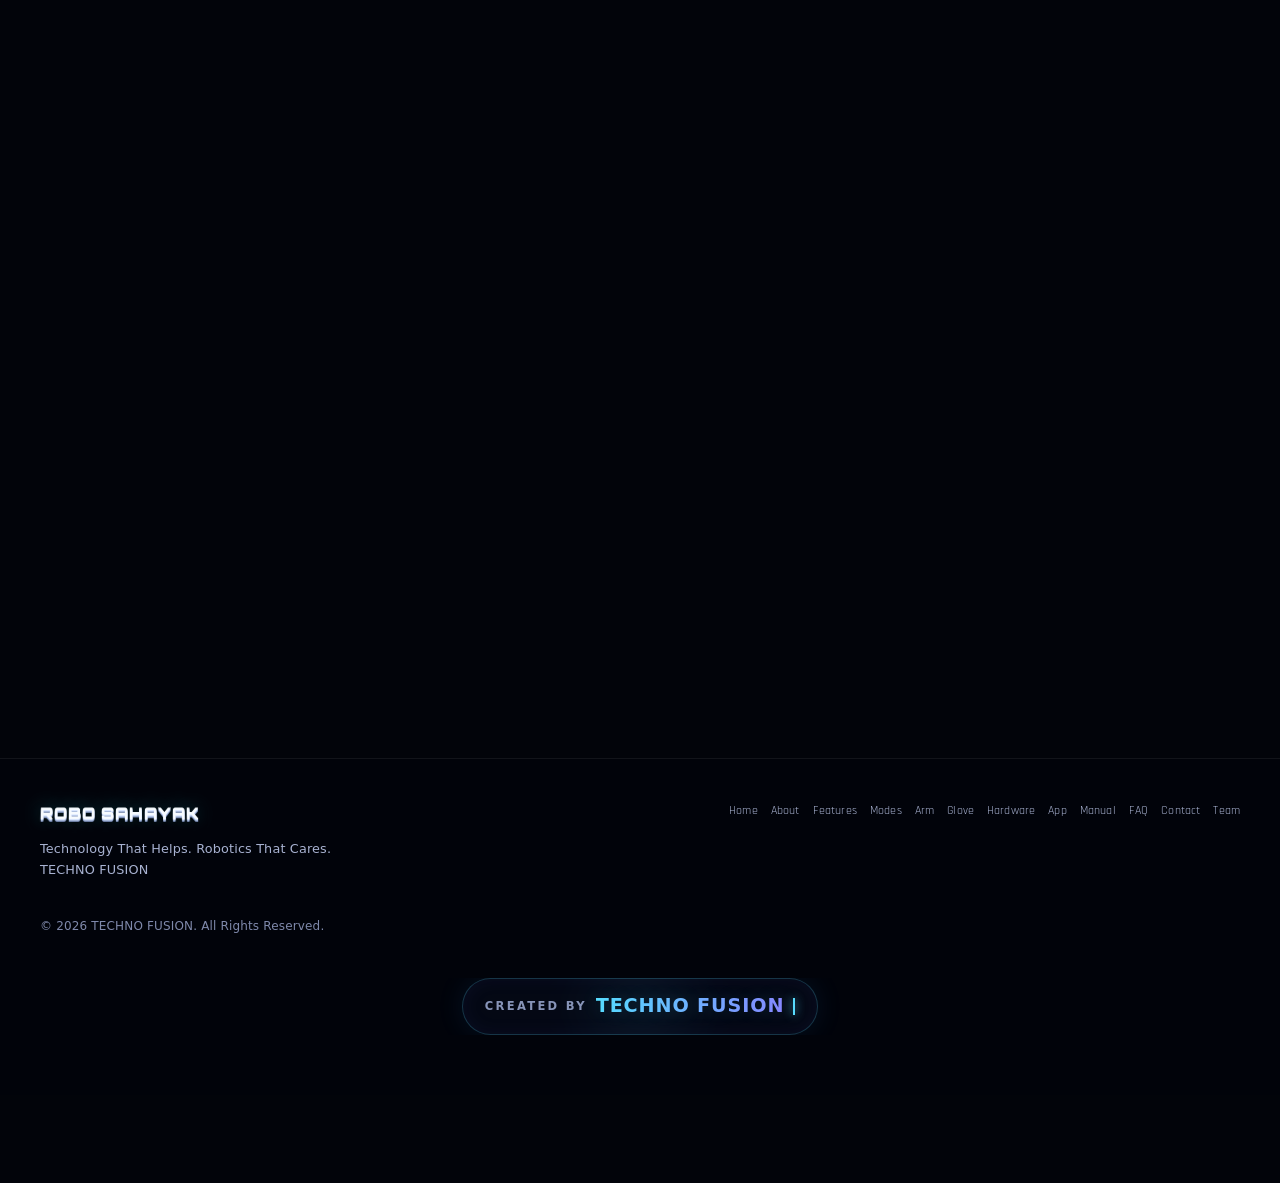
<file: modes.html>
<!doctype html><html lang="en"><head><meta charset="utf-8"><meta name="theme-color" content="#02030a"><meta name="viewport" content="width=device-width,initial-scale=1"><meta name="description" content="RoboSahayak has five actual operating modes: Glove, Mobile Bluetooth Control, Human Following, Obstacle Avoidance and Voice Control."><meta property="og:title" content="RoboSahayak | Modes"><meta property="og:description" content="RoboSahayak has five actual operating modes: Glove, Mobile Bluetooth Control, Human Following, Obstacle Avoidance and Voice Control."><meta property="og:type" content="website"><title>RoboSahayak | Modes</title><link rel="icon" href="assets/RoboSahayak_final_logo.jpeg"><link rel="stylesheet" href="styles.css"></head><body>
<header class="nav"><div class="container navin"><a class="brand" href="index.html"><img src="assets/RoboSahayak_final_logo.jpeg" alt="RoboSahayak logo" onerror="this.style.display='none'"><div class="three-d-brand"><span class="three-d-robo">ROBO SAHAYAK</span><small class="three-d-techno">TECHNO FUSION</small></div><img class="tfmark three-d-tf" src="assets/TECHNO_FUSION_TF_logo.png" alt="TECHNO FUSION TF logo"></a><button class="menu" aria-label="Open navigation" aria-expanded="false">☰</button><nav class="links" aria-label="Main navigation"><a href="index.html">Home</a><a href="about.html">About</a><a href="features.html">Features</a><a href="modes.html">Modes</a><a href="arm.html">Arm</a><a href="glove.html">Glove</a><a href="hardware.html">Hardware</a><a href="app.html">App</a><a href="manual.html">Manual</a><a href="faq.html">FAQ</a><a href="contact.html">Contact</a><a href="team.html">Team</a></nav></div></header>
<main><section class="hero"><div class="container"><div class="reveal"><span class="eyebrow"><span class="dot"></span> Modes / ROBO SAHAYAK</span><h1 style="margin-top:24px">Five ways to <span class='purple'>operate.</span></h1><p>Idle/Initial is a state, not an operating mode.</p><p>RoboSahayak has five actual operating modes: Glove, Mobile Bluetooth Control, Human Following, Obstacle Avoidance and Voice Control.</p></div></div></section><section><div class="container grid g3"><div class="card reveal"><span class="kicker">01</span><h3>Glove Mode</h3><p><b>Purpose:</b> Wearable locomotion and robotic-arm control.</p><p style="margin-top:10px"><b>Hardware/software:</b> Arduino Nano, MPU6050, flex sensors, HC-05.</p></div><div class="card reveal"><span class="kicker">02</span><h3>Mobile Bluetooth Control Mode</h3><p><b>Purpose:</b> App-based robot control through Bluetooth.</p><p style="margin-top:10px"><b>Hardware/software:</b> RoboSahayak app, HC-05, Arduino UNO.</p></div><div class="card reveal"><span class="kicker">03</span><h3>Human Following Mode</h3><p><b>Purpose:</b> Configured distance-based following behavior.</p><p style="margin-top:10px"><b>Hardware/software:</b> HC-SR04, Arduino UNO and motors.</p></div><div class="card reveal"><span class="kicker">04</span><h3>Obstacle Avoidance Mode</h3><p><b>Purpose:</b> Ultrasonic obstacle detection and avoidance.</p><p style="margin-top:10px"><b>Hardware/software:</b> HC-SR04, Arduino UNO and motor drivers.</p></div><div class="card reveal"><span class="kicker">05</span><h3>Voice Control Mode</h3><p><b>Purpose:</b> Voice-based commands through the mobile app.</p><p style="margin-top:10px"><b>Hardware/software:</b> RoboSahayak app.</p></div></div></section><section><div class="container"><div class="head reveal"><span class="kicker">06 / Interactive Modes</span><h2>Explore each operating mode.</h2><p>Tap a mode to inspect its purpose and core system.</p></div><div class="mode-lab card reveal"><div class="mode-tabs" role="tablist"> <button class="mode-tab active" data-mode="glove">01 · Glove</button><button class="mode-tab" data-mode="mobile">02 · Mobile Bluetooth</button><button class="mode-tab" data-mode="human">03 · Human Following</button><button class="mode-tab" data-mode="obstacle">04 · Obstacle Avoidance</button><button class="mode-tab" data-mode="voice">05 · Voice Control</button></div><div class="mode-output"><div class="mode-pulse"></div><div><span class="kicker" data-mode-number>MODE 01</span><h3 data-mode-title>Glove Mode</h3><p data-mode-copy>Wearable locomotion and robotic-arm control using Arduino Nano, MPU6050, flex sensors and HC-05.</p><div class="mode-chips"><span data-mode-chip>Arduino Nano</span><span data-mode-chip>MPU6050</span><span data-mode-chip>HC-05</span></div></div></div></div></div></section></main>
<footer><div class="container foot"><div><div class="brand"><span class="three-d-brand three-d-robo">ROBO SAHAYAK</span></div><p style="color:var(--muted);font-size:.8rem">Technology That Helps. Robotics That Cares.<br>TECHNO FUSION</p></div><nav><a href="index.html">Home</a><a href="about.html">About</a><a href="features.html">Features</a><a href="modes.html">Modes</a><a href="arm.html">Arm</a><a href="glove.html">Glove</a><a href="hardware.html">Hardware</a><a href="app.html">App</a><a href="manual.html">Manual</a><a href="faq.html">FAQ</a><a href="contact.html">Contact</a><a href="team.html">Team</a></nav></div><div class="container" style="margin-top:24px;color:#7f89ab;font-size:.75rem">© 2026 TECHNO FUSION. All Rights Reserved.</div><div class="creator-credit" aria-label="Created by Techno Fusion"><div class="creator-credit-line"><span class="creator-label">Created by</span><span class="creator-name">TECHNO FUSION</span><span class="creator-cursor" aria-hidden="true"></span></div></div></footer><script src="script.js"></script></body></html>
</file>
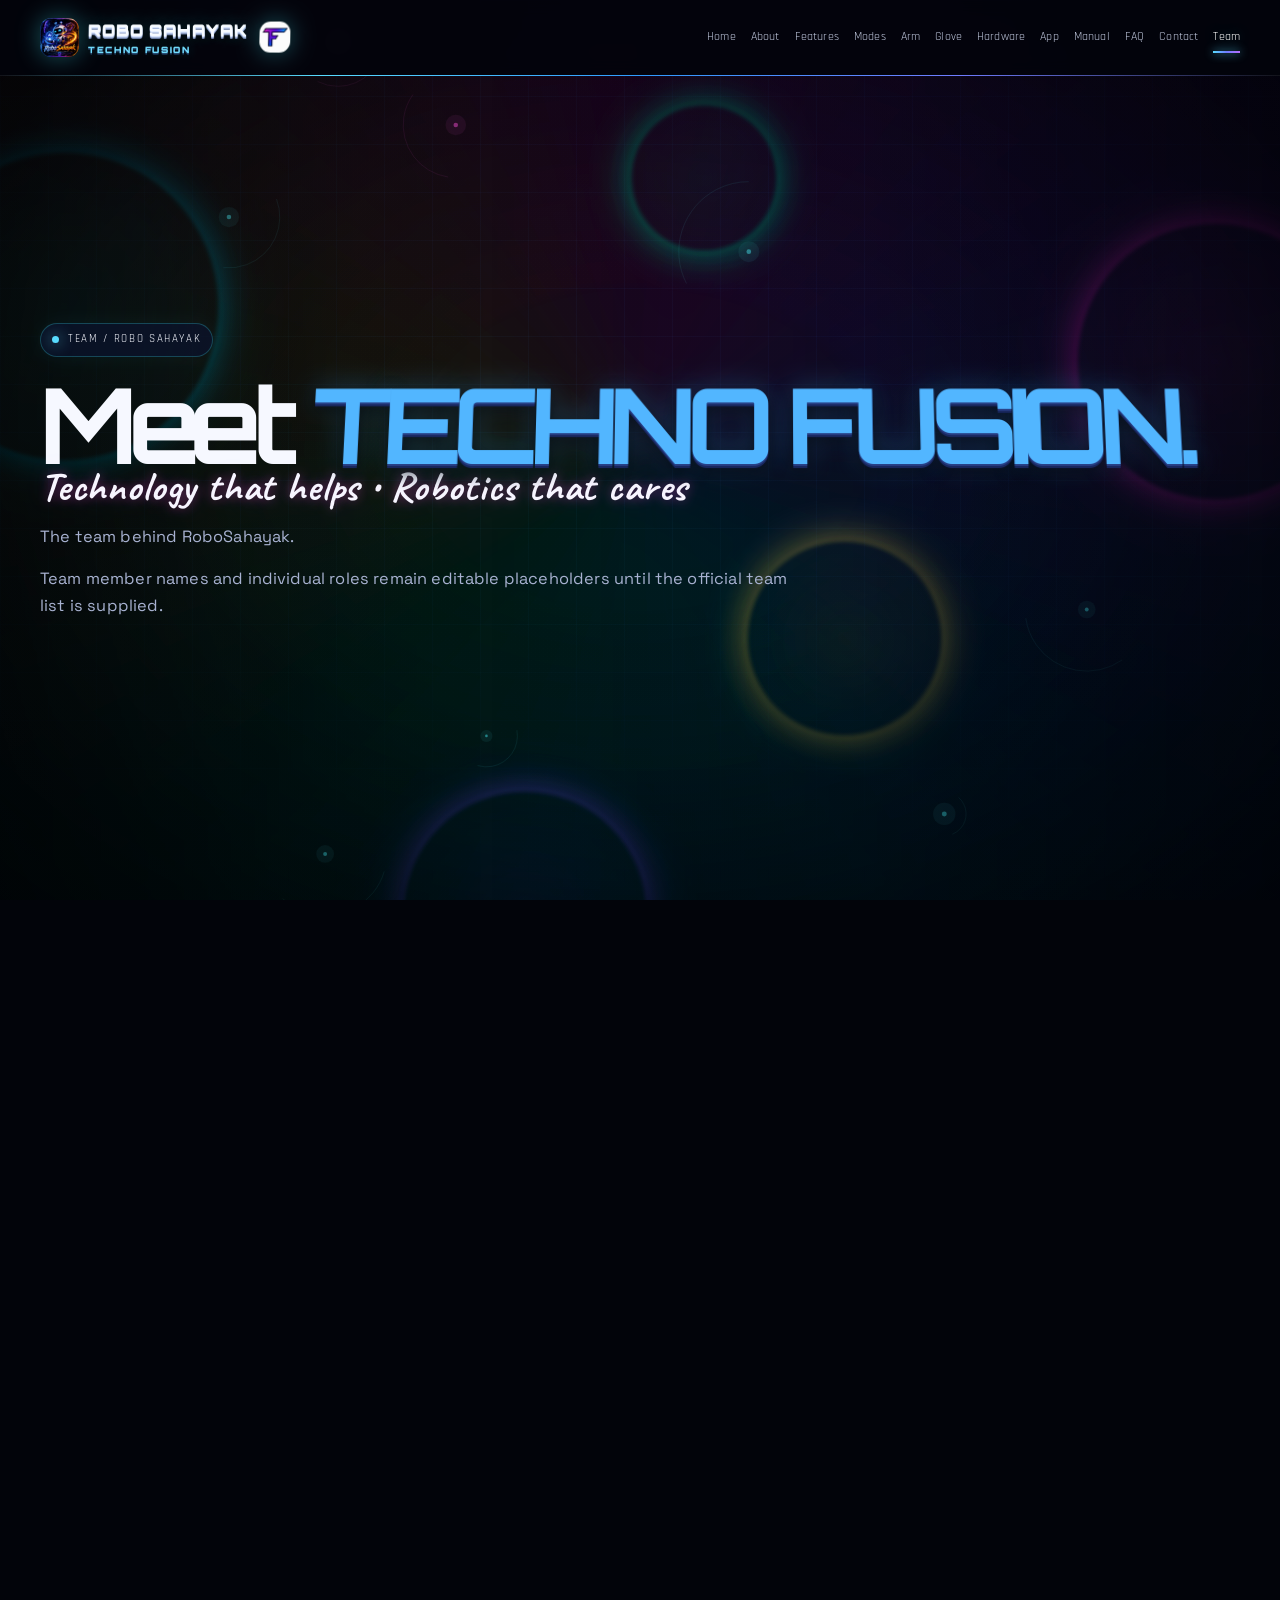
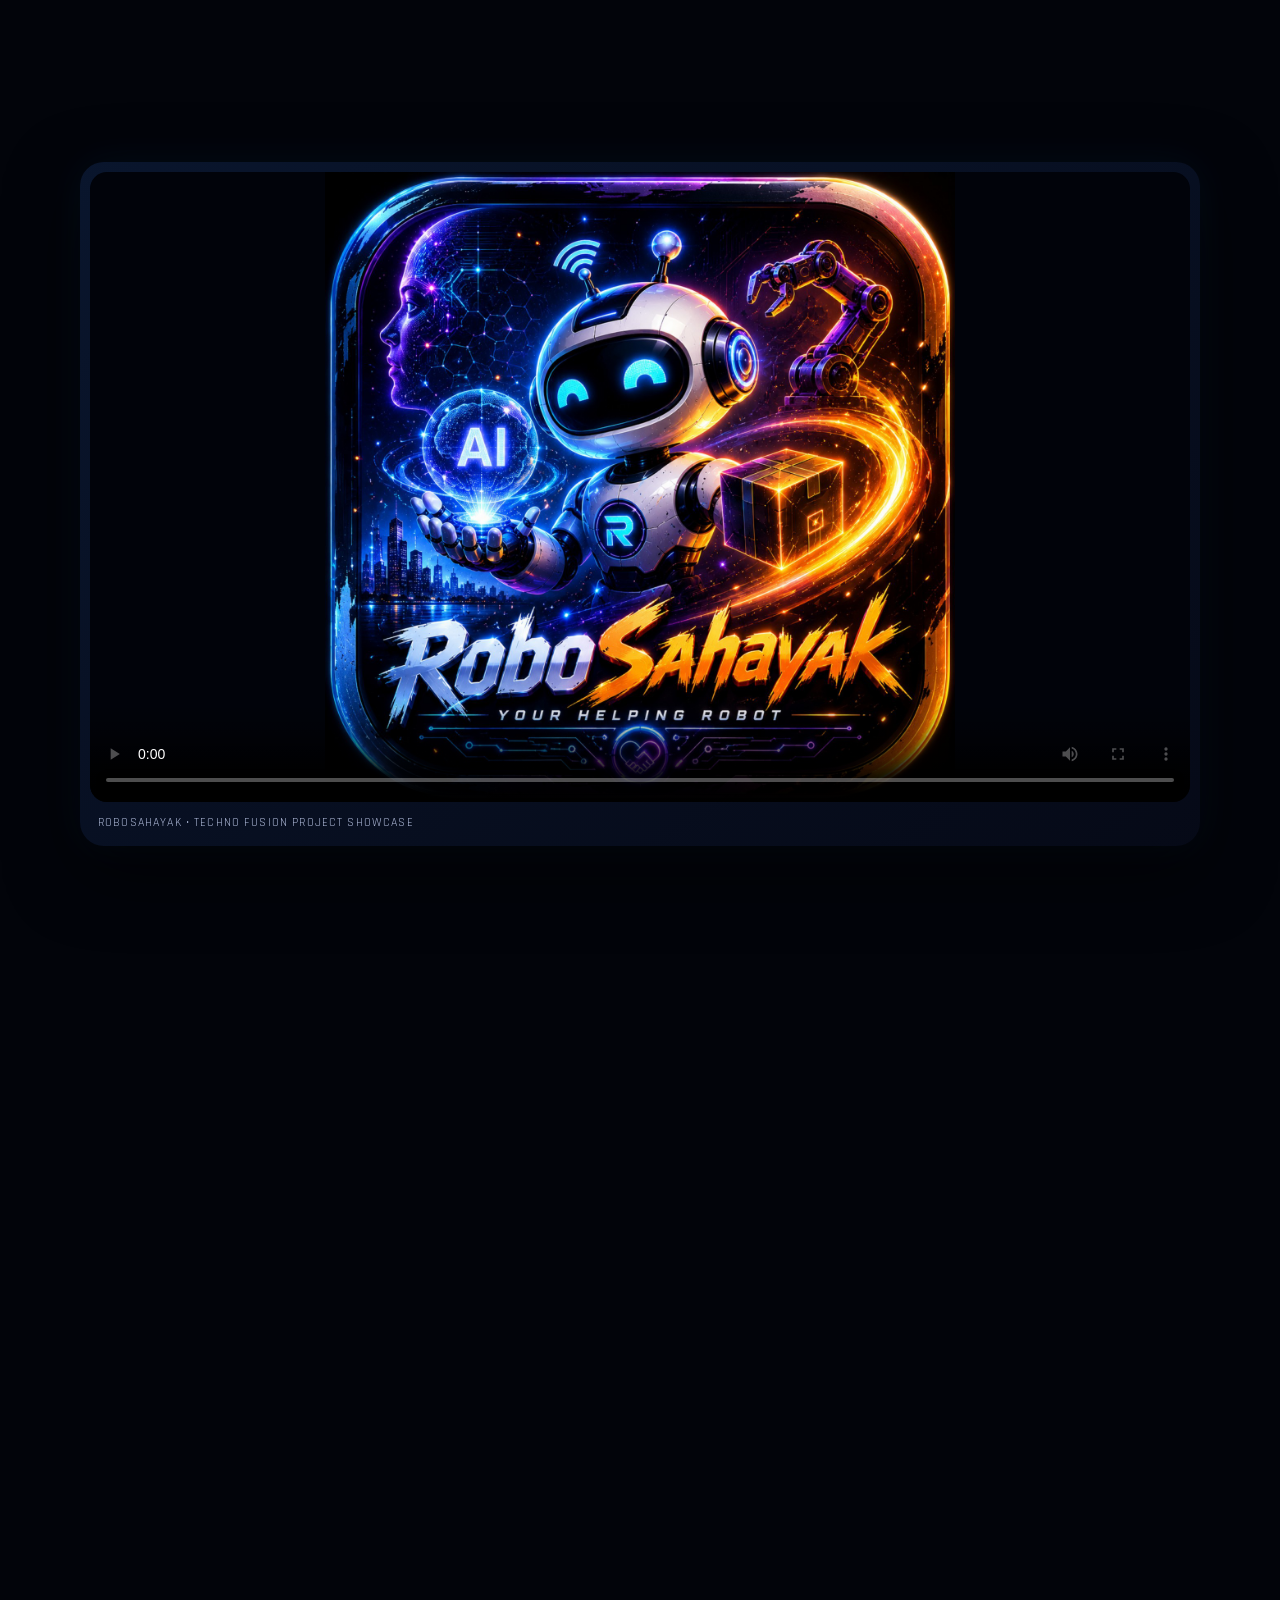
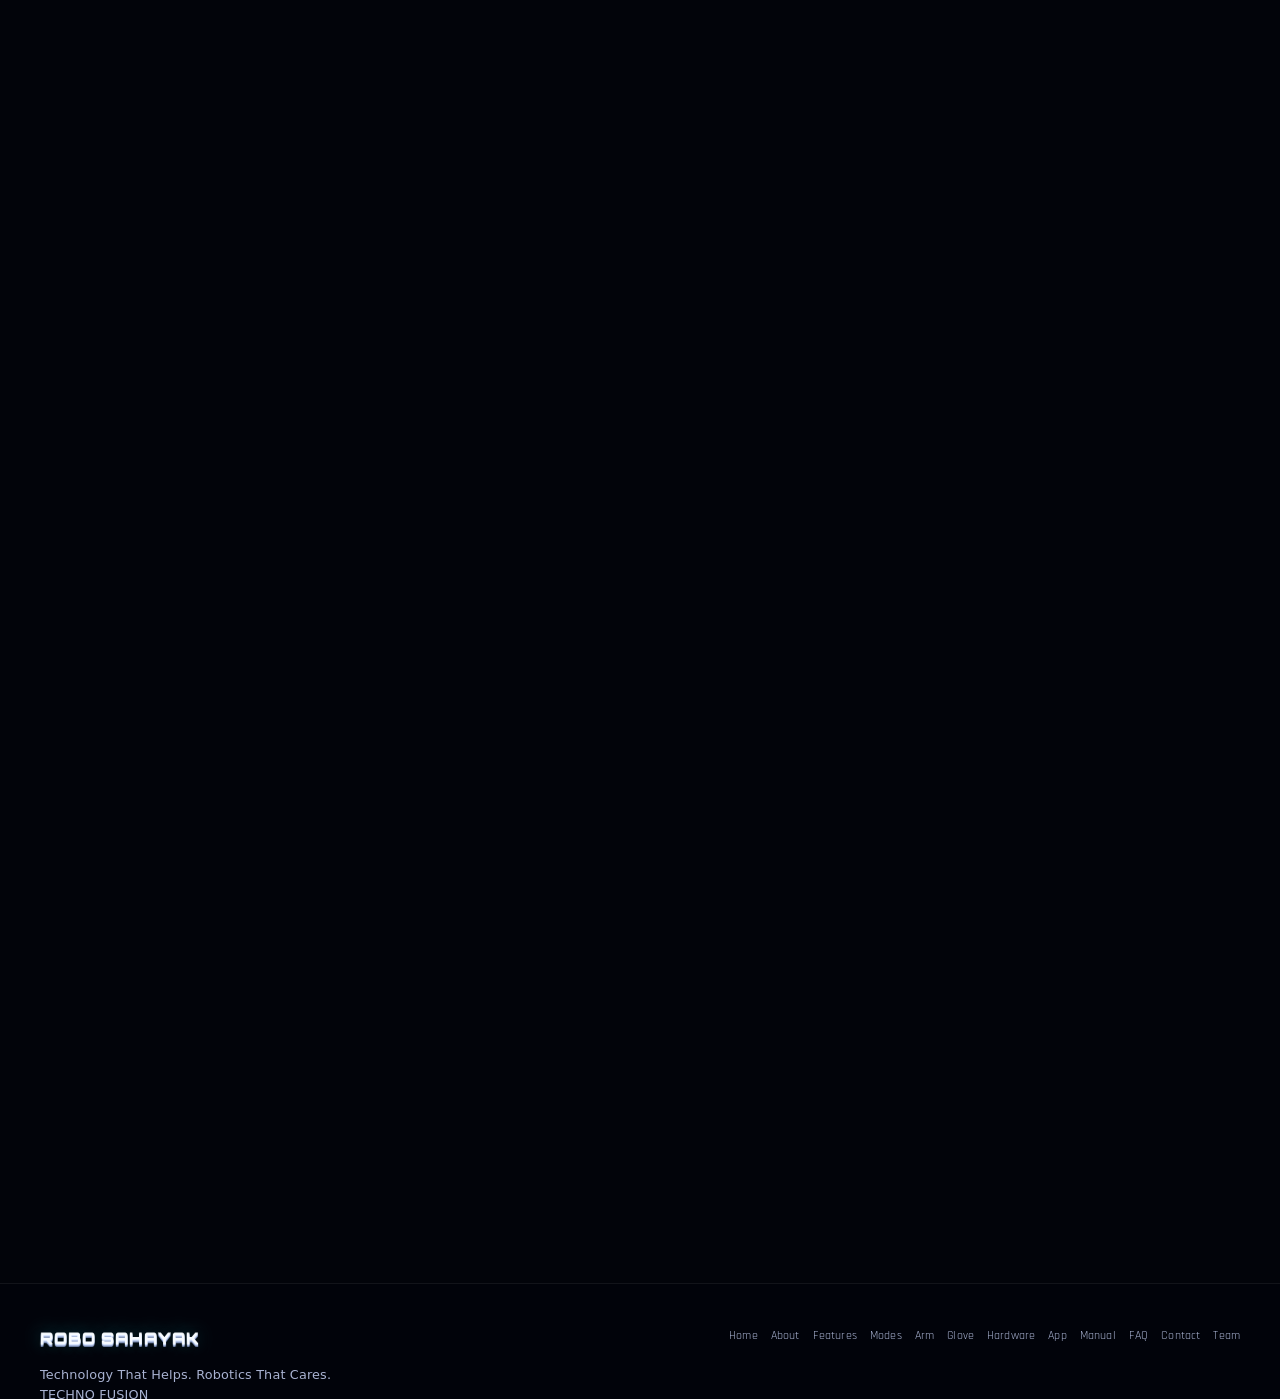
<file: team.html>
<!doctype html><html lang="en"><head><meta charset="utf-8"><meta name="theme-color" content="#02030a"><meta name="viewport" content="width=device-width,initial-scale=1"><meta name="description" content="Meet TECHNO FUSION, the team behind the RoboSahayak assistive robotics project."><meta property="og:title" content="RoboSahayak | TECHNO FUSION"><meta property="og:description" content="TECHNO FUSION — the team behind RoboSahayak."><meta property="og:type" content="website"><title>RoboSahayak | TECHNO FUSION</title><link rel="icon" href="assets/RoboSahayak_final_logo.jpeg"><link rel="stylesheet" href="styles.css"></head><body>
<header class="nav"><div class="container navin"><a class="brand" href="index.html"><img src="assets/RoboSahayak_final_logo.jpeg" alt="RoboSahayak logo"><div class="three-d-brand"><span class="three-d-robo">ROBO SAHAYAK</span><small class="three-d-techno">TECHNO FUSION</small></div><img class="tfmark three-d-tf" src="assets/TECHNO_FUSION_TF_logo.png" alt="TECHNO FUSION TF merged logo"></a><button class="menu" aria-label="Open navigation" aria-expanded="false">☰</button><nav class="links" aria-label="Main navigation"><a href="index.html">Home</a><a href="about.html">About</a><a href="features.html">Features</a><a href="modes.html">Modes</a><a href="arm.html">Arm</a><a href="glove.html">Glove</a><a href="hardware.html">Hardware</a><a href="app.html">App</a><a href="manual.html">Manual</a><a href="faq.html">FAQ</a><a href="contact.html">Contact</a><a href="team.html">Team</a></nav></div></header>
<main><section class="hero"><div class="container"><div class="reveal"><span class="eyebrow"><span class="dot"></span> Team / ROBO SAHAYAK</span><h1 style="margin-top:24px">Meet <span class="blue three-d-techno-title">TECHNO FUSION.</span></h1><div class="tagline-script reveal">Technology that helps • Robotics that cares</div><p>The team behind RoboSahayak.</p><p>Team member names and individual roles remain editable placeholders until the official team list is supplied.</p></div></div></section>
<section><div class="container grid g2 team-identity"><div class="card reveal team-logo-card"><span class="kicker">TEAM IDENTITY</span><div class="team-logo-frame"><img src="assets/TECHNO_FUSION_REAL_logo.png" alt="Official TECHNO FUSION team logo"></div><p>Official TECHNO FUSION logo supplied for the project website.</p></div><div class="card reveal"><span class="kicker">PROJECT IDENTITY</span><div class="dual-logos three-d-logo-row"><img src="assets/RoboSahayak_final_logo.jpeg" alt="RoboSahayak logo"><img src="assets/TECHNO_FUSION_TF_logo.png" alt="TECHNO FUSION TF merged logo"></div><h3>RoboSahayak × TECHNO FUSION</h3><p>RoboSahayak is the assistive robotics project; TECHNO FUSION is the team identity behind it.</p></div></div></section>
<section><div class="container"><div class="head reveal"><span class="kicker">PROJECT SHOWCASE</span><h2>RoboSahayak in action.</h2><p>A project showcase video from TECHNO FUSION.</p></div><figure class="media-card wide reveal premium-video-card"><video controls playsinline preload="metadata" poster="assets/RoboSahayak_hero_visual.png"><source src="assets/RoboSahayak_showcase.mp4" type="video/mp4">Your browser does not support the video element.</video><figcaption>RoboSahayak • TECHNO FUSION project showcase</figcaption></figure></div></section>
<section id="team-contribution"><div class="container"><div class="head reveal"><span class="kicker">TEAM CONTRIBUTION</span><h2>The people behind the project.</h2><p>Meet the members of TECHNO FUSION and their contributions to Smart Assistive Multi Mode Robot.</p></div><div class="grid g2 team-contribution-grid">
<article class="card reveal team-contribution-card"><span class="kicker">FOUNDER OF THE PROJECT</span><h3>Yashswi Tiwari</h3><h4>The responsible, experienced and expert leader, as well as an all-rounder—</h4><p class="typing-text" data-typing="Being the Leader of the ‘TECHNO FUSION’ team, as well as the founder of the project-“Smart Assistive Multi Mode Robot”, he contributed in supporting and leading the team in every harsh situations and overcoming the conflicts and obstacles while building the robot under his excellent supervision, resulting in a true sucess. He played a key role in maintaining the team, managing small issues while building the project and also taking major responsibility like placing the order of components, RoboSahayak app development and also in giving beneficial advice in the project ideas."></p></article>
<article class="card reveal team-contribution-card"><span class="kicker">CO-FOUNDER OF THE PROJECT</span><h3>Sarthak Kumar Sharma</h3><h4>The golden key card, worm researcher and an all-rounder—</h4><p class="typing-text" data-typing="Sarthak Kumar Sharma, the Vice leader of the ‘TECHNO FUSION’ team as well as the founder of the name of the robot for the project- “Smart Assistive Multi Mode Robot”, played a key role in the development of robot, including major tasks like designing the robotic arm STL file, making of the whole robot’s circuit diagram, researching about the project, writing of the user manual, designing the robot’s function, calculating and coordinating the overall progress, and an ultimate role in design the software (programming) of the robot, web development and making of the PowerPoint Presentation (ppt)."></p></article>
<article class="card reveal team-contribution-card"><span class="kicker">MEMBER</span><h3>Aryan Goswami</h3><h4>Expert—</h4><p class="typing-text" data-typing="He is one of the expert members of the ‘TECHNO FUSION’ team. His major contribution in checking each and every component used in the robot briefly and completing the circuit of the robot as well as in managing all the wires in a clean manner and designing the robot’s overall look."></p></article>
<article class="card reveal team-contribution-card"><span class="kicker">MEMBER</span><h3>Saurya</h3><h4>Assistant in every field—</h4><p class="typing-text" data-typing="Last, but not the least. This is Saurya, one of the highly experienced members of the ‘TECHNO FUSION’ team. He acted as the backbone of the team as well as in the development of the project. As he contributed the team with his excellent and highly appreciable assistance, he played a major role in suggesting the design of the robot and in debugging the robot."></p></article>
</div></div></section><section><div class="container"><div class="head reveal"><span class="kicker">09 / Team Journey</span><h2>Built through iteration.</h2><p>From electronics and code to a working assistive robotics concept.</p></div><div class="timeline"><div class="timeline-card reveal"><b>RESEARCH</b><span>Define the assistance problem.</span></div><div class="timeline-card reveal"><b>BUILD</b><span>Integrate controller, sensors, motors and arm.</span></div><div class="timeline-card reveal"><b>CONTROL</b><span>Connect glove and mobile interaction.</span></div><div class="timeline-card reveal"><b>TEST</b><span>Validate movement, sensing and interaction.</span></div></div></div></section></main>
<footer><div class="container foot"><div><div class="brand"><span class="three-d-brand three-d-robo">ROBO SAHAYAK</span></div><p style="color:var(--muted);font-size:.8rem">Technology That Helps. Robotics That Cares.<br>TECHNO FUSION</p></div><nav><a href="index.html">Home</a><a href="about.html">About</a><a href="features.html">Features</a><a href="modes.html">Modes</a><a href="arm.html">Arm</a><a href="glove.html">Glove</a><a href="hardware.html">Hardware</a><a href="app.html">App</a><a href="manual.html">Manual</a><a href="faq.html">FAQ</a><a href="contact.html">Contact</a><a href="team.html">Team</a></nav></div><div class="container" style="margin-top:24px;color:#7f89ab;font-size:.75rem">© 2026 TECHNO FUSION. All Rights Reserved.</div><div class="creator-credit" aria-label="Created by Techno Fusion"><div class="creator-credit-line"><span class="creator-label">Created by</span><span class="creator-name">TECHNO FUSION</span><span class="creator-cursor" aria-hidden="true"></span></div></div></footer><script src="script.js"></script></body></html>
</file>
<file: styles.css>
/* Premium multi-font system: futuristic display + technical UI + stylish handwritten accents */
@import url('https://fonts.googleapis.com/css2?family=Caveat:wght@500;600;700&family=Exo+2:wght@400;500;600;700;800&family=Orbitron:wght@500;600;700;800;900&family=Rajdhani:wght@400;500;600;700&family=Space+Grotesk:wght@400;500;600;700&display=swap');
:root{
 --font-display:'Orbitron',system-ui,sans-serif;
 --font-body:'Space Grotesk',system-ui,sans-serif;
 --font-tech:'Rajdhani',system-ui,sans-serif;
 --font-alt:'Exo 2',system-ui,sans-serif;
 --font-script:'Caveat',cursive;
}
body{font-family:var(--font-body),system-ui,sans-serif;letter-spacing:.01em}
.nav,.links,.btn,.kicker,.eyebrow,.spec,.node,.foot nav{font-family:var(--font-tech),system-ui,sans-serif}
.brand,.brand small,.hero h1,.head h2,.card h3,.loader-logo,.foot strong{font-family:var(--font-display),var(--font-alt),system-ui,sans-serif}
.hero p,.head p,.card p,details p,label,input,textarea,select{font-family:var(--font-body),system-ui,sans-serif}
.script,.handwritten,.tagline-script{font-family:var(--font-script),cursive!important;font-weight:700;letter-spacing:.02em}
.tagline-script{font-size:clamp(1.7rem,3.2vw,2.6rem);line-height:1;color:#f7f5ff;text-shadow:0 0 12px #ff4fd866,0 0 28px #a86cff33;display:inline-block;transform:rotate(-2deg);animation:scriptFloat 3.2s ease-in-out infinite}
.kicker{letter-spacing:.2em}
@keyframes scriptFloat{50%{transform:rotate(1deg) translateY(-3px)}}
@media(prefers-reduced-motion:reduce){.tagline-script{animation:none!important}}
:root{--bg:#02030a;--bg2:#07091a;--panel:rgba(9,13,34,.72);--panel-solid:#0b102b;--text:#f6f8ff;--muted:#a8b2d1;--cyan:#43f5ff;--blue:#36a7ff;--purple:#9b6cff;--pink:#ff49d8;--gold:#ffd76a;--green:#5cff9a;--max:1200px;--ease:cubic-bezier(.2,.75,.2,1)}
*{box-sizing:border-box}html{scroll-behavior:smooth;scroll-padding-top:86px}body{margin:0;color:var(--text);font-family:Inter,ui-sans-serif,system-ui,-apple-system,BlinkMacSystemFont,"Segoe UI",sans-serif;background:radial-gradient(circle at 12% 10%,#164cff22,transparent 28rem),radial-gradient(circle at 88% 22%,#ff32dc1c,transparent 28rem),linear-gradient(180deg,var(--bg),var(--bg2) 50%,#02030a);overflow-x:hidden;line-height:1.6}
body:before{content:"";position:fixed;inset:0;z-index:-4;pointer-events:none;background-image:linear-gradient(#6270ff0b 1px,transparent 1px),linear-gradient(90deg,#6270ff0b 1px,transparent 1px);background-size:48px 48px;mask-image:linear-gradient(#000 0%,#000 55%,transparent 100%)}
body:after{content:"";position:fixed;inset:0;z-index:100;pointer-events:none;background:radial-gradient(circle at var(--mx,50%) var(--my,50%),#43f5ff0a,transparent 24rem);mix-blend-mode:screen}
a{color:inherit;text-decoration:none}img,video{max-width:100%;display:block}.container{width:min(var(--max),calc(100% - 36px));margin:auto}
/* Loading / transition */
.loader{position:fixed;inset:0;z-index:9999;background:#010208;overflow:hidden;transition:opacity .55s ease,visibility .55s}.loader.hide{opacity:0;visibility:hidden;pointer-events:none}.loader-status{font-size:.65rem;letter-spacing:.19em;color:#e2e8ff;text-transform:uppercase}.loader-bar{height:3px;background:#fff2;border-radius:99px;margin-top:12px;overflow:hidden}.loader-bar i{display:block;height:100%;width:0;background:linear-gradient(90deg,var(--cyan),var(--blue),var(--purple),var(--pink));box-shadow:0 0 18px var(--cyan);animation:load 1.8s var(--ease) forwards}.loader-percent{font-size:.62rem;letter-spacing:.2em;color:#aeb8d8;margin-top:7px}.page-transition{position:fixed;inset:0;z-index:9000;background:radial-gradient(circle,#172d78,#050616 65%);opacity:0;visibility:hidden;transition:.4s}.page-transition.on{opacity:1;visibility:visible}
/* Navigation */
.nav{height:76px;position:fixed;inset:0 0 auto;z-index:5000;background:#03040be8;border-bottom:1px solid #fff1;backdrop-filter:blur(16px);-webkit-backdrop-filter:blur(16px)}.nav:after{content:"";position:absolute;left:0;right:0;bottom:-1px;height:1px;background:linear-gradient(90deg,transparent,var(--cyan),var(--purple),var(--pink),transparent);animation:lineTravel 5s linear infinite}.navin{height:100%;display:flex;align-items:center;gap:18px}.brand{display:flex;align-items:center;gap:9px;font-weight:950;letter-spacing:.04em;white-space:nowrap}.brand img{width:39px;height:39px;border-radius:11px;object-fit:contain;filter:drop-shadow(0 0 12px #43f5ff55)}.brand .tfmark{width:31px;height:31px;margin-left:3px}.brand small{display:block;color:#909bbd;font-size:.55rem;letter-spacing:.19em}.links{margin-left:auto;display:flex;align-items:center;gap:15px}.links a{font-size:.74rem;color:#c2c9df;position:relative;padding:8px 0;transition:color .2s ease,text-shadow .2s ease}.links a:after{content:"";position:absolute;left:0;right:100%;bottom:2px;height:2px;background:linear-gradient(90deg,var(--cyan),var(--purple),var(--pink));box-shadow:0 0 10px var(--cyan);transition:right .25s}.links a:hover,.links a.active{color:#fff;text-shadow:0 0 14px #43f5ff66}.links a:hover:after,.links a.active:after{right:0}.menu{display:none;margin-left:auto;border:1px solid #43f5ff33;background:#ffffff07;color:#fff;border-radius:12px;padding:9px 12px;font-size:1.1rem}
/* Main / hero */
main{padding-top:76px}.hero{min-height:calc(100vh - 76px);display:grid;align-items:center;padding:72px 0 90px;position:relative}.hero-wrap{display:grid;grid-template-columns:1.03fr .97fr;align-items:center;gap:50px}.hero h1{font-size:clamp(4rem,9vw,8.5rem);line-height:.82;letter-spacing:-.09em;margin:24px 0 0}.hero p{max-width:720px;color:var(--muted);font-size:1.02rem}.eyebrow{display:inline-flex;align-items:center;gap:9px;padding:7px 11px;border:1px solid #43f5ff3b;background:#0b1430aa;border-radius:999px;font-size:.69rem;letter-spacing:.15em;text-transform:uppercase;box-shadow:0 0 24px #43f5ff0e}.dot{width:7px;height:7px;border-radius:50%;background:var(--cyan);box-shadow:0 0 15px var(--cyan);animation:blink 1.2s ease-in-out infinite}.blue{color:var(--blue);text-shadow:0 0 24px #36a7ff66}.purple{color:var(--purple);text-shadow:0 0 24px #9b6cff66}.actions{display:flex;gap:11px;flex-wrap:wrap;margin-top:24px}.btn{min-height:49px;padding:0 17px;border-radius:13px;border:1px solid #43f5ff36;display:inline-flex;align-items:center;justify-content:center;font-weight:850;font-size:.86rem;position:relative;overflow:hidden;transition:transform .2s ease,box-shadow .2s ease,border-color .2s ease}.btn:before{content:"";position:absolute;top:0;bottom:0;width:90px;background:linear-gradient(90deg,transparent,#fff4,transparent);transform:translateX(-150px);animation:buttonShine 4s ease-in-out infinite}.btn>*{position:relative}.primary{background:linear-gradient(120deg,var(--blue),var(--purple),var(--pink));background-size:200% 200%;animation:gradient 6s ease infinite;box-shadow:0 0 26px #7b5cff2b}.secondary{background:#fff6}.btn:hover{transform:translateY(-3px);border-color:#43f5ff88;box-shadow:0 0 28px #43f5ff22,0 14px 32px #0007}
/* media/robot */
.hero-visual{min-height:470px;display:grid;place-items:center}.media-orbit{width:min(520px,90vw);aspect-ratio:1;position:relative;display:grid;place-items:center}.media-orbit:before,.media-orbit:after{content:"";position:absolute;border-radius:50%;border:1px solid #43f5ff22;inset:8%;animation:orbit 18s linear infinite}.media-orbit:after{inset:17%;border-color:#ff49d833;animation-direction:reverse;animation-duration:13s}.media-ring{position:absolute;border-radius:50%;border:1px solid #43f5ff33;pointer-events:none}.r1{inset:2%;animation:orbit 24s linear infinite}.r2{inset:26%;border-style:dashed;animation:orbit 10s linear infinite reverse}.r3{inset:38%;border-color:#ffd76a55;animation:orbit 7s linear infinite}.hero-art{position:absolute;width:63%;height:63%;object-fit:contain;mix-blend-mode:screen;opacity:.88;filter:drop-shadow(0 0 22px #43f5ff22);animation:heroFloat 4.5s ease-in-out infinite}.media-label{position:absolute;bottom:7%;padding:8px 11px;border:1px solid #43f5ff33;background:#050817d9;border-radius:999px;color:#dbe3ff;font-size:.6rem;letter-spacing:.14em;box-shadow:0 0 20px #43f5ff12}
/* sections/cards */
section{padding:100px 0;position:relative}.head{max-width:800px;margin-bottom:34px}.kicker{color:var(--cyan);font-size:.69rem;font-weight:900;letter-spacing:.16em;text-transform:uppercase;text-shadow:0 0 14px #43f5ff55}.head h2{font-size:clamp(2rem,5vw,3.5rem);line-height:1.04;letter-spacing:-.045em;margin:8px 0 12px}.head p,.card p{color:var(--muted)}.grid{display:grid;gap:16px}.g2{grid-template-columns:repeat(2,1fr)}.g3{grid-template-columns:repeat(3,1fr)}.g4{grid-template-columns:repeat(4,1fr)}.card{position:relative;overflow:hidden;background:linear-gradient(145deg,#11183bcf,#070b20e8);border:1px solid #7168ff2e;border-radius:21px;padding:23px;box-shadow:0 18px 55px #0006,inset 0 0 35px #7b5cff08;transition:transform .35s var(--ease),border-color .25s,box-shadow .35s}.card:before{content:"";position:absolute;width:130px;height:130px;right:-65px;top:-65px;border-radius:50%;background:radial-gradient(circle,#43f5ff16,transparent 70%);animation:orbDrift 8s ease-in-out infinite}.card:after{content:"";position:absolute;left:-110%;top:0;width:75%;height:1px;background:linear-gradient(90deg,transparent,var(--cyan),var(--pink),transparent);animation:scan 5s linear infinite}.card:hover{transform:translateY(-6px);border-color:#43f5ff66;box-shadow:0 0 30px #43f5ff15,0 24px 65px #0008,inset 0 0 45px #9b6cff08}.icon{font-size:1.35rem;margin-bottom:13px;text-shadow:0 0 18px currentColor;animation:iconBob 3s ease-in-out infinite}.spec{display:flex;justify-content:space-between;gap:16px;padding:9px 0;border-bottom:1px solid #fff1;font-size:.85rem}.spec span{color:var(--muted);text-align:right}.flow{display:flex;flex-wrap:wrap;align-items:center;justify-content:center;gap:9px}.node{padding:11px 14px;border:1px solid #43f5ff33;background:#fff4;border-radius:12px;font-size:.79rem;font-weight:850;box-shadow:0 0 16px #43f5ff0c;animation:node 3s ease-in-out infinite}.arrow{color:var(--cyan);font-weight:950;animation:arrow 1.3s ease-in-out infinite}.timeline{display:grid;gap:13px}.step{display:grid;grid-template-columns:47px 1fr;gap:14px}.num{width:42px;height:42px;border-radius:50%;display:grid;place-items:center;background:linear-gradient(135deg,var(--cyan),var(--purple),var(--pink));font-weight:950;box-shadow:0 0 25px #9b6cff44;animation:numPulse 2.6s ease-in-out infinite}.distance{display:grid;grid-template-columns:repeat(3,1fr);gap:12px}.distance .card{text-align:center}.distance strong{font-size:1.4rem;display:block}.gallery{display:grid;grid-template-columns:repeat(4,1fr);gap:14px}.ph{aspect-ratio:4/3;border:1px dashed #7168ff55;border-radius:17px;display:grid;place-items:center;text-align:center;color:#9ca7cc;background:linear-gradient(135deg,#36a7ff08,#9b6cff0b);position:relative;overflow:hidden}.ph:before{content:"";position:absolute;left:0;right:0;top:-2px;height:2px;background:linear-gradient(90deg,transparent,var(--cyan),transparent);box-shadow:0 0 12px var(--cyan);animation:photoScan 3.5s linear infinite}.wide{grid-column:span 2}
/* radar */
.radar{width:min(300px,80vw);aspect-ratio:1;margin:auto;border-radius:50%;position:relative;border:1px solid #43f5ff55;background:repeating-radial-gradient(circle,#43f5ff08 0 1px,transparent 2px 54px);box-shadow:0 0 55px #43f5ff12,inset 0 0 40px #43f5ff08;overflow:hidden}.radar:before{content:"";position:absolute;inset:50% 0 auto 50%;width:50%;height:2px;transform-origin:left;background:linear-gradient(90deg,var(--cyan),transparent);box-shadow:0 0 14px var(--cyan);animation:radar 2.6s linear infinite}.radar:after{content:"";position:absolute;left:67%;top:31%;width:9px;height:9px;border-radius:50%;background:var(--pink);box-shadow:0 0 20px var(--pink);animation:target 1.1s ease-in-out infinite}
/* form/footer */
input,textarea,select{width:100%;background:#020616e8;color:#fff;border:1px solid #7168ff55;border-radius:12px;padding:12px 13px;font:inherit;outline:none;transition:.2s}input:focus,textarea:focus,select:focus{border-color:var(--cyan);box-shadow:0 0 20px #43f5ff18}label{display:grid;gap:6px;color:#dbe1f5;font-size:.82rem;margin-bottom:12px}textarea{min-height:125px;resize:vertical}details{padding:16px 18px;background:#fff4;border:1px solid #7168ff44;border-radius:14px;transition:.25s}details+details{margin-top:9px}details[open]{border-color:#43f5ff66;box-shadow:0 0 26px #43f5ff12}summary{cursor:pointer;font-weight:800}details p{color:var(--muted);padding-top:9px}footer{padding:42px 0;border-top:1px solid #fff1;background:#02040be8;position:relative}.foot{display:flex;justify-content:space-between;gap:25px;flex-wrap:wrap}.foot nav{display:flex;flex-wrap:wrap;gap:13px;color:var(--muted);font-size:.78rem}.foot nav a:hover{color:var(--cyan)}
/* Reveal and FX */
.reveal{opacity:0;transform:translateY(22px);transition:opacity .75s var(--ease),transform .75s var(--ease)}.reveal.show{opacity:1;transform:none}.glow{animation:glow 3s ease-in-out infinite}.cursor{display:none}.ambient-canvas{position:fixed;inset:0;width:100%;height:100%;z-index:-2;pointer-events:none}.sound-dot{width:6px;height:6px;display:inline-block;border-radius:50%;background:var(--cyan);box-shadow:0 0 9px var(--cyan);margin-right:6px}
@keyframes load{to{width:100%}}@keyframes reactorSpin{to{transform:rotate(360deg)}}@keyframes reactorOrbit{to{transform:rotate(360deg)}}@keyframes hue{to{background-position:300% 0}}@keyframes loaderFloat{50%{transform:translateY(-7px) rotate(2deg)}}@keyframes lineTravel{to{background-position:300% 0}}@keyframes blink{50%{opacity:.35;transform:scale(.65)}}@keyframes buttonShine{0%,55%{transform:translateX(-150px)}75%,100%{transform:translateX(520px)}}@keyframes gradient{50%{background-position:100% 80%}}@keyframes orbit{to{transform:rotate(360deg)}}@keyframes heroFloat{50%{transform:translateY(-8px)}}@keyframes orbDrift{50%{transform:translate(-30px,30px)}}@keyframes scan{to{left:130%}}@keyframes iconBob{50%{transform:translateY(-3px)}}@keyframes node{50%{transform:translateY(-2px);box-shadow:0 0 20px #43f5ff18}}@keyframes arrow{50%{transform:translateY(2px);opacity:.35}}@keyframes numPulse{50%{box-shadow:0 0 34px #ff49d855}}@keyframes photoScan{to{transform:translateY(180px)}}@keyframes radar{to{transform:rotate(360deg)}}@keyframes target{50%{opacity:.25;transform:scale(.65)}}@keyframes glow{50%{filter:drop-shadow(0 0 14px #43f5ff33)}}
@media (pointer:fine) and (min-width:900px){body{cursor:default}.links a,.btn,button,summary,.gesture-btn,.arm-part,.mode-tab{cursor:pointer}.typing-text,input,textarea,select{cursor:text}.links a:hover{transform:translateY(-1px)}}
@media(max-width:1050px){.links{display:none}.menu{display:block}.links.open{display:flex;position:absolute;left:0;right:0;top:76px;padding:16px 18px;flex-direction:column;align-items:flex-start;background:#040718f4;border-bottom:1px solid #43f5ff22;box-shadow:0 20px 40px #0008}.hero-wrap{grid-template-columns:1fr}.g4{grid-template-columns:repeat(2,1fr)}.g3{grid-template-columns:repeat(2,1fr)}.gallery{grid-template-columns:repeat(2,1fr)}}
@media(max-width:640px){.container{width:calc(100% - 24px)}section{padding:74px 0}.hero{padding:55px 0 65px}.hero h1{font-size:19vw}.hero-visual{min-height:350px}.g2,.g3,.g4,.distance,.gallery{grid-template-columns:1fr}.wide{grid-column:span 1}.actions .btn{width:100%}.brand .tfmark{display:none}.flow{justify-content:flex-start}.arrow{transform:rotate(90deg)}}
@media(prefers-reduced-motion:reduce){html{scroll-behavior:auto}.loader-video,.loader-reactor,.loader-bar i,.nav:after,.dot,.btn:before,.media-orbit:before,.media-orbit:after,.media-ring,.hero-art,.card:before,.card:after,.icon,.node,.arrow,.num,.ph:before,.radar:before,.radar:after,.glow{animation:none!important}.reveal{opacity:1;transform:none}.ambient-canvas{display:none!important}}

/* ===== BEAST v3: animated multicolour atmosphere + physics-inspired particles ===== */
body{background:#02020b;position:relative}
body:before{background-image:linear-gradient(#6675ff0a 1px,transparent 1px),linear-gradient(90deg,#6675ff0a 1px,transparent 1px);background-size:48px 48px;animation:gridDrift 22s linear infinite}
body:after{z-index:0;background:radial-gradient(420px circle at var(--mx,50%) var(--my,50%),#43f5ff12,transparent 70%);mix-blend-mode:screen}
.neon-atmosphere{position:fixed;inset:0;z-index:-3;pointer-events:none;overflow:hidden;filter:saturate(1.35)}
.neon-atmosphere:before{content:"";position:absolute;inset:-35%;background:conic-gradient(from 0deg,#ff2bd41b,#7b4dff22,#00d9ff1e,#00ffb31a,#ffe05a18,#ff2bd41b);filter:blur(65px);animation:colorWheel 26s linear infinite}
.neon-atmosphere:after{content:"";position:absolute;inset:0;background:radial-gradient(ellipse at 50% 50%,transparent 0 25%,#03030d66 68%,#010108c9 100%)}
.energy{position:absolute;border-radius:50%;filter:blur(2px);mix-blend-mode:screen;opacity:.52}
.energy:after{content:"";position:absolute;inset:18%;border:1px solid currentColor;border-radius:50%;box-shadow:0 0 35px currentColor;animation:energySpin 9s linear infinite}
.e1{width:38vw;height:38vw;left:-14vw;top:7vh;color:#00d9ff;background:radial-gradient(circle,#00d9ff2c,transparent 65%);animation:energyFloat1 16s ease-in-out infinite}
.e2{width:34vw;height:34vw;right:-12vw;top:16vh;color:#ff2bd4;background:radial-gradient(circle,#ff2bd428,transparent 66%);animation:energyFloat2 19s ease-in-out infinite}
.e3{width:30vw;height:30vw;left:26vw;bottom:-16vw;color:#7b4dff;background:radial-gradient(circle,#7b4dff2b,transparent 66%);animation:energyFloat3 17s ease-in-out infinite}
.e4{width:24vw;height:24vw;right:22vw;bottom:12vh;color:#ffe05a;background:radial-gradient(circle,#ffe05a1b,transparent 66%);animation:energyFloat2 14s ease-in-out infinite reverse}
.e5{width:18vw;height:18vw;left:46vw;top:7vh;color:#00ffb3;background:radial-gradient(circle,#00ffb31a,transparent 66%);animation:energyFloat1 12s ease-in-out infinite reverse}
.ambient-canvas{z-index:-1;mix-blend-mode:screen}
.scroll-beam{position:fixed;z-index:10002;left:0;top:0;height:2px;width:0;pointer-events:none;background:linear-gradient(90deg,#43f5ff,#36a7ff,#9b6cff,#ff49d8,#ffd76a,#43f5ff);background-size:300% 100%;box-shadow:0 0 14px #43f5ff;animation:beamFlow 3s linear infinite}
.loader-reactor{position:absolute;left:50%;top:50%;width:170px;height:170px;transform:translate(-50%,-50%);pointer-events:none}
.loader-reactor:before,.loader-reactor:after{content:"";position:absolute;inset:0;border:1px solid #43f5ff44;border-radius:50%;animation:energySpin 7s linear infinite}
.loader-reactor:after{inset:18px;border-color:#ff49d855;animation-direction:reverse;animation-duration:4.5s}
.loader-reactor i,.loader-reactor b{position:absolute;width:8px;height:8px;border-radius:50%;top:50%;left:50%;background:#43f5ff;box-shadow:0 0 18px 6px #43f5ff99;animation:loaderElectron 2.5s linear infinite}
.loader-reactor b{background:#ff49d8;box-shadow:0 0 18px 6px #ff49d899;animation-duration:3.4s;animation-direction:reverse}
.loader-percent{font-size:.65rem;letter-spacing:.2em;color:#8e9ac3;margin-top:8px}
.loader-inner{position:relative}
@keyframes gridDrift{to{background-position:48px 48px}}
@keyframes colorWheel{to{transform:rotate(360deg)}}
@keyframes energySpin{to{transform:rotate(360deg)}}
@keyframes energyFloat1{50%{transform:translate(8vw,-4vh) scale(1.08)}}
@keyframes energyFloat2{50%{transform:translate(-7vw,6vh) scale(.94)}}
@keyframes energyFloat3{50%{transform:translate(4vw,-7vh) scale(1.12)}}
@keyframes beamFlow{to{background-position:300% 0}}
@keyframes loaderElectron{to{transform:rotate(360deg) translateX(75px) rotate(-360deg)}}
@media(max-width:640px){.music-toggle{bottom:58px;right:10px}.energy{opacity:.4}.neon-atmosphere:before{filter:blur(42px)}}
@media(prefers-reduced-motion:reduce){body:before,.neon-atmosphere:before,.energy,.energy:after,.scroll-beam,.loader-video,.loader-bar i{animation:none!important}.ambient-canvas{display:none!important}}

/* v5 identity + manual components */
.dual-logos{display:flex;align-items:center;justify-content:center;gap:16px;flex-wrap:wrap;margin:12px 0 18px}.dual-logos img{width:120px;height:92px;object-fit:contain;border-radius:14px;filter:drop-shadow(0 0 18px #43f5ff22)}.team-logo-card{display:flex;flex-direction:column}.team-logo-frame{background:#fff;border-radius:18px;padding:12px;margin:14px 0;display:grid;place-items:center;min-height:230px;overflow:hidden}.team-logo-frame img{width:min(100%,520px);height:220px;object-fit:contain}.manual-section{padding-top:24px}.manual-toc{position:relative}.manual-toc-grid{display:grid;grid-template-columns:repeat(3,1fr);gap:9px}.manual-toc-grid a{padding:10px 12px;border:1px solid #43f5ff22;border-radius:12px;background:#ffffff05;color:#cbd4ef;font-family:var(--font-tech);font-weight:700;font-size:.84rem;transition:transform .2s ease,border-color .2s ease,background .2s ease}.manual-toc-grid a:hover{transform:translateY(-2px);border-color:#43f5ff66;background:#43f5ff08}.manual-list{padding-left:1.2rem;color:var(--muted)}.manual-list li{margin:.45rem 0}.manual-chip-grid .card{min-height:92px;display:flex;align-items:center}.manual-chip-grid h3{margin:0;font-size:1rem}.warning-card{border-color:#ffd76a55;box-shadow:0 0 30px #ffd76a0e}.warning-card h3{color:var(--gold)}.manual-flow{justify-content:flex-start}.table-wrap{overflow:auto;padding:0}.spec-table{width:100%;border-collapse:collapse;min-width:760px}.spec-table th,.spec-table td{padding:13px 14px;text-align:left;border-bottom:1px solid #ffffff10;vertical-align:top}.spec-table th{font-family:var(--font-tech);color:var(--cyan);font-size:.78rem;letter-spacing:.12em;text-transform:uppercase;background:#43f5ff08}.spec-table td{color:var(--muted);font-size:.84rem}.spec-table td:first-child{color:#f1f4ff;font-weight:700}.thank-you{margin-top:28px;padding-top:24px;border-top:1px solid #ffffff12}.thank-you h2{font-family:var(--font-display);margin:0 0 8px}@media(max-width:800px){.manual-toc-grid{grid-template-columns:repeat(2,1fr)}}@media(max-width:520px){.manual-toc-grid{grid-template-columns:1fr}.team-logo-frame{min-height:180px}.team-logo-frame img{height:170px}.dual-logos img{width:105px;height:78px}.spec-table{min-width:680px}}

/* ===== v6 device-ready + feedback polish ===== */
html{min-height:100%;-webkit-text-size-adjust:100%;text-size-adjust:100%}
body{min-width:0;min-height:100svh;overscroll-behavior-x:none}
button,input,select,textarea{font:inherit}
button{touch-action:manipulation}
.btn,.menu{min-height:44px}
label{display:grid;gap:7px}
input,select,textarea{width:100%;max-width:100%;border:1px solid #43f5ff25;border-radius:12px;background:#050a1c;color:var(--text);padding:12px 13px;outline:none;transition:border-color .2s,box-shadow .2s,transform .2s}
input:focus,select:focus,textarea:focus{border-color:#43f5ff88;box-shadow:0 0 0 3px #43f5ff14,0 0 22px #43f5ff10}
textarea{resize:vertical;min-height:130px}
.form-note{font-size:.82rem!important;color:#9ea9c9!important}
.form-status{min-height:1.5em;font-size:.8rem;color:#aab7d7}
.hp-field{position:absolute!important;left:-10000px!important;width:1px!important;height:1px!important;opacity:0!important;pointer-events:none!important}
button:disabled{opacity:.55;cursor:wait}
img,video{height:auto}
.media video{width:100%;height:auto;max-height:72vh;object-fit:cover}
.table-wrap{-webkit-overflow-scrolling:touch;scrollbar-width:thin}
@media(max-width:1050px){
  .nav{height:70px}
  main{padding-top:70px}
  .links.open{top:70px;max-height:calc(100svh - 70px);overflow:auto;padding-bottom:calc(18px + env(safe-area-inset-bottom))}
  .hero{min-height:calc(100svh - 70px)}
}
@media(max-width:700px){
  .container{width:calc(100% - 22px)}
  section{padding:62px 0}
  .hero{padding:42px 0 58px;min-height:auto}
  .hero h1{font-size:clamp(3.1rem,17vw,6rem);word-break:normal}
  .hero p{font-size:.96rem}
  .actions{gap:9px}
  .actions .btn{width:100%;justify-content:center}
  .card{padding:18px}
  .g2,.g3,.g4,.gallery,.distance{grid-template-columns:1fr}
  .wide{grid-column:span 1}
  .dual-logos img{width:92px;height:70px}
  .team-logo-frame{min-height:155px}.team-logo-frame img{height:145px}
  .fx-button{right:10px;bottom:10px;max-width:calc(100vw - 20px);font-size:.66rem}
  .foot{display:grid;gap:18px}
  .foot nav{display:grid;grid-template-columns:repeat(2,minmax(0,1fr));gap:8px}
}
@media(max-width:430px){
  .brand{font-size:.84rem;gap:6px}.brand img{width:34px;height:34px}.brand small{font-size:.48rem}
  .menu{padding:8px 10px}
  .eyebrow{font-size:.59rem;letter-spacing:.11em}
  .tagline-script{font-size:1.65rem}
  .spec{grid-template-columns:1fr;gap:4px}
  .manual-toc-grid{grid-template-columns:1fr}
  .btn{padding:0 14px}
}
@media(hover:none){.card:hover{transform:none}.links a:hover:after{right:100%}}
@media(prefers-reduced-motion:reduce){input,select,textarea{transition:none}.btn:before{animation:none!important}}

/* ===== Premium v10 interaction layer ===== */
:root{
  --blue:#2f9bff;
  --cyan:#58dcff;
  --purple:#6f7cff;
  --pink:#b66cff;
}
body{
  background:
    radial-gradient(circle at 14% 8%,#1677ff22,transparent 30rem),
    radial-gradient(circle at 88% 20%,#4f55ff18,transparent 28rem),
    linear-gradient(180deg,#01040b 0%,#050a18 48%,#02040c 100%);
}
body:before{
  background-image:linear-gradient(#3e9dff0b 1px,transparent 1px),linear-gradient(90deg,#3e9dff0b 1px,transparent 1px);
}
.nav:after{background:linear-gradient(90deg,transparent,var(--cyan),var(--blue),var(--purple),transparent)}
.primary{background:linear-gradient(120deg,#178cff,var(--blue),#6375ff);box-shadow:0 0 28px #2f9bff32}
.blue{color:#52b6ff;text-shadow:0 0 26px #2f9bff70}
.purple{color:#8290ff;text-shadow:0 0 26px #6572ff70}
.card{border-color:#438dff2e;box-shadow:0 18px 55px #0007,inset 0 0 35px #3e8fff09}
.card:hover{border-color:#55b9ff77;box-shadow:0 0 34px #2f9bff1a,0 24px 65px #0009,inset 0 0 45px #5278ff0b}

.music-toggle,.auto-scroll-toggle{
  position:fixed;z-index:10001;bottom:17px;min-height:40px;padding:0 13px;
  border:1px solid #4caeff44;border-radius:999px;background:#050b19dd;color:#dcecff;
  font-family:var(--font-tech);font-size:.68rem;font-weight:800;letter-spacing:.12em;
  backdrop-filter:blur(14px);-webkit-backdrop-filter:blur(14px);
  box-shadow:0 10px 30px #0008,0 0 22px #2f9bff10;
  cursor:pointer;transition:transform .2s ease,border-color .2s ease,box-shadow .2s ease,background .2s ease;
}
.music-toggle{right:17px}.auto-scroll-toggle{right:145px}
.music-toggle:hover,.auto-scroll-toggle:hover,.music-toggle.on,.auto-scroll-toggle.on{
  transform:translateY(-2px);border-color:#5ac6ff99;background:#0a1730ee;box-shadow:0 0 24px #2f9bff24,0 10px 30px #0009;
}
.robo-music{display:none}
@media(max-width:700px){
  .music-toggle,.auto-scroll-toggle{bottom:10px;font-size:.61rem;padding:0 10px}
  .music-toggle{right:10px;bottom:58px}
  .auto-scroll-toggle{right:10px}
}
@media(prefers-reduced-motion:reduce){.music-toggle,.auto-scroll-toggle{transition:none}.card:hover{transform:none}}
.premium-video-card{padding:10px;border-radius:24px;background:linear-gradient(145deg,#0a1730ee,#060a18f5);border-color:#4aaeff3b;box-shadow:0 24px 70px #0009,0 0 40px #2f9bff12}
.premium-video-card video{width:100%;max-height:70vh;object-fit:contain;border-radius:17px;background:#01030a}
.premium-video-card figcaption{padding:12px 8px 4px;color:#aeb9d8;font-family:var(--font-tech);font-size:.72rem;letter-spacing:.1em;text-transform:uppercase}

/* v11: keep the final page artwork visible above the fixed controls */
.scroll-control-clearance{height:88px;width:100%;pointer-events:none;flex:none}
.music-toggle,.auto-scroll-toggle{bottom:18px}
@media(max-width:700px){
  .scroll-control-clearance{height:96px}
  .music-toggle{bottom:58px}
  .auto-scroll-toggle{bottom:10px}
}

/* v13: only Music and Auto Scroll floating controls. */
.music-toggle.music-button{right:17px;bottom:67px;z-index:10002}
.auto-scroll-toggle{right:17px;bottom:17px;z-index:10001}
@media(max-width:700px){
  .music-toggle.music-button{right:10px;bottom:60px}
  .auto-scroll-toggle{right:10px;bottom:10px}
}

/* v17 interactive premium modules */
.mission-grid{display:grid;grid-template-columns:1.35fr .65fr;gap:18px}.mission-console{min-height:330px}.console-top{display:flex;justify-content:space-between;gap:12px;color:#9fb1d7;font:700 .7rem var(--font-tech);letter-spacing:.12em}.status-dot{display:inline-block;width:7px;height:7px;border-radius:50%;background:var(--cyan);box-shadow:0 0 14px var(--cyan);margin-right:7px}.console-screen{margin-top:22px;min-height:245px;border:1px solid #43f5ff26;border-radius:18px;background:radial-gradient(circle at 50% 50%,#2f9bff18,transparent 38%),linear-gradient(145deg,#061126,#02040d);position:relative;overflow:hidden}.console-screen:before,.console-screen:after{content:"";position:absolute;inset:12%;border:1px solid #43f5ff18;border-radius:50%;animation:orbit 18s linear infinite}.console-screen:after{inset:25%;animation-direction:reverse}.console-orb{position:absolute;width:90px;height:90px;border-radius:50%;left:50%;top:50%;transform:translate(-50%,-50%);background:radial-gradient(circle,#58dcff55,transparent 68%);box-shadow:0 0 70px #2f9bff33;animation:glow 2.4s ease-in-out infinite}.telemetry{position:absolute;left:16px;right:16px;bottom:14px;display:grid;grid-template-columns:repeat(4,1fr);gap:8px}.telemetry div{padding:9px;border:1px solid #43f5ff18;background:#020613b8;border-radius:10px}.telemetry small{display:block;color:#7180a8;font:700 .52rem var(--font-tech);letter-spacing:.1em}.telemetry b{font:800 .75rem var(--font-tech);color:#dce8ff}.signal-stack{display:flex;flex-direction:column;align-items:center;gap:9px;margin-top:18px}.signal-stack .node{width:100%;text-align:center}.journey{display:grid;grid-template-columns:repeat(7,1fr);gap:8px;position:relative}.journey:before{content:"";position:absolute;top:25px;left:5%;right:5%;height:1px;background:linear-gradient(90deg,transparent,var(--cyan),var(--purple),transparent)}.journey-item{position:relative;text-align:center}.journey-item b{display:grid;place-items:center;width:50px;height:50px;margin:0 auto 10px;border:1px solid #43f5ff44;border-radius:50%;background:#071126;box-shadow:0 0 24px #2f9bff16;font:800 .75rem var(--font-tech)}.journey-item span{font-size:.72rem;color:#b5c0df}
.mode-lab{padding:0;overflow:hidden}.mode-tabs{display:flex;flex-wrap:wrap;border-bottom:1px solid #43f5ff18;background:#050a18}.mode-tab{appearance:none;border:0;border-right:1px solid #43f5ff14;background:transparent;color:#8e9abc;padding:15px 13px;font:800 .65rem var(--font-tech);letter-spacing:.04em;cursor:pointer}.mode-tab:hover,.mode-tab.active{color:#fff;background:#2f9bff14;box-shadow:inset 0 -2px 0 var(--cyan)}.mode-output{display:grid;grid-template-columns:130px 1fr;gap:28px;align-items:center;padding:28px}.mode-pulse{width:110px;height:110px;border-radius:50%;border:1px solid #58dcff55;background:radial-gradient(circle,#58dcff20,transparent 62%);box-shadow:0 0 45px #2f9bff18;animation:glow 2s ease-in-out infinite}.mode-chips{display:flex;gap:8px;flex-wrap:wrap;margin-top:16px}.mode-chips span{padding:7px 10px;border-radius:999px;border:1px solid #43f5ff24;background:#071126;color:#b9c8eb;font:700 .6rem var(--font-tech)}
.glove-lab,.arm-explorer{display:grid;grid-template-columns:1fr 1fr;gap:28px;align-items:center}.fake-glove{min-height:330px;position:relative;border:1px solid #43f5ff1e;border-radius:22px;background:radial-gradient(circle at 50% 45%,#2f9bff18,transparent 45%),#030714}.finger{position:absolute;display:grid;place-items:center;padding:12px 8px;border:1px solid #43f5ff35;background:#08142ad9;border-radius:12px;color:#cde7ff;font:800 .58rem var(--font-tech);box-shadow:0 0 20px #2f9bff12}.index{left:38%;top:14%;height:105px}.middle{left:50%;top:7%;height:125px}.ring{left:62%;top:17%;height:100px}.little{left:73%;top:30%;height:75px}.thumb{left:19%;top:49%;height:80px;transform:rotate(-32deg)}.gesture-btn,.arm-part{display:block;width:100%;text-align:left;padding:12px 14px;margin-bottom:8px;border:1px solid #43f5ff1c;border-radius:11px;background:#071126;color:#9eacd0;font:700 .68rem var(--font-tech);cursor:pointer}.gesture-btn.active,.arm-part.active{color:#fff;border-color:#58dcff55;background:#2f9bff12;box-shadow:0 0 22px #2f9bff12}.gesture-result,.arm-info{margin-top:18px;padding:18px;border:1px solid #43f5ff1b;border-radius:16px;background:#040a17}.arm-visual{min-height:340px;position:relative;border:1px solid #43f5ff1e;border-radius:22px;background:radial-gradient(circle at 50% 55%,#6f7cff18,transparent 42%),#030714;overflow:hidden}.arm-base{position:absolute;width:120px;height:34px;left:50%;bottom:35px;transform:translateX(-50%);border-radius:50%;background:linear-gradient(90deg,#19365d,#58dcff55,#19365d);box-shadow:0 0 30px #2f9bff22}.arm-link{position:absolute;height:18px;border-radius:12px;background:linear-gradient(90deg,#2f9bff,#8c72ff);box-shadow:0 0 20px #2f9bff33;transform-origin:left center}.l1{width:120px;left:50%;bottom:58px;transform:rotate(-58deg)}.l2{width:105px;left:45%;bottom:160px;transform:rotate(-28deg)}.l3{width:85px;left:72%;bottom:207px;transform:rotate(35deg)}.arm-joint{position:absolute;width:24px;height:24px;border-radius:50%;background:#58dcff;box-shadow:0 0 18px #58dcff}.j1{left:48%;bottom:53px}.j2{left:57%;bottom:144px}.j3{left:70%;bottom:201px}.arm-gripper{position:absolute;left:82%;bottom:239px;color:#fff;font-size:2rem;transform:rotate(-25deg)}
.architecture{display:grid;grid-template-columns:1fr auto 1fr auto 1fr;align-items:center;gap:12px}.arch-node{padding:22px;text-align:center;border:1px solid #43f5ff2a;border-radius:16px;background:linear-gradient(145deg,#07142b,#030714);box-shadow:0 0 30px #2f9bff0c;font:800 .8rem var(--font-tech);color:#dce8ff}.arch-node small,.arch-branches small{display:block;margin-top:6px;color:#7e8caf;font-size:.58rem;font-weight:600}.arch-branches{grid-column:1/-1;display:grid;grid-template-columns:repeat(4,1fr);gap:10px;margin-top:10px}.arch-branches div{padding:15px;text-align:center;border:1px solid #43f5ff17;border-radius:13px;background:#040a17;color:#b9c8eb;font:700 .65rem var(--font-tech)}.phone-showcase{display:flex;justify-content:center;gap:35px;flex-wrap:wrap}.phone{width:210px;height:400px;border:7px solid #111a31;border-radius:30px;background:#02050d;box-shadow:0 25px 60px #0009,0 0 35px #2f9bff12;padding:14px;position:relative}.phone-notch{width:75px;height:18px;border-radius:0 0 12px 12px;background:#111a31;position:absolute;top:-1px;left:50%;transform:translateX(-50%)}.phone-ui{height:100%;border-radius:20px;padding:55px 18px 18px;background:radial-gradient(circle at 50% 30%,#2f9bff20,transparent 38%),linear-gradient(145deg,#07142b,#030714);color:#dce8ff}.phone-ui b{font:900 1.25rem var(--font-display)}.phone-ui>span{display:block;margin-top:8px;color:#7f91ba;font:700 .55rem var(--font-tech);letter-spacing:.13em}.mini-joystick{width:80px;height:80px;border-radius:50%;border:1px solid #58dcff44;display:grid;place-items:center;margin:55px auto 25px;box-shadow:0 0 30px #2f9bff18}.mini-bars{display:flex;gap:6px;align-items:end;height:40px}.mini-bars i{display:block;width:12px;height:20px;background:#58dcff66;border-radius:4px;animation:iconBob 1.3s ease-in-out infinite}.mini-bars i:nth-child(2){height:35px;animation-delay:.15s}.mini-bars i:nth-child(3){height:26px;animation-delay:.3s}.voice-ring{width:95px;height:95px;border-radius:50%;display:grid;place-items:center;margin:55px auto 25px;border:1px solid #b66cff66;box-shadow:0 0 35px #6f7cff22;animation:glow 2s ease-in-out infinite}.ai-lines{text-align:center;font-size:2rem;line-height:1.7;margin-top:55px;color:#58dcff}
.timeline{display:grid;grid-template-columns:repeat(4,1fr);gap:12px}.timeline-card{padding:24px;border:1px solid #43f5ff1e;border-radius:18px;background:linear-gradient(145deg,#07142b,#030714)}.timeline-card b{display:block;font:900 .75rem var(--font-tech);color:#58dcff;letter-spacing:.12em}.timeline-card span{display:block;margin-top:10px;color:#9eacd0;font-size:.82rem}
@media(max-width:900px){.mission-grid,.glove-lab,.arm-explorer{grid-template-columns:1fr}.journey{grid-template-columns:repeat(4,1fr)}.journey:before{display:none}.architecture{grid-template-columns:1fr}.architecture>span{transform:rotate(90deg);justify-self:center}.arch-branches{grid-template-columns:repeat(2,1fr)}.timeline{grid-template-columns:repeat(2,1fr)}}
@media(max-width:640px){.telemetry{grid-template-columns:repeat(2,1fr)}.mode-output{grid-template-columns:1fr}.mode-pulse{margin:auto}.journey{grid-template-columns:repeat(2,1fr)}.arch-branches{grid-template-columns:1fr}.timeline{grid-template-columns:1fr}.phone{width:190px;height:360px}}

/* ---------- Dimensional 3D brand treatment ---------- */
.three-d-brand,.three-d-robo,.three-d-techno,.three-d-techno-title,.three-d-techno-kicker{
  transform-style:preserve-3d;
}
.three-d-robo{
  display:inline-block;
  color:#f7fbff;
  font-weight:1000;
  letter-spacing:.055em;
  text-shadow:
    0 1px 0 #d9e6ff,
    0 2px 0 #a8b9dc,
    0 3px 0 #7183aa,
    0 5px 10px #000a,
    0 0 18px #43f5ff55;
  transform:perspective(500px) rotateX(8deg);
}
.three-d-techno{
  display:block;
  color:#72dfff !important;
  text-shadow:0 1px 0 #284c72,0 2px 0 #142b48,0 4px 12px #000b,0 0 12px #43f5ff55;
  transform:perspective(450px) rotateX(7deg);
}
.three-d-techno-title{
  display:inline-block;
  text-shadow:0 2px 0 #263b80,0 4px 0 #18265c,0 7px 18px #000b,0 0 28px #43aaff55;
  transform:perspective(700px) rotateX(5deg);
}
.three-d-techno-kicker{
  display:inline-block;
  text-shadow:0 1px 0 #24446a,0 3px 8px #000b,0 0 14px #43f5ff55;
}
.three-d-tf{
  transform:perspective(450px) rotateY(-10deg) rotateX(7deg) translateZ(4px);
  filter:drop-shadow(3px 5px 0 #162044) drop-shadow(0 0 15px #43f5ff44);
}
.three-d-logo-row img:last-child{
  transform:perspective(500px) rotateY(-8deg) rotateX(5deg);
  filter:drop-shadow(3px 5px 0 #182148) drop-shadow(0 0 18px #43f5ff33);
}


/* Team contribution typing effect */
.team-contribution-grid{align-items:stretch}
.team-contribution-card{position:relative;overflow:hidden}
.team-contribution-card h4{margin:.45rem 0 1rem;font-size:.9rem;line-height:1.55;color:var(--cyan);font-weight:700}
.typing-text{min-height:8.5rem;line-height:1.82}
.typing-text.typing-active::after{content:"▋";display:inline-block;margin-left:3px;color:var(--cyan);animation:typingCursor .75s steps(1,end) infinite}
@keyframes typingCursor{0%,49%{opacity:1}50%,100%{opacity:0}}
@media(max-width:800px){.typing-text{min-height:0}}

/* Creator signature — animated closing credit */
.creator-credit{position:relative;margin:42px auto 18px;text-align:center;overflow:hidden;isolation:isolate}
.creator-credit::before{content:"";position:absolute;left:50%;top:50%;width:240px;height:80px;transform:translate(-50%,-50%);background:radial-gradient(circle,rgba(88,220,255,.16),transparent 68%);filter:blur(10px);z-index:-1;animation:creatorPulse 2.8s ease-in-out infinite}
.creator-credit-line{display:inline-flex;align-items:center;gap:.55rem;flex-wrap:wrap;justify-content:center;padding:12px 22px;border:1px solid rgba(88,220,255,.22);border-radius:999px;background:rgba(8,12,28,.62);box-shadow:0 0 28px rgba(47,155,255,.1),inset 0 0 20px rgba(111,124,255,.06);backdrop-filter:blur(12px)}
.creator-label{font-size:.72rem;letter-spacing:.2em;text-transform:uppercase;color:#8794b8;font-weight:700}
.creator-name{font-size:clamp(.95rem,2vw,1.2rem);font-weight:900;letter-spacing:.045em;background:linear-gradient(90deg,#58dcff,#8d7cff,#58dcff);background-size:220% auto;-webkit-background-clip:text;background-clip:text;color:transparent;animation:creatorShimmer 3.2s linear infinite;text-shadow:0 0 18px rgba(88,220,255,.18)}
.creator-cursor{display:inline-block;width:2px;height:1.05em;background:#58dcff;box-shadow:0 0 10px #58dcff;animation:creatorBlink .72s steps(1,end) infinite}
.creator-credit::after{content:"";position:absolute;left:50%;bottom:-2px;width:min(360px,72vw);height:1px;transform:translateX(-50%);background:linear-gradient(90deg,transparent,rgba(88,220,255,.65),rgba(182,108,255,.65),transparent);animation:creatorLine 2.6s ease-in-out infinite}
@keyframes creatorBlink{50%{opacity:0}}
@keyframes creatorPulse{50%{transform:translate(-50%,-50%) scale(1.22);opacity:.7}}
@keyframes creatorShimmer{to{background-position:220% center}}
@keyframes creatorLine{0%,100%{opacity:.25;transform:translateX(-50%) scaleX(.72)}50%{opacity:1;transform:translateX(-50%) scaleX(1)}}
@media (prefers-reduced-motion:reduce){.creator-credit::before,.creator-name,.creator-cursor,.creator-credit::after{animation:none}}


/* ===== RoboSahayak V23: responsive + performance refinement ===== */
html{scroll-padding-top:clamp(70px,7vw,90px);overflow-x:hidden}
body{min-width:0;overflow-x:hidden;background:#02040a}
/* Consistent dark edge tint: keeps the atmospheric effect uniform across the full viewport. */
body::after{z-index:0;background:linear-gradient(90deg,rgba(0,0,0,.30) 0%,rgba(0,0,0,.08) 18%,rgba(0,0,0,0) 42%,rgba(0,0,0,0) 68%,rgba(0,0,0,.22) 100%),radial-gradient(ellipse at 50% 45%,transparent 0%,rgba(0,0,0,.05) 48%,rgba(0,0,0,.38) 100%);mix-blend-mode:multiply;pointer-events:none}
main,footer,.nav{position:relative;z-index:1}
.container{width:min(var(--max),calc(100% - clamp(24px,5vw,72px)))}
img,video{max-width:100%;height:auto}
.hero{overflow:hidden;isolation:isolate}
.hero::before{content:"";position:absolute;inset:0;z-index:-1;pointer-events:none;background:linear-gradient(90deg,rgba(2,4,10,.16),transparent 38%,rgba(2,4,10,.26) 100%)}
.hero-wrap{min-width:0}
.hero h1{max-width:100%;font-size:clamp(3.4rem,8.2vw,8.5rem);overflow-wrap:anywhere}
.hero p{max-width:clamp(42rem,62vw,48rem)}
.hero-visual{min-width:0}
.hero-art{max-width:63%;}
.card,.premium-video-card,.console-screen,.fake-glove,.arm-visual,.phone{contain:paint}
.card:before,.card:after{animation-duration:12s}
.neon-atmosphere{contain:strict}
.neon-atmosphere:before{animation-duration:42s}
.energy:after{animation-duration:14s}
.scroll-beam{animation-duration:6s}
/* V23 boot screen */
.loader{display:grid;place-items:center;background:#01040b;color:#f6f8ff}
.loader::before{content:"";position:absolute;inset:0;background:radial-gradient(circle at 50% 42%,#178cff18,transparent 26rem),linear-gradient(180deg,#01030a,#02040d 55%,#010208);}
.loader-grid{position:absolute;inset:0;background-image:linear-gradient(#58dcff0a 1px,transparent 1px),linear-gradient(90deg,#58dcff0a 1px,transparent 1px);background-size:42px 42px;mask-image:linear-gradient(#000,transparent 88%);animation:gridDrift 24s linear infinite}
.loader-core{position:relative;width:min(92vw,560px);display:flex;flex-direction:column;align-items:center;text-align:center;padding:24px}
.loader-orbit{position:absolute;left:50%;top:82px;border:1px solid #58dcff2a;border-radius:50%;pointer-events:none;transform:translateX(-50%) rotateX(68deg);}
.orbit-a{width:220px;height:80px;animation:energySpin 7s linear infinite}
.orbit-b{width:290px;height:104px;border-color:#6f7cff28;animation:energySpin 11s linear infinite reverse}
.orbit-c{width:350px;height:126px;border-color:#b66cff1d;animation:energySpin 16s linear infinite}
.loader-logo-wrap{position:relative;width:112px;height:112px;margin-bottom:20px;border-radius:28px;display:grid;place-items:center;background:#050b19;border:1px solid #58dcff44;box-shadow:0 0 45px #2f9bff22,inset 0 0 28px #58dcff0b;overflow:hidden}
.loader-logo-wrap img{width:82px;height:82px;object-fit:contain;border-radius:20px;filter:drop-shadow(0 0 14px #58dcff55);animation:loaderLogoPulse 2.4s ease-in-out infinite}
.loader-logo-wrap span{position:absolute;left:-20%;right:-20%;top:0;height:2px;background:linear-gradient(90deg,transparent,#58dcff,#b66cff,transparent);box-shadow:0 0 15px #58dcff;animation:loaderScan 1.9s linear infinite}
.loader-kicker{font:700 .65rem var(--font-tech);letter-spacing:.24em;color:#7fdfff;text-transform:uppercase;margin-bottom:8px}
.loader-title{display:flex;gap:.28em;align-items:baseline;justify-content:center;flex-wrap:wrap;font:900 clamp(2rem,8vw,3.8rem)/.95 var(--font-display);letter-spacing:.06em;text-shadow:0 3px 0 #18265c,0 0 24px #43aaff45}
.loader-title span:first-child{color:#f7fbff}.loader-title span:last-child{color:#7888ff}
.loader-status{display:flex;align-items:center;gap:9px;margin-top:20px;font:700 .7rem var(--font-tech);letter-spacing:.13em;color:#b9c7e6}
.loader-status em{font-style:normal;color:#58dcff;animation:loaderTextPulse 1.1s ease-in-out infinite}
.loader-pulse{width:7px;height:7px;border-radius:50%;background:#58dcff;box-shadow:0 0 14px #58dcff;animation:blink 1s ease-in-out infinite}
.loader-diagnostics{display:grid;grid-template-columns:repeat(4,1fr);width:min(100%,420px);gap:8px;margin-top:18px}
.loader-diagnostics span{padding:8px 5px;border:1px solid #58dcff1f;background:#061025aa;border-radius:10px}
.loader-diagnostics small{display:block;color:#6f7fa7;font:700 .5rem var(--font-tech);letter-spacing:.12em}.loader-diagnostics strong{display:block;color:#dbe8ff;font:800 .62rem var(--font-tech);letter-spacing:.08em;margin-top:2px}
.loader-progress{width:min(100%,420px);height:3px;margin-top:20px;border-radius:999px;background:#ffffff12;overflow:hidden}.loader-progress i{display:block;width:0;height:100%;background:linear-gradient(90deg,#43f5ff,#36a7ff,#6f7cff,#b66cff);box-shadow:0 0 14px #58dcff;animation:loaderProgress 1.45s linear forwards}
.loader-percent{margin-top:8px;color:#7181a9;font:700 .62rem var(--font-tech);letter-spacing:.18em}
@keyframes loaderLogoPulse{50%{transform:scale(1.035);filter:drop-shadow(0 0 22px #58dcff77)}}
@keyframes loaderScan{to{transform:translateY(120px)}}
@keyframes loaderProgress{to{width:100%}}
@keyframes loaderTextPulse{50%{opacity:.45}}
/* Keep TV/widescreen layouts from becoming excessively stretched. */
@media(min-width:1440px){:root{--max:1320px}.container{width:min(var(--max),calc(100% - 96px))}.hero-wrap{gap:72px}.hero h1{font-size:clamp(5.5rem,7.2vw,9rem)}section{padding:120px 0}}
/* Laptop/tablet */
@media(max-width:1050px){.navin{padding-inline:2px}.hero-wrap{gap:32px}.hero h1{font-size:clamp(3.8rem,10vw,7rem)}.hero-visual{min-height:390px}.links.open{backdrop-filter:blur(12px);-webkit-backdrop-filter:blur(12px)}}
/* Phones */
@media(max-width:700px){
  .container{width:calc(100% - 22px)}
  .nav{backdrop-filter:blur(10px);-webkit-backdrop-filter:blur(10px)}
  .hero{padding-top:38px}
  .hero h1{font-size:clamp(3rem,16vw,5.5rem);letter-spacing:-.075em;line-height:.86}
  .tagline-script{max-width:100%;font-size:clamp(1.45rem,7vw,2rem);line-height:1.05}
  .hero p{font-size:.94rem;line-height:1.65}
  .hero-visual{min-height:300px;margin-top:12px}
  .media-orbit{width:min(82vw,390px)}
  .hero-art{width:58%;height:58%}
  .media-label{font-size:.52rem;max-width:82%;text-align:center}
  .actions .btn{min-height:50px}
  .section{padding:60px 0}
  .loader-orbit{top:72px}.orbit-a{width:170px;height:62px}.orbit-b{width:220px;height:80px}.orbit-c{width:270px;height:98px}
  .loader-logo-wrap{width:92px;height:92px;border-radius:22px}.loader-logo-wrap img{width:68px;height:68px}
  .loader-diagnostics{gap:5px}.loader-diagnostics span{padding:7px 3px}.loader-diagnostics strong{font-size:.56rem}
  .loader-kicker{font-size:.54rem;letter-spacing:.18em}.loader-status{font-size:.58rem}
}
/* Small phones */
@media(max-width:430px){.hero h1{font-size:clamp(2.8rem,15.5vw,4.7rem)}.eyebrow{max-width:100%;overflow:hidden}.loader-core{padding:18px}.loader-diagnostics{width:100%}.loader-title{font-size:clamp(1.8rem,9vw,2.6rem)}}
/* Coarse pointers: no hover transforms, less expensive atmospheric work, same visual identity. */
@media(hover:none),(pointer:coarse){.btn:hover,.card:hover{transform:none}.card{box-shadow:0 12px 36px #0006,inset 0 0 24px #3e8fff07}.neon-atmosphere:before{animation-duration:55s}.energy{opacity:.32}.card:before,.card:after{animation-duration:16s}.ambient-canvas{opacity:.72}}
@media(prefers-reduced-motion:reduce){.loader-grid,.loader-orbit,.loader-logo-wrap img,.loader-logo-wrap span,.loader-progress i,.loader-status em{animation:none!important}.loader-progress i{width:100%}}

/* ===== V23.1 mobile menu stacking fix =====
/* Keep the fixed navigation in its own top stacking layer so the mobile dropdown
   always renders above hero text, visuals and other page content. */
.nav{
  position:fixed !important;
  top:0;
  left:0;
  right:0;
  z-index:5000 !important;
  isolation:isolate;
}
.links.open{
  z-index:5001 !important;
}
@media(max-width:1050px){
  .links.open{
    position:absolute !important;
    top:70px;
    left:0;
    right:0;
    z-index:5001 !important;
  }
}
@media(min-width:1051px){
  .nav{height:76px}
}

/* =========================================================
   V24 // CRAZY FUTURISTIC FIRST-VISIT LOADER
   ========================================================= */
.loader{
  display:grid!important;place-items:center!important;position:fixed!important;inset:0!important;
  z-index:99999!important;overflow:hidden!important;color:#f7fbff;
  background:#01020a!important;isolation:isolate;
  opacity:1;visibility:visible;pointer-events:auto;
  transition:opacity .75s cubic-bezier(.2,.8,.2,1),visibility .75s;
}
.loader.hide{opacity:0!important;visibility:hidden!important;pointer-events:none!important}
.loader::before{
  content:"";position:absolute;inset:-20%;z-index:-4;
  background:
    radial-gradient(circle at 50% 45%,#42e9ff24 0 7%,transparent 22%),
    radial-gradient(circle at 25% 70%,#b94cff1d 0 5%,transparent 23%),
    radial-gradient(circle at 80% 25%,#ff39c91b 0 5%,transparent 21%),
    linear-gradient(125deg,#01030d,#05051a 45%,#02030d);
  animation:loaderSpace 7s ease-in-out infinite alternate;
}
.loader-stars{
  position:absolute;inset:0;z-index:-3;opacity:.8;
  background-image:
    radial-gradient(circle,#fff 0 1px,transparent 1.5px),
    radial-gradient(circle,#54eaff 0 1px,transparent 1.5px),
    radial-gradient(circle,#d66cff 0 1px,transparent 1.5px);
  background-size:97px 83px,137px 121px,191px 173px;
  background-position:10px 20px,50px 70px,120px 30px;
  animation:starDrift 18s linear infinite;
}
.loader-grid{
  position:absolute!important;inset:0!important;z-index:-2!important;
  opacity:.32;background-image:
    linear-gradient(#4ceaff18 1px,transparent 1px),
    linear-gradient(90deg,#4ceaff18 1px,transparent 1px);
  background-size:48px 48px!important;
  transform:perspective(500px) rotateX(64deg) scale(1.8) translateY(25%);
  transform-origin:center bottom;
  mask-image:linear-gradient(to top,black,transparent 72%);
  animation:gridRush 5s linear infinite!important;
}
.loader-scan{
  position:absolute;inset:0;z-index:5;pointer-events:none;opacity:.16;
  background:repeating-linear-gradient(to bottom,transparent 0,transparent 3px,#ffffff 4px);
  mix-blend-mode:screen;
}
.loader-beam{
  position:absolute;z-index:-1;left:50%;top:50%;width:70vw;height:2px;
  transform-origin:left center;border-radius:99px;opacity:0;
  background:linear-gradient(90deg,transparent,#43f5ff,#fff,#ff49d8,transparent);
  box-shadow:0 0 15px #43f5ff,0 0 40px #ff49d855;
  animation:beamSlash 2.6s cubic-bezier(.2,.8,.2,1) infinite;
}
.beam-1{transform:rotate(12deg);animation-delay:0s}.beam-2{transform:rotate(102deg);animation-delay:.45s}.beam-3{transform:rotate(194deg);animation-delay:.9s}.beam-4{transform:rotate(282deg);animation-delay:1.35s}
.loader-corner{position:absolute;width:76px;height:76px;z-index:8;opacity:.7}
.loader-corner::before,.loader-corner::after{content:"";position:absolute;background:#57eaff;box-shadow:0 0 12px #57eaff}
.c1{left:24px;top:24px;border-left:1px solid #57eaff66;border-top:1px solid #57eaff66}.c1::before{left:0;top:0;width:28px;height:2px}.c1::after{left:0;top:0;width:2px;height:28px}
.c2{right:24px;top:24px;border-right:1px solid #ff49d866;border-top:1px solid #ff49d866}.c2::before{right:0;top:0;width:28px;height:2px;background:#ff49d8;box-shadow:0 0 12px #ff49d8}.c2::after{right:0;top:0;width:2px;height:28px;background:#ff49d8;box-shadow:0 0 12px #ff49d8}
.c3{left:24px;bottom:24px;border-left:1px solid #8f72ff66;border-bottom:1px solid #8f72ff66}.c3::before{left:0;bottom:0;width:28px;height:2px;background:#8f72ff}.c3::after{left:0;bottom:0;width:2px;height:28px;background:#8f72ff}
.c4{right:24px;bottom:24px;border-right:1px solid #57eaff66;border-bottom:1px solid #57eaff66}.c4::before{right:0;bottom:0;width:28px;height:2px}.c4::after{right:0;bottom:0;width:2px;height:28px}
.loader-reactor-v2{position:absolute;left:50%;top:42%;width:min(48vw,390px);aspect-ratio:1;transform:translate(-50%,-50%);z-index:0;pointer-events:none;filter:drop-shadow(0 0 28px #43f5ff22)}
.loader-reactor-v2::before{content:"";position:absolute;inset:14%;border-radius:50%;background:radial-gradient(circle,#ffffff18 0 4%,#43f5ff12 12%,transparent 47%);box-shadow:0 0 90px #43f5ff20,0 0 160px #b94cff14;animation:reactorPulse 1.8s ease-in-out infinite}
.reactor-ring{position:absolute;inset:0;border:1px solid #4ceaff40;border-radius:50%;transform-style:preserve-3d}
.rr1{transform:rotateX(72deg) rotateZ(0deg);animation:ringSpin1 5s linear infinite}.rr2{inset:9%;border-color:#ff49d855;transform:rotateY(68deg);animation:ringSpin2 4.2s linear infinite}.rr3{inset:19%;border-color:#8f72ff66;transform:rotateX(62deg) rotateY(28deg);animation:ringSpin3 3.1s linear infinite}.rr4{inset:29%;border-color:#fff6;animation:coreRing 2s linear infinite}
.reactor-core-v2{position:absolute;inset:33%;display:grid;place-items:center;border-radius:50%;background:radial-gradient(circle,#fff 0 2%,#69edff 3% 8%,#218aff 20%,#6d36ff 45%,#ff39c9 63%,transparent 70%);box-shadow:0 0 20px #43f5ff,0 0 70px #43f5ff66,0 0 140px #b94cff44;animation:coreThrob 1.4s ease-in-out infinite}
.reactor-core-v2 img{width:62%;height:62%;object-fit:contain;border-radius:22%;mix-blend-mode:screen;filter:brightness(1.35) contrast(1.08) drop-shadow(0 0 16px #43f5ff);animation:logoFloat 2s ease-in-out infinite}
.reactor-core-v2 span{position:absolute;inset:-18%;border:1px dashed #fff6;border-radius:50%;animation:coreRing 7s linear infinite}
.reactor-particle{position:absolute;left:50%;top:50%;width:7px;height:7px;border-radius:50%;background:#fff;box-shadow:0 0 16px 5px #43f5ff;transform-origin:0 0}
.rp1{animation:particleOrbit1 2.4s linear infinite}.rp2{background:#ff49d8;box-shadow:0 0 16px 5px #ff49d8;animation:particleOrbit2 3s linear infinite}.rp3{background:#a980ff;box-shadow:0 0 16px 5px #a980ff;animation:particleOrbit3 1.9s linear infinite}.rp4{background:#ffe66d;box-shadow:0 0 16px 5px #ffe66d;animation:particleOrbit4 2.7s linear infinite}
.loader-v2-hud{position:absolute;top:32px;z-index:10;display:flex;flex-direction:column;gap:4px;font-family:var(--font-tech),monospace;letter-spacing:.12em;text-transform:uppercase;font-size:.55rem}
.loader-v2-hud b{font-size:.9rem;color:#fff}.loader-v2-hud span{color:#58eaff}.loader-v2-hud small{color:#66789f}.top-left{left:42px;text-align:left}.top-right{right:42px;text-align:right}
.loader-v2-main{position:absolute;z-index:12;left:50%;bottom:9%;width:min(92vw,620px);transform:translateX(-50%);display:flex;flex-direction:column;align-items:center;text-align:center}
.loader-v2-kicker{font:800 .57rem var(--font-tech),monospace;letter-spacing:.28em;color:#67eaff;text-transform:uppercase;text-shadow:0 0 12px #43f5ff77}
.loader-v2-title{display:flex;gap:.24em;align-items:baseline;justify-content:center;margin:5px 0 2px;font:900 clamp(2.2rem,8vw,4.7rem)/.88 var(--font-display),system-ui;letter-spacing:.06em;text-shadow:0 0 25px #43f5ff28}
.loader-v2-title span{color:#f5f8ff}.loader-v2-title strong{color:#8790ff;font-weight:900;text-shadow:0 0 24px #8f72ff55}
.loader-v2-sub{font:700 .58rem var(--font-tech),monospace;letter-spacing:.2em;color:#9aa8ca}.loader-v2-sub i{color:#ff49d8;font-style:normal;margin:0 7px}
.loader-v2-terminal{display:grid;grid-template-columns:repeat(4,1fr);width:100%;gap:7px;margin:15px 0 12px}.loader-v2-terminal div{padding:7px 5px;background:#040b1bba;border:1px solid #55eaff20;border-radius:8px;box-shadow:inset 0 0 16px #43f5ff06}.loader-v2-terminal em{display:block;color:#596a91;font:700 .45rem var(--font-tech),monospace;font-style:normal}.loader-v2-terminal span{display:block;color:#b9c8e8;font:700 .49rem var(--font-tech),monospace;margin-top:2px}.loader-v2-terminal b{display:block;color:#58eaff;font:800 .49rem var(--font-tech),monospace;margin-top:2px;animation:statusFlicker 1.1s steps(2,end) infinite}
.loader-enter{position:relative;min-width:min(92vw,360px);padding:11px 20px;border:1px solid #58eaff77;border-radius:7px;background:linear-gradient(90deg,#071426e8,#120822e8);color:#eafaff;cursor:pointer;font-family:var(--font-tech),monospace;letter-spacing:.12em;text-transform:uppercase;box-shadow:0 0 20px #43f5ff18,inset 0 0 20px #43f5ff0b;overflow:hidden;transition:transform .2s ease,box-shadow .2s ease,border-color .2s ease}
.loader-enter::before{content:"";position:absolute;inset:0;transform:translateX(-105%);background:linear-gradient(90deg,transparent,#43f5ff22,transparent);animation:buttonSweep 1.8s linear infinite}.loader-enter:hover{transform:translateY(-2px);border-color:#58eaff;box-shadow:0 0 30px #43f5ff35,0 0 70px #b94cff18}.loader-enter b{position:relative;display:block;font-size:.68rem}.loader-enter small{position:relative;display:block;margin-top:3px;color:#7184aa;font-size:.43rem;letter-spacing:.16em}.enter-dot{display:inline-block;width:6px;height:6px;margin-right:7px;border-radius:50%;background:#43f5ff;box-shadow:0 0 12px #43f5ff;animation:blink .8s infinite}
.loader-v2-progress{width:100%;height:2px;margin-top:12px;background:#ffffff10;overflow:hidden}.loader-v2-progress i{display:block;width:0;height:100%;background:linear-gradient(90deg,#43f5ff,#7d5cff,#ff49d8,#ffe66d);box-shadow:0 0 12px #43f5ff;transition:width .08s linear}
.loader-v2-percent{align-self:flex-end;margin-top:5px;color:#7184aa;font:700 .52rem var(--font-tech),monospace;letter-spacing:.18em}
.loader-v2-footer{position:absolute;left:42px;right:42px;bottom:28px;z-index:10;display:flex;justify-content:space-between;color:#51617f;font:700 .48rem var(--font-tech),monospace;letter-spacing:.13em;text-transform:uppercase}.loader-v2-footer b{color:#58eaff}
.loader.powering{animation:systemIgnition .7s cubic-bezier(.2,.8,.2,1) both}.loader.powering .loader-reactor-v2{animation:reactorLaunch .7s cubic-bezier(.2,.8,.2,1) both}.loader.powering .loader-v2-main{animation:mainLaunch .7s cubic-bezier(.2,.8,.2,1) both}
@keyframes loaderSpace{from{transform:scale(1) rotate(0deg)}to{transform:scale(1.08) rotate(2deg)}}
@keyframes starDrift{to{background-position:140px 120px,-90px 20px,40px 150px}}
@keyframes gridRush{to{background-position:0 48px,48px 0}}
@keyframes beamSlash{0%{opacity:0;transform:rotate(0deg) scaleX(.1)}15%{opacity:.8}48%{opacity:.05;transform:rotate(360deg) scaleX(1.4)}100%{opacity:0;transform:rotate(720deg) scaleX(.1)}}
@keyframes reactorPulse{50%{transform:scale(1.12);opacity:.65}}
@keyframes ringSpin1{to{transform:rotateX(72deg) rotateZ(360deg)}}
@keyframes ringSpin2{to{transform:rotateY(68deg) rotateZ(-360deg)}}
@keyframes ringSpin3{to{transform:rotateX(62deg) rotateY(28deg) rotateZ(360deg)}}
@keyframes coreRing{to{transform:rotate(360deg)}}
@keyframes coreThrob{50%{transform:scale(1.08);filter:brightness(1.35)}}
@keyframes logoFloat{50%{transform:scale(1.05) rotate(2deg)}}
@keyframes particleOrbit1{to{transform:rotate(360deg) translateX(175px)}}
@keyframes particleOrbit2{to{transform:rotate(-360deg) translateX(145px)}}
@keyframes particleOrbit3{to{transform:rotate(360deg) translateX(115px)}}
@keyframes particleOrbit4{to{transform:rotate(-360deg) translateX(90px)}}
@keyframes statusFlicker{50%{opacity:.35}}
@keyframes buttonSweep{to{transform:translateX(105%)}}
@keyframes systemIgnition{0%{filter:brightness(1)}40%{filter:brightness(2.3) saturate(1.4)}100%{filter:brightness(1.3)}}
@keyframes reactorLaunch{to{transform:translate(-50%,-50%) scale(2.2);opacity:0;filter:brightness(2)}}
@keyframes mainLaunch{to{transform:translateX(-50%) translateY(35px);opacity:0;filter:blur(10px)}}
@media(max-width:650px){
  .loader-v2-hud{top:18px}.top-left{left:18px}.top-right{right:18px}.loader-v2-hud small{display:none}
  .loader-corner{width:48px;height:48px}.c1,.c2{top:15px}.c3,.c4{bottom:15px}.c1,.c3{left:15px}.c2,.c4{right:15px}
  .loader-reactor-v2{width:min(78vw,330px);top:38%}.loader-v2-main{bottom:7%;width:calc(100% - 30px)}
  .loader-v2-terminal{gap:4px;margin:10px 0 9px}.loader-v2-terminal div{padding:5px 2px}.loader-v2-terminal span{font-size:.4rem}.loader-v2-terminal b{font-size:.42rem}
  .loader-enter{padding:10px 12px}.loader-v2-footer{left:18px;right:18px;bottom:14px}.loader-v2-footer span:nth-child(2){display:none}
}
@media(max-width:430px){
  .loader-v2-hud{font-size:.45rem}.loader-v2-hud b{font-size:.7rem}.loader-v2-kicker{font-size:.46rem}.loader-v2-title{font-size:clamp(2rem,11vw,2.8rem)}
  .loader-v2-sub{font-size:.46rem}.loader-v2-terminal em{font-size:.4rem}.loader-v2-terminal span{font-size:.35rem}.loader-v2-terminal b{font-size:.37rem}.loader-enter b{font-size:.58rem}.loader-enter small{font-size:.36rem}
}
@media(prefers-reduced-motion:reduce){
  .loader-stars,.loader-grid,.loader-beam,.loader-reactor-v2,.reactor-ring,.reactor-core-v2,.reactor-core-v2 img,.reactor-core-v2 span,.reactor-particle,.loader-enter::before,.loader-v2-terminal b{animation:none!important}
  .loader-v2-progress i{transition:none}
}

/* =========================================================
   V26 // ULTRA-SMOOTH + FULL BACKGROUND ATMOSPHERE
   Keep the original RoboSahayak neon background, but make it cheap to render.
   ========================================================= */
.loader,.page-transition{display:none!important}

/* Keep the original animated neon atmosphere, but slow and soften it. */
.neon-atmosphere{display:block!important;contain:strict;opacity:.92}
.neon-atmosphere:before{animation-duration:42s!important;filter:blur(46px)!important;will-change:transform}
.neon-atmosphere:after{opacity:.82}
.energy{animation-duration:15s!important;will-change:transform,opacity}

/* Keep the electron/proton background, with a small, capped particle load. */
.ambient-canvas{display:block!important;opacity:.66;contain:strict;transform:translateZ(0)}

/* Preserve the dark grid backdrop without animation. */
body:before{animation:none!important}

/* Remove expensive decorative loops that are not part of the background,
   while keeping the atmospheric effects above. */
.card:before,.card:after,.creator-credit::before,.creator-name,.creator-cursor,
.creator-credit::after,.mini-bars i,.voice-ring,.typing-text.typing-active::after{
  animation:none!important;
}

/* Keep hero/ring motion subtle and compositor-friendly. */
.hero-art,.media-orbit:before,.media-orbit:after,.media-ring{
  animation-duration:14s!important;
  will-change:transform,opacity;
}

/* Avoid costly backdrop blur on mobile; retain the glass appearance. */
.nav,.links.open,.creator-credit-line{
  backdrop-filter:blur(8px);
  -webkit-backdrop-filter:blur(8px);
}
@media(max-width:700px){
  .neon-atmosphere:before{filter:blur(30px)!important;animation-duration:50s!important}
  .energy{opacity:.28;animation-duration:19s!important}
  .ambient-canvas{opacity:.48}
  .nav,.links.open,.creator-credit-line{backdrop-filter:blur(5px);-webkit-backdrop-filter:blur(5px)}
}

/* Pause background work when the tab is hidden; the JS canvas loop also does this. */
@media(prefers-reduced-motion:reduce){
  .neon-atmosphere:before,.energy,.hero-art,.media-orbit:before,.media-orbit:after,.media-ring{animation:none!important}
  .ambient-canvas{display:none!important}
}

/* Smooth interaction only — no continuous whole-page animation. */
.btn,.card,.links a{transition:transform .16s ease,opacity .16s ease,color .16s ease,border-color .16s ease,box-shadow .16s ease!important}
.reveal{transition:opacity .45s ease,transform .45s ease!important}
@media (hover:none),(pointer:coarse){.btn:hover,.card:hover{transform:none!important}}

/* Keep off-screen sections cheap to render on larger displays. */
@media(min-width:901px){main>section{content-visibility:auto;contain-intrinsic-size:760px}}

/* FINAL V28: loading screen permanently removed */
.loader,.page-transition{display:none!important;visibility:hidden!important;opacity:0!important;pointer-events:none!important;}
</file>
